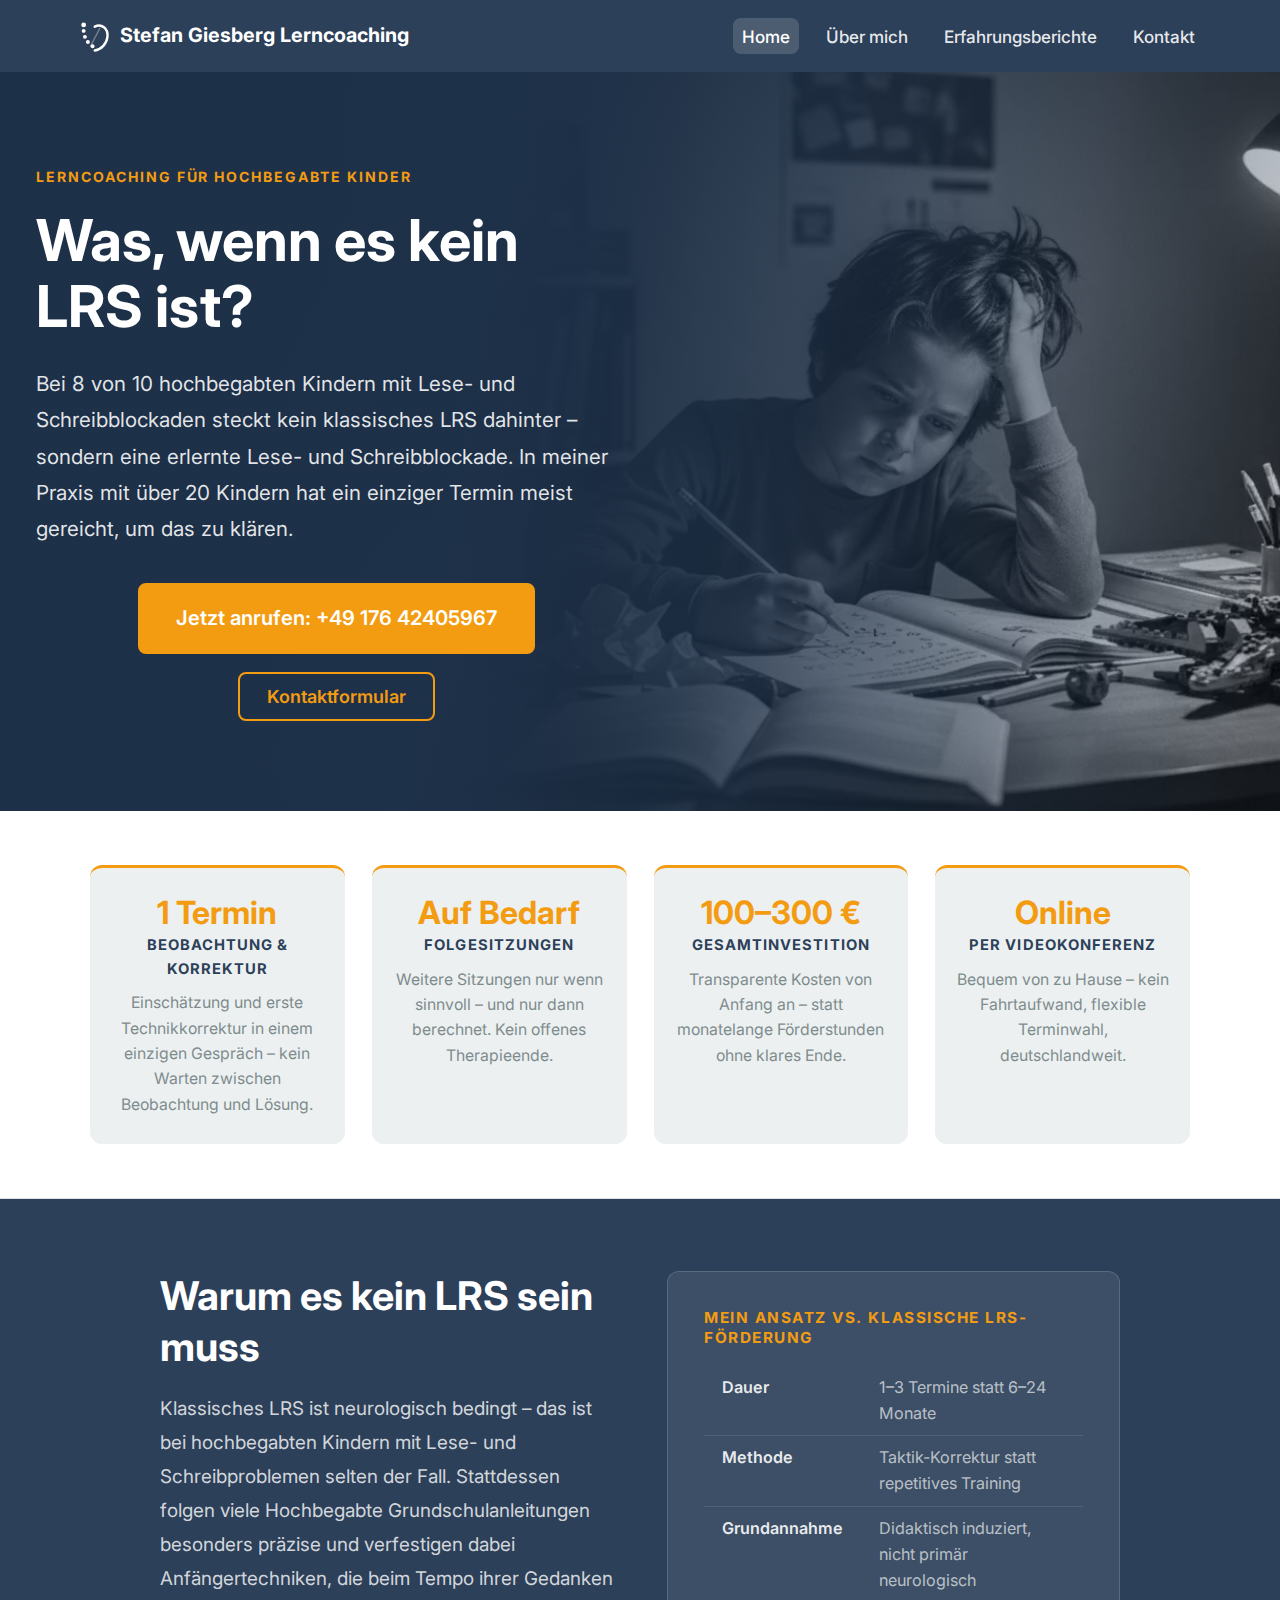
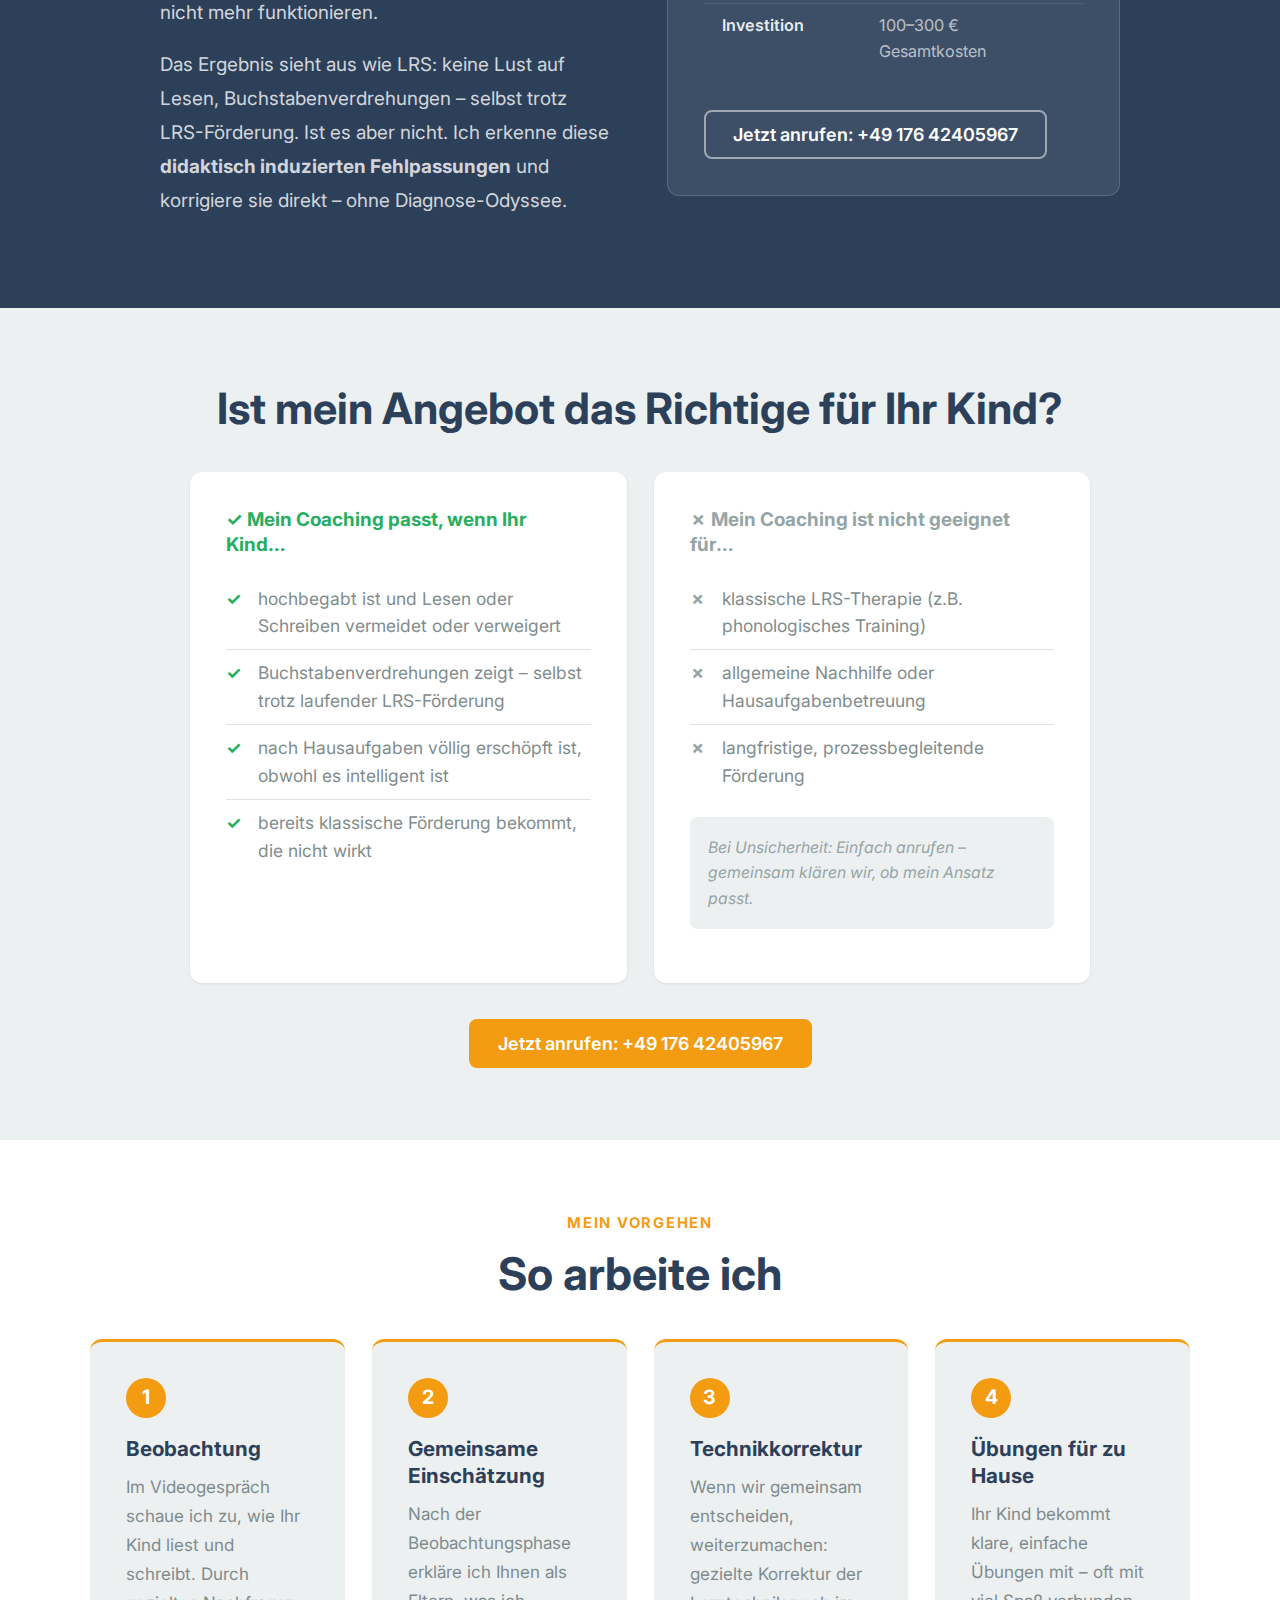
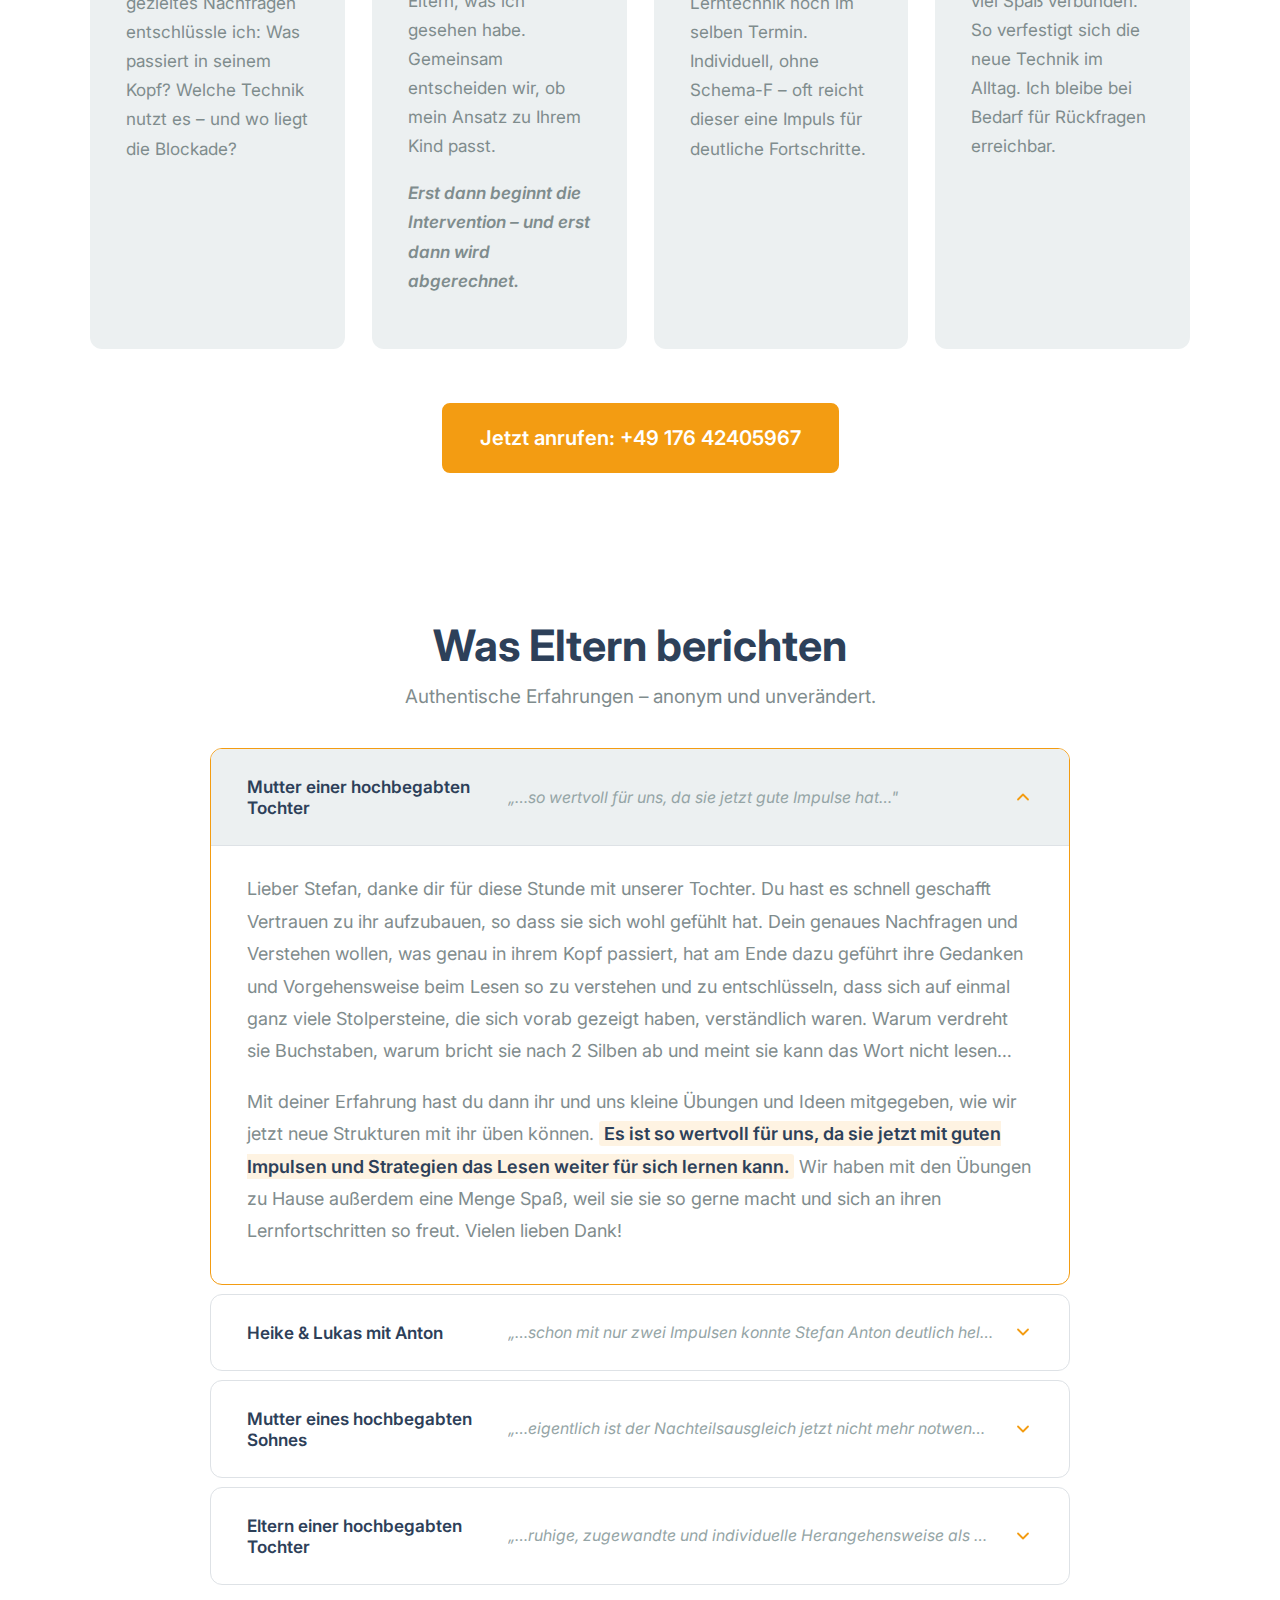
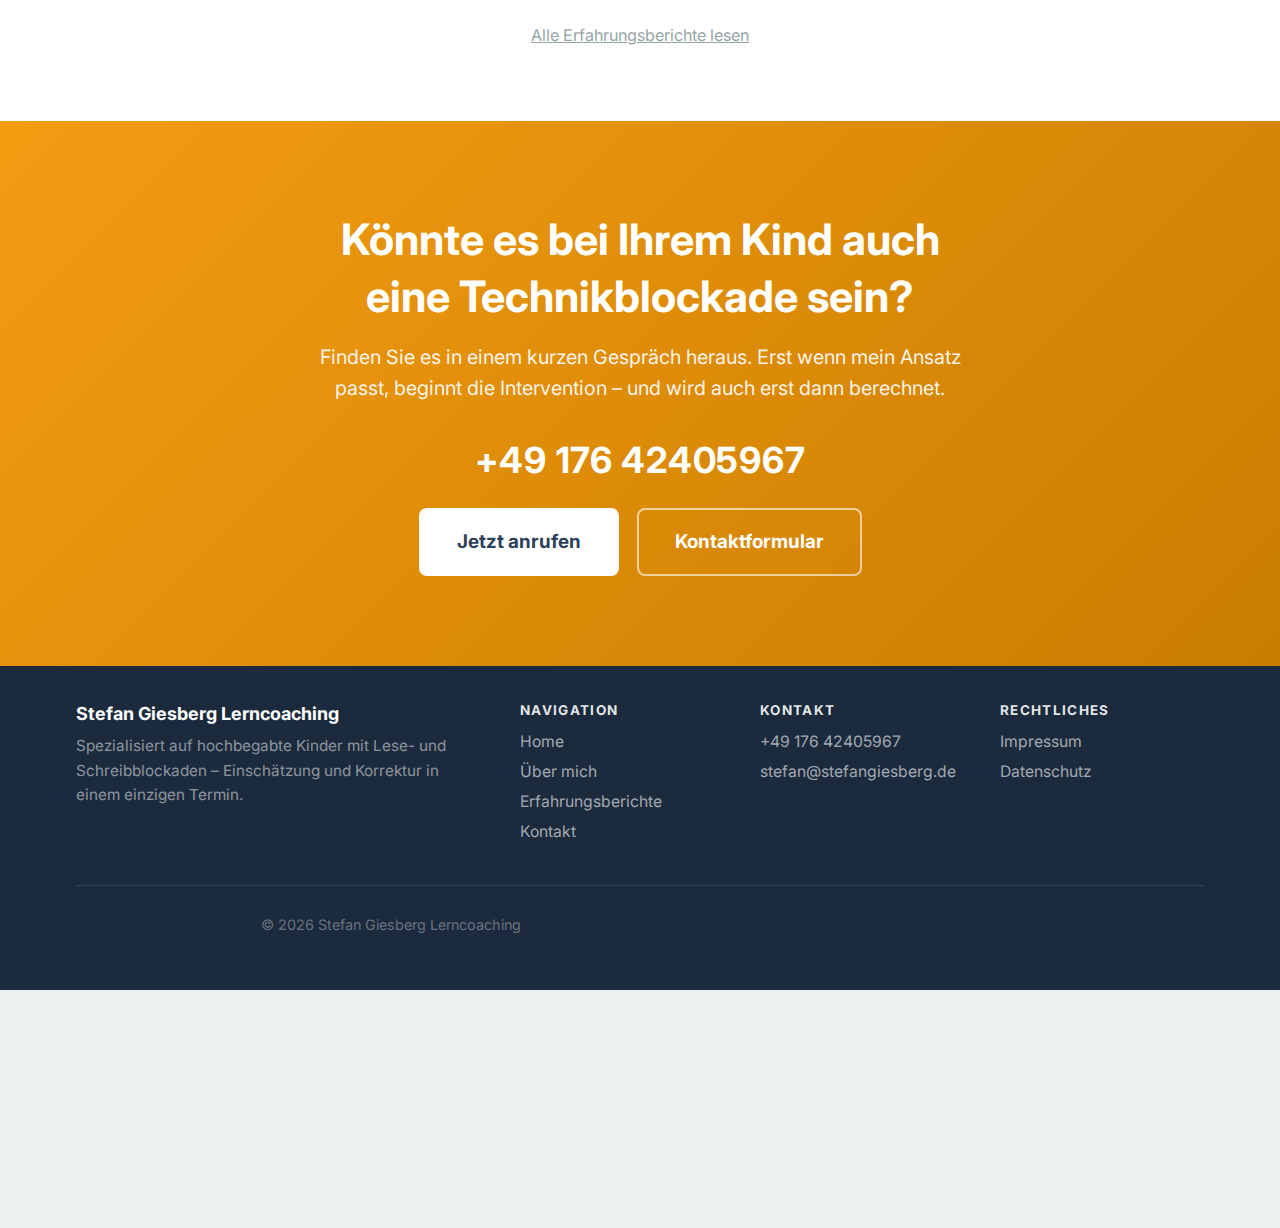
<file: index.html>
<!DOCTYPE html>
<html lang="de">
<head>
  <meta charset="UTF-8">
  <meta http-equiv="refresh" content="0; url=website/index.html">
  <title>Stefan Giesberg Lerncoaching</title>
</head>
<body>
  <p>Weiterleitung... <a href="website/index.html">Hier klicken falls keine automatische Weiterleitung.</a></p>
</body>
</html>
</file>
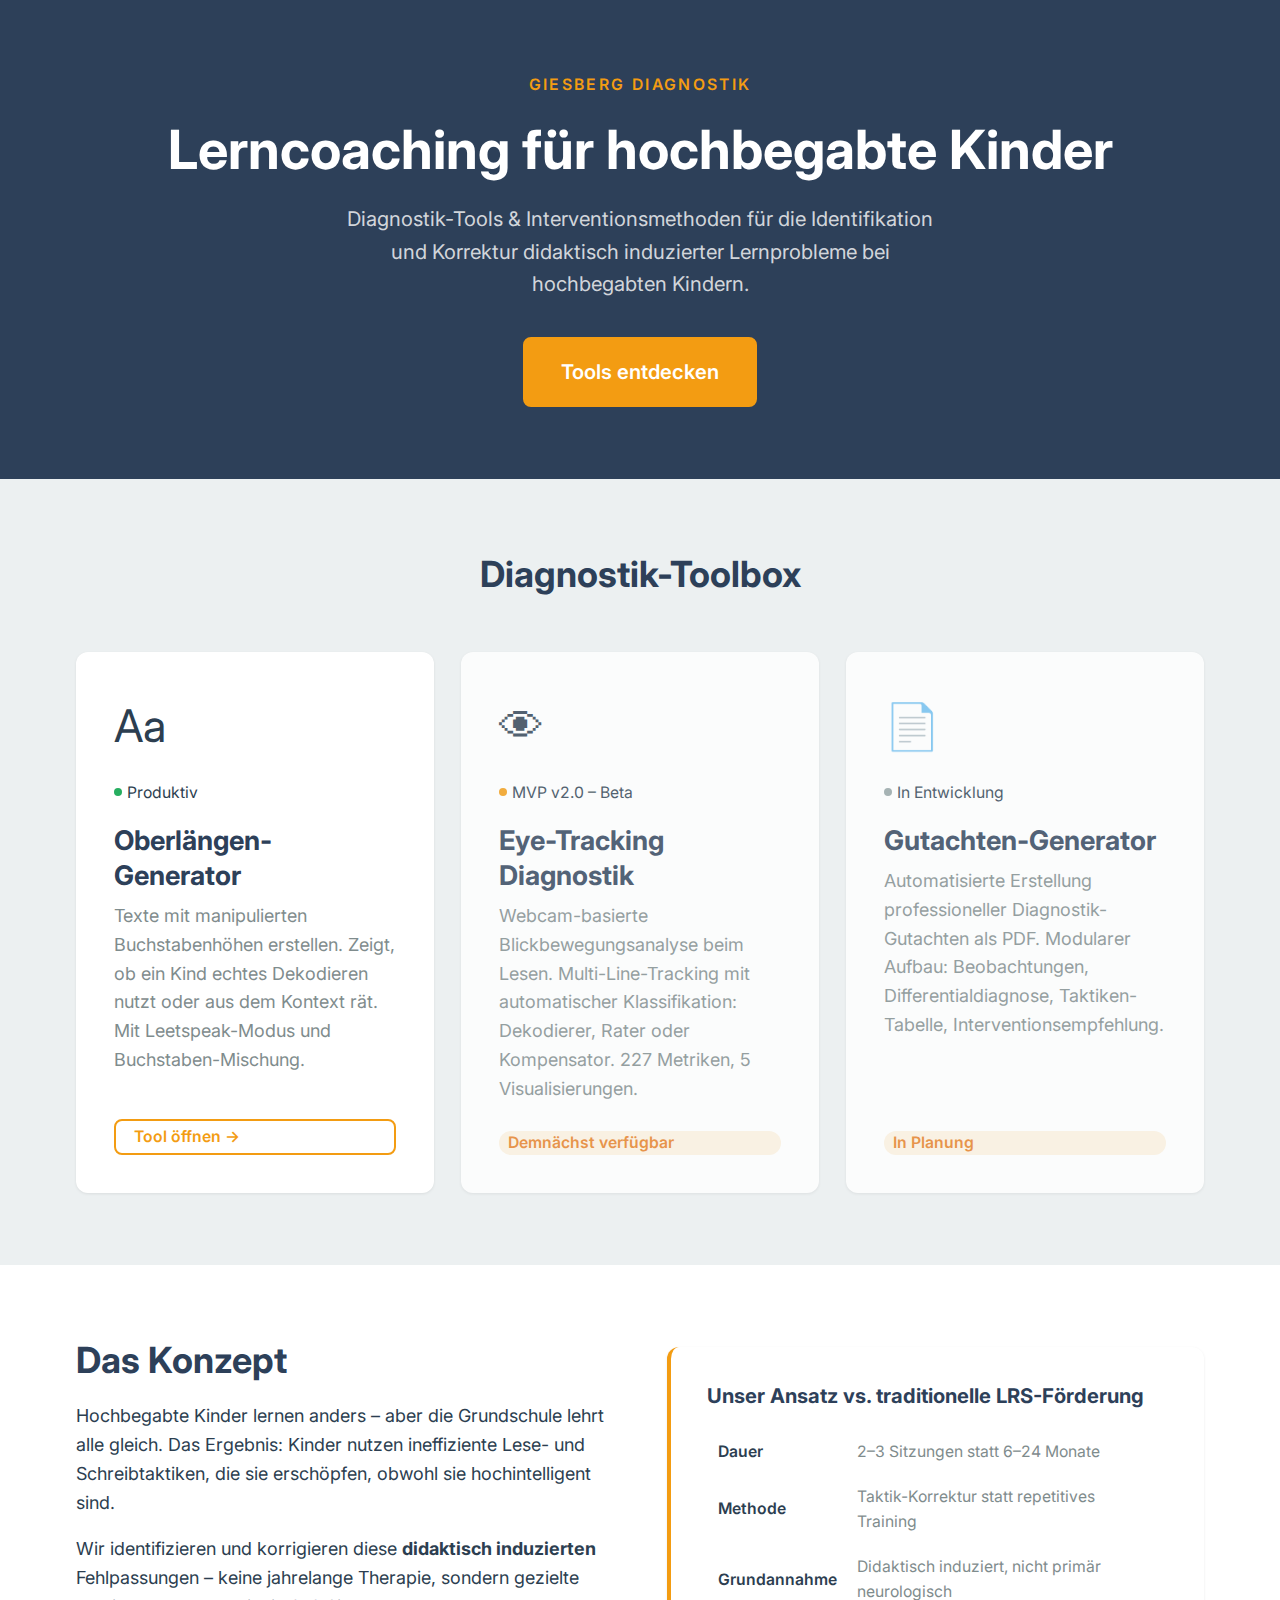
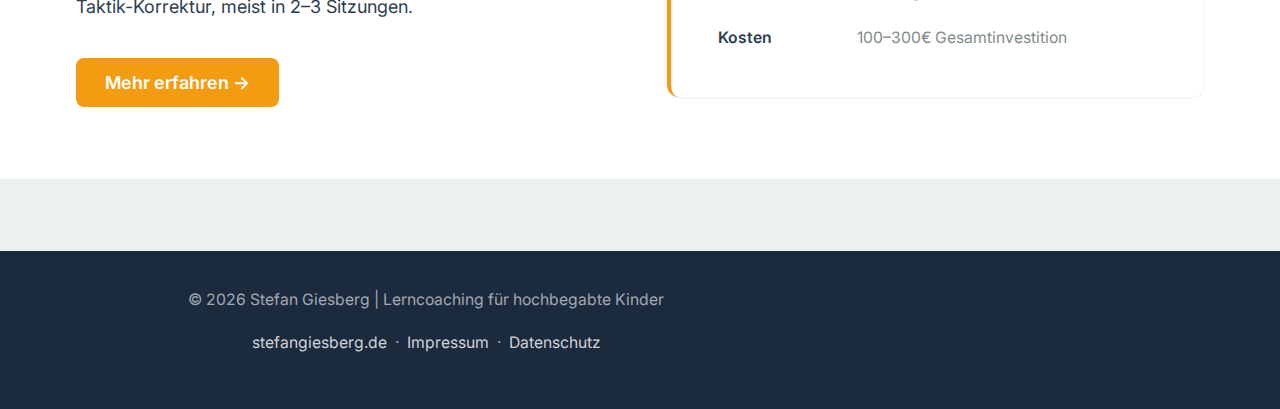
<file: portal/index.html>
<!DOCTYPE html>
<html lang="de">
<head>
  <meta charset="UTF-8">
  <meta name="viewport" content="width=device-width, initial-scale=1.0">
  <title>Stefan Giesberg | Diagnostik-Tools</title>
  <link rel="stylesheet" href="../shared/css/giesberg-design.css">
  <link rel="preconnect" href="https://fonts.googleapis.com">
  <link href="https://fonts.googleapis.com/css2?family=Inter:wght@400;500;600;700&display=swap" rel="stylesheet">
  <style>
    /* Portal-spezifische Styles */
    .hero {
      background: var(--color-primary);
      color: var(--color-white);
      padding: var(--space-3xl) 0;
      text-align: center;
    }

    .hero h1 {
      color: var(--color-white);
      font-size: clamp(2rem, 5vw, 3rem);
      margin-bottom: var(--space-md);
    }

    .hero__subtitle {
      font-size: var(--font-size-lg);
      color: rgba(255, 255, 255, 0.8);
      max-width: 600px;
      margin: 0 auto var(--space-xl);
    }

    .hero__brand {
      font-size: var(--font-size-sm);
      color: var(--color-accent);
      font-weight: 600;
      text-transform: uppercase;
      letter-spacing: 0.15em;
      margin-bottom: var(--space-md);
    }

    .tools-section {
      padding: var(--space-3xl) 0;
    }

    .tools-section h2 {
      text-align: center;
      margin-bottom: var(--space-2xl);
    }

    .tool-card {
      background: var(--color-white);
      border-radius: var(--border-radius-lg);
      box-shadow: var(--shadow-sm);
      padding: var(--space-xl);
      transition: all var(--transition-base);
      display: flex;
      flex-direction: column;
      height: 100%;
      border: 2px solid transparent;
    }

    .tool-card:hover {
      box-shadow: var(--shadow-lg);
      transform: translateY(-4px);
      border-color: var(--color-accent);
    }

    .tool-card__icon {
      font-size: 2.5rem;
      margin-bottom: var(--space-md);
    }

    .tool-card__title {
      font-size: var(--font-size-xl);
      color: var(--color-primary);
      margin-bottom: var(--space-sm);
    }

    .tool-card__description {
      color: var(--color-text-light);
      flex-grow: 1;
      margin-bottom: var(--space-lg);
    }

    .tool-card__status {
      display: inline-flex;
      align-items: center;
      gap: var(--space-xs);
      font-size: var(--font-size-sm);
      margin-bottom: var(--space-md);
    }

    .status-dot {
      width: 8px;
      height: 8px;
      border-radius: 50%;
      display: inline-block;
    }

    .status-dot--live { background: var(--color-success); }
    .status-dot--beta { background: var(--color-accent); }
    .status-dot--planned { background: var(--color-text-subtle); }

    .about-section {
      background: var(--color-white);
      padding: var(--space-3xl) 0;
    }

    .about-grid {
      display: grid;
      grid-template-columns: 1fr 1fr;
      gap: var(--space-2xl);
      align-items: center;
    }

    @media (max-width: 768px) {
      .about-grid {
        grid-template-columns: 1fr;
      }
    }

    .stat-grid {
      display: grid;
      grid-template-columns: repeat(3, 1fr);
      gap: var(--space-lg);
      text-align: center;
      margin-top: var(--space-2xl);
    }

    .stat__number {
      font-size: var(--font-size-2xl);
      font-weight: 700;
      color: var(--color-accent);
    }

    .stat__label {
      font-size: var(--font-size-sm);
      color: var(--color-text-light);
    }
  </style>
</head>
<body>

  <!-- Hero -->
  <section class="hero">
    <div class="g-container">
      <div class="hero__brand">Giesberg Diagnostik</div>
      <h1>Lerncoaching f&uuml;r hochbegabte Kinder</h1>
      <p class="hero__subtitle">
        Diagnostik-Tools &amp; Interventionsmethoden f&uuml;r die Identifikation und Korrektur
        didaktisch induzierter Lernprobleme bei hochbegabten Kindern.
      </p>
      <a href="#tools" class="g-btn g-btn--primary g-btn--lg">Tools entdecken</a>
    </div>
  </section>

  <!-- Tools -->
  <section class="tools-section" id="tools">
    <div class="g-container">
      <h2>Diagnostik-Toolbox</h2>
      <div class="g-grid g-grid--3">

        <!-- Oberl&auml;ngen-Generator -->
        <a href="../tools/oberlaengen-generator/index.html" style="text-decoration: none; color: inherit;">
          <div class="tool-card">
            <div class="tool-card__icon">Aa</div>
            <div class="tool-card__status">
              <span class="status-dot status-dot--live"></span>
              Produktiv
            </div>
            <h3 class="tool-card__title">Oberl&auml;ngen-Generator</h3>
            <p class="tool-card__description">
              Texte mit manipulierten Buchstabenh&ouml;hen erstellen. Zeigt, ob ein Kind echtes
              Dekodieren nutzt oder aus dem Kontext r&auml;t. Mit Leetspeak-Modus und
              Buchstaben-Mischung.
            </p>
            <span class="g-btn g-btn--outline g-btn--sm">Tool &ouml;ffnen &rarr;</span>
          </div>
        </a>

        <!-- Eye-Tracking -->
        <div class="tool-card" style="opacity: 0.8;">
          <div class="tool-card__icon">&#128065;</div>
          <div class="tool-card__status">
            <span class="status-dot status-dot--beta"></span>
            MVP v2.0 &ndash; Beta
          </div>
          <h3 class="tool-card__title">Eye-Tracking Diagnostik</h3>
          <p class="tool-card__description">
            Webcam-basierte Blickbewegungsanalyse beim Lesen. Multi-Line-Tracking mit
            automatischer Klassifikation: Dekodierer, Rater oder Kompensator.
            227 Metriken, 5 Visualisierungen.
          </p>
          <span class="g-badge g-badge--accent">Demnächst verf&uuml;gbar</span>
        </div>

        <!-- Gutachten-Generator -->
        <div class="tool-card" style="opacity: 0.8;">
          <div class="tool-card__icon">&#128196;</div>
          <div class="tool-card__status">
            <span class="status-dot status-dot--planned"></span>
            In Entwicklung
          </div>
          <h3 class="tool-card__title">Gutachten-Generator</h3>
          <p class="tool-card__description">
            Automatisierte Erstellung professioneller Diagnostik-Gutachten als PDF.
            Modularer Aufbau: Beobachtungen, Differentialdiagnose, Taktiken-Tabelle,
            Interventionsempfehlung.
          </p>
          <span class="g-badge g-badge--accent">In Planung</span>
        </div>

      </div>
    </div>
  </section>

  <!-- Konzept-Kurzfassung -->
  <section class="about-section">
    <div class="g-container">
      <div class="about-grid">
        <div>
          <h2>Das Konzept</h2>
          <p>
            Hochbegabte Kinder lernen anders &ndash; aber die Grundschule lehrt alle gleich.
            Das Ergebnis: Kinder nutzen ineffiziente Lese- und Schreibtaktiken, die sie
            ersch&ouml;pfen, obwohl sie hochintelligent sind.
          </p>
          <p>
            Wir identifizieren und korrigieren diese <strong>didaktisch induzierten</strong>
            Fehlpassungen &ndash; keine jahrelange Therapie, sondern gezielte Taktik-Korrektur,
            meist in 2&ndash;3 Sitzungen.
          </p>
          <a href="https://stefangiesberg.de" class="g-btn g-btn--primary g-mt-md" target="_blank">
            Mehr erfahren &rarr;
          </a>
        </div>
        <div>
          <div class="g-card g-card--accent">
            <h4>Unser Ansatz vs. traditionelle LRS-F&ouml;rderung</h4>
            <table style="width: 100%; margin-top: var(--space-md); font-size: var(--font-size-sm);">
              <tr style="border-bottom: 1px solid var(--color-border);">
                <td style="padding: var(--space-sm); font-weight: 600;">Dauer</td>
                <td style="padding: var(--space-sm); color: var(--color-text-light);">2&ndash;3 Sitzungen statt 6&ndash;24 Monate</td>
              </tr>
              <tr style="border-bottom: 1px solid var(--color-border);">
                <td style="padding: var(--space-sm); font-weight: 600;">Methode</td>
                <td style="padding: var(--space-sm); color: var(--color-text-light);">Taktik-Korrektur statt repetitives Training</td>
              </tr>
              <tr style="border-bottom: 1px solid var(--color-border);">
                <td style="padding: var(--space-sm); font-weight: 600;">Grundannahme</td>
                <td style="padding: var(--space-sm); color: var(--color-text-light);">Didaktisch induziert, nicht prim&auml;r neurologisch</td>
              </tr>
              <tr>
                <td style="padding: var(--space-sm); font-weight: 600;">Kosten</td>
                <td style="padding: var(--space-sm); color: var(--color-text-light);">100&ndash;300&euro; Gesamtinvestition</td>
              </tr>
            </table>
          </div>
        </div>
      </div>
    </div>
  </section>

  <!-- Footer -->
  <footer class="g-footer">
    <div class="g-container">
      <p>&copy; 2026 Stefan Giesberg | Lerncoaching f&uuml;r hochbegabte Kinder</p>
      <p class="g-mt-sm">
        <a href="https://stefangiesberg.de" target="_blank">stefangiesberg.de</a>
        &nbsp;&middot;&nbsp;
        <a href="https://stefangiesberg.de/impressum" target="_blank">Impressum</a>
        &nbsp;&middot;&nbsp;
        <a href="https://stefangiesberg.de/datenschutz" target="_blank">Datenschutz</a>
      </p>
    </div>
  </footer>

</body>
</html>
</file>
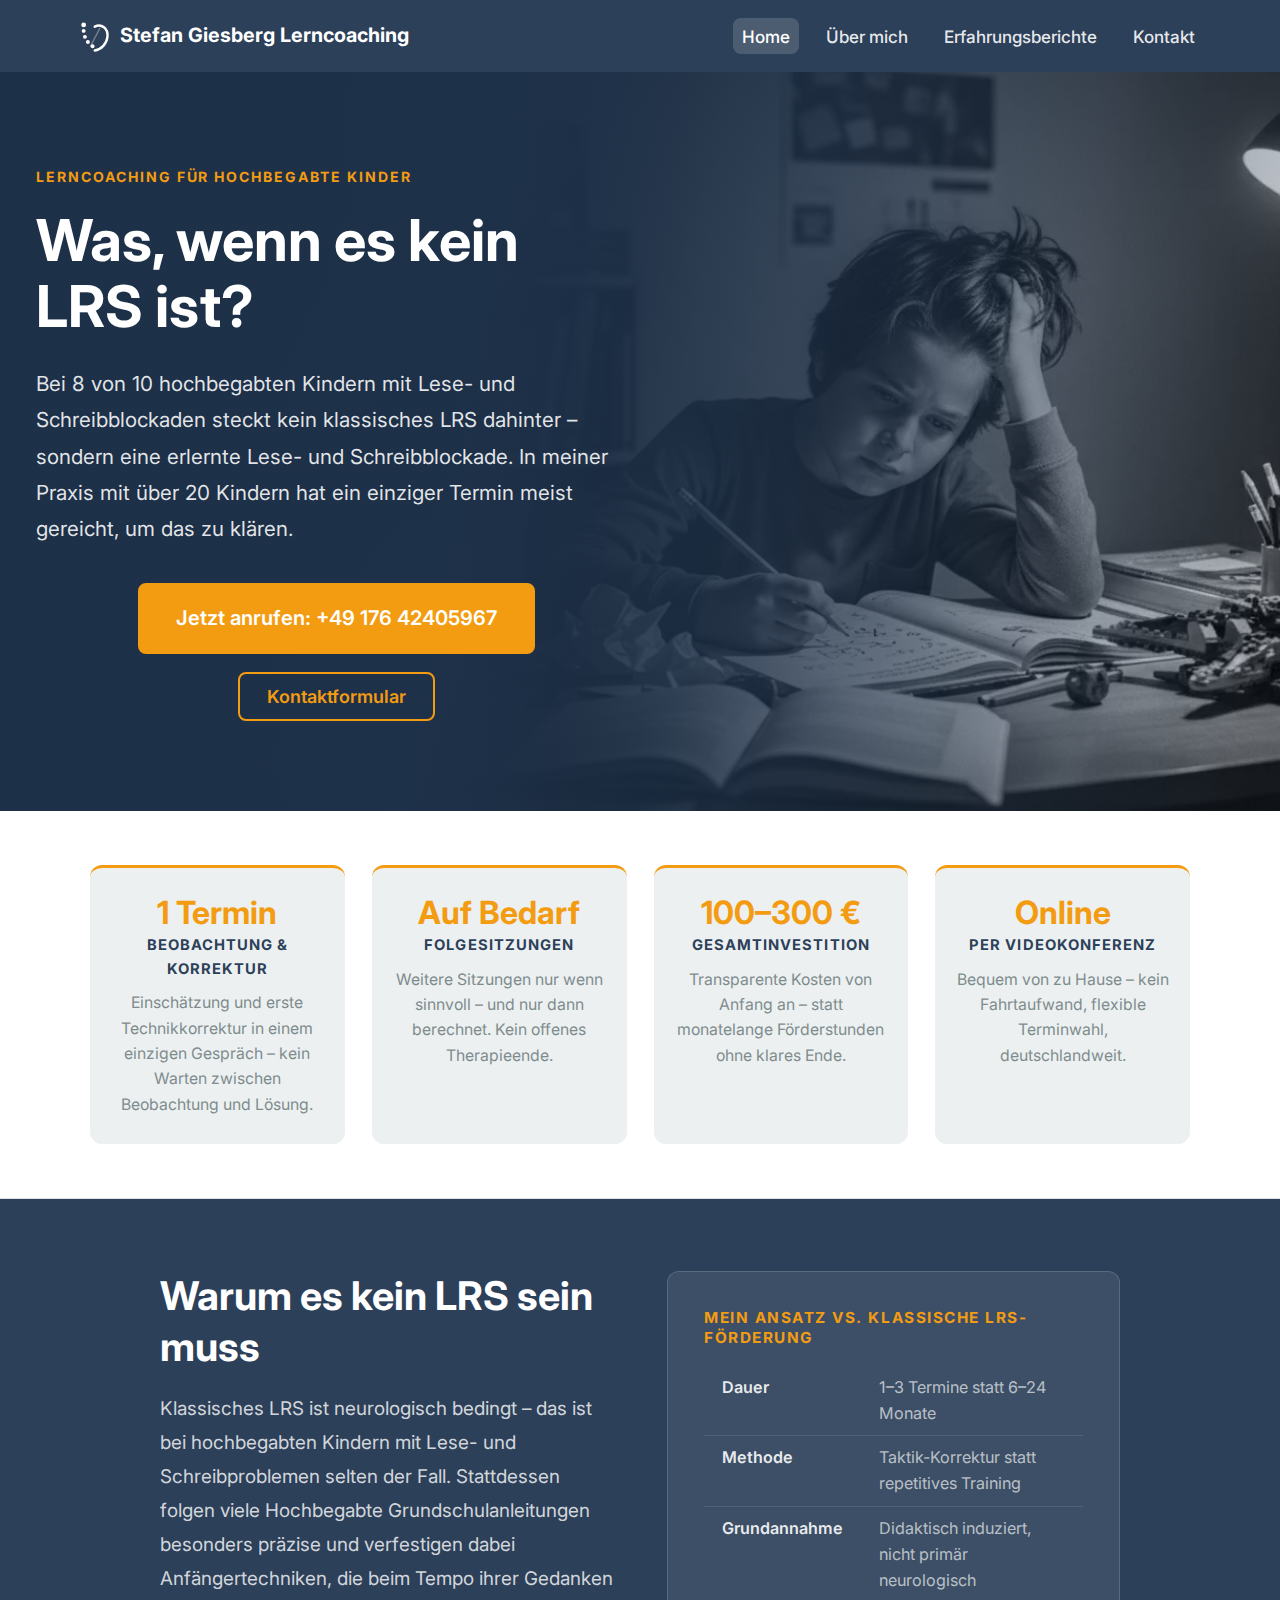
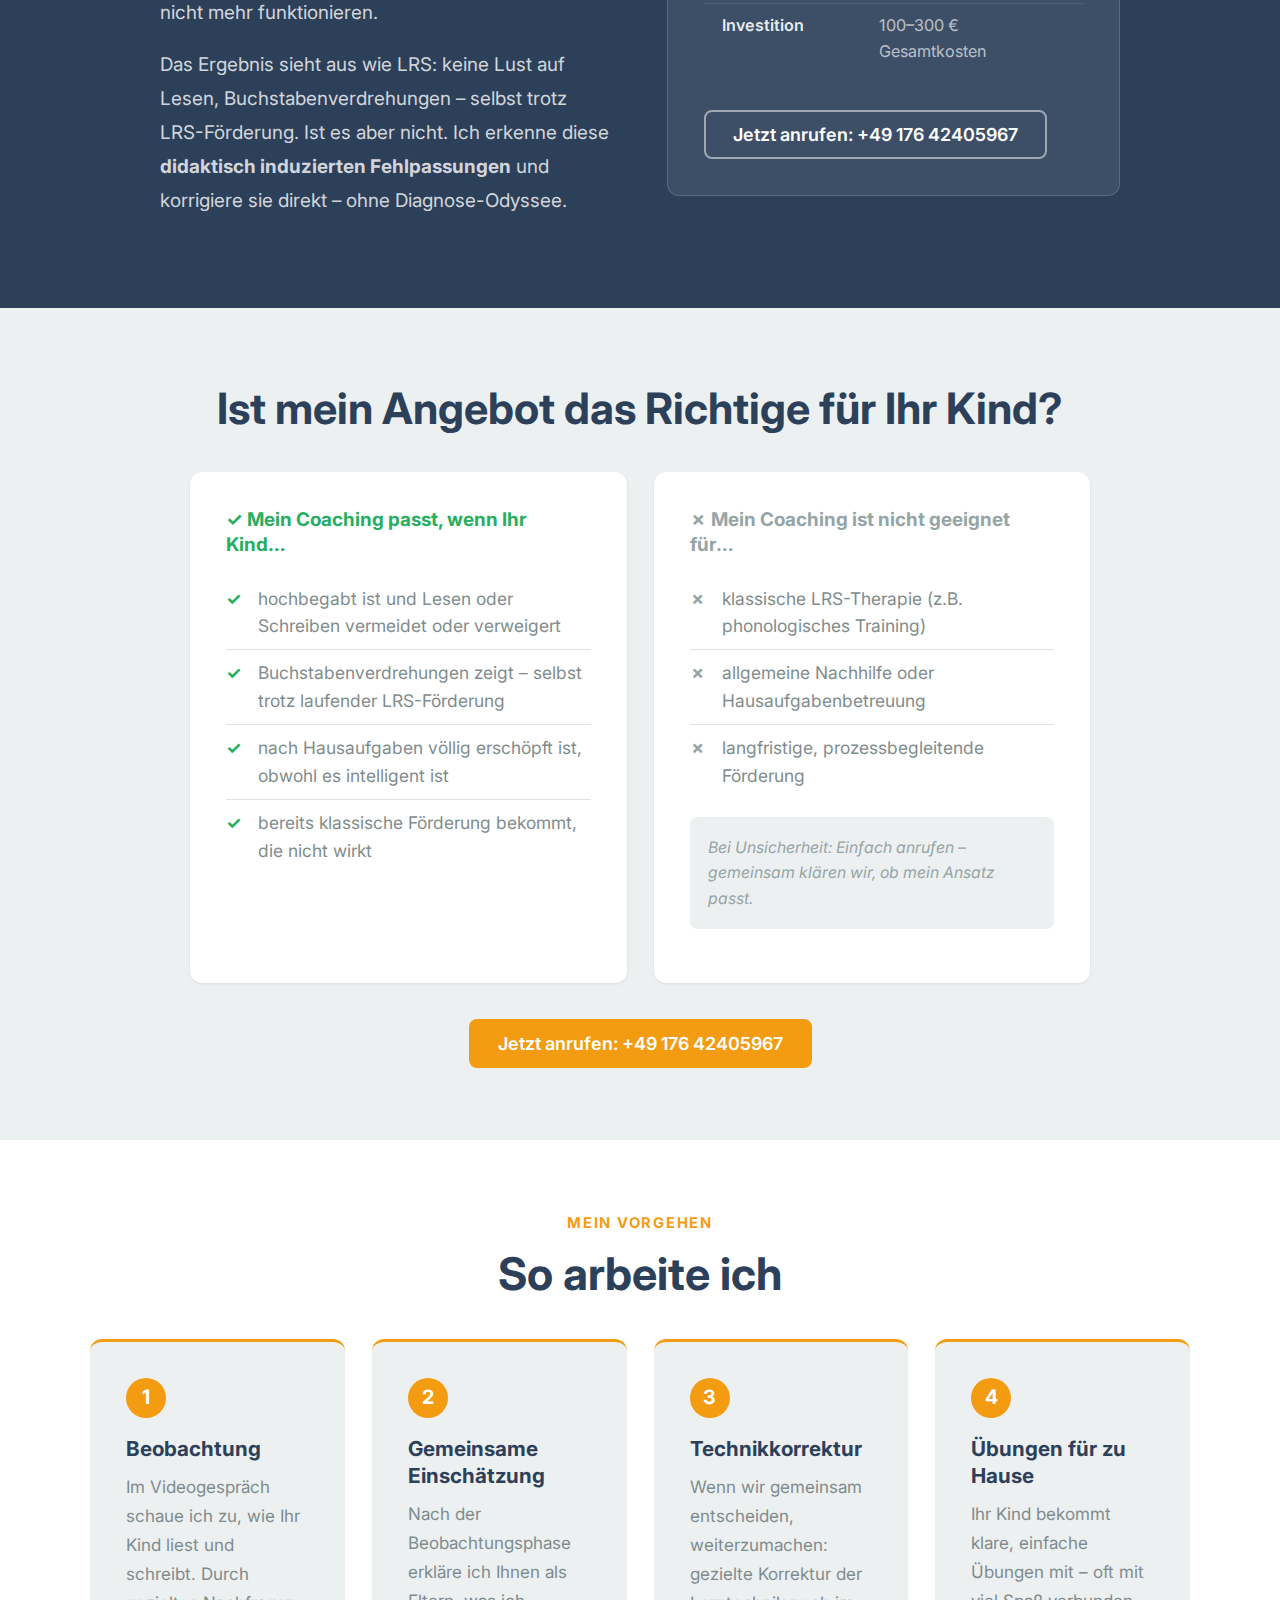
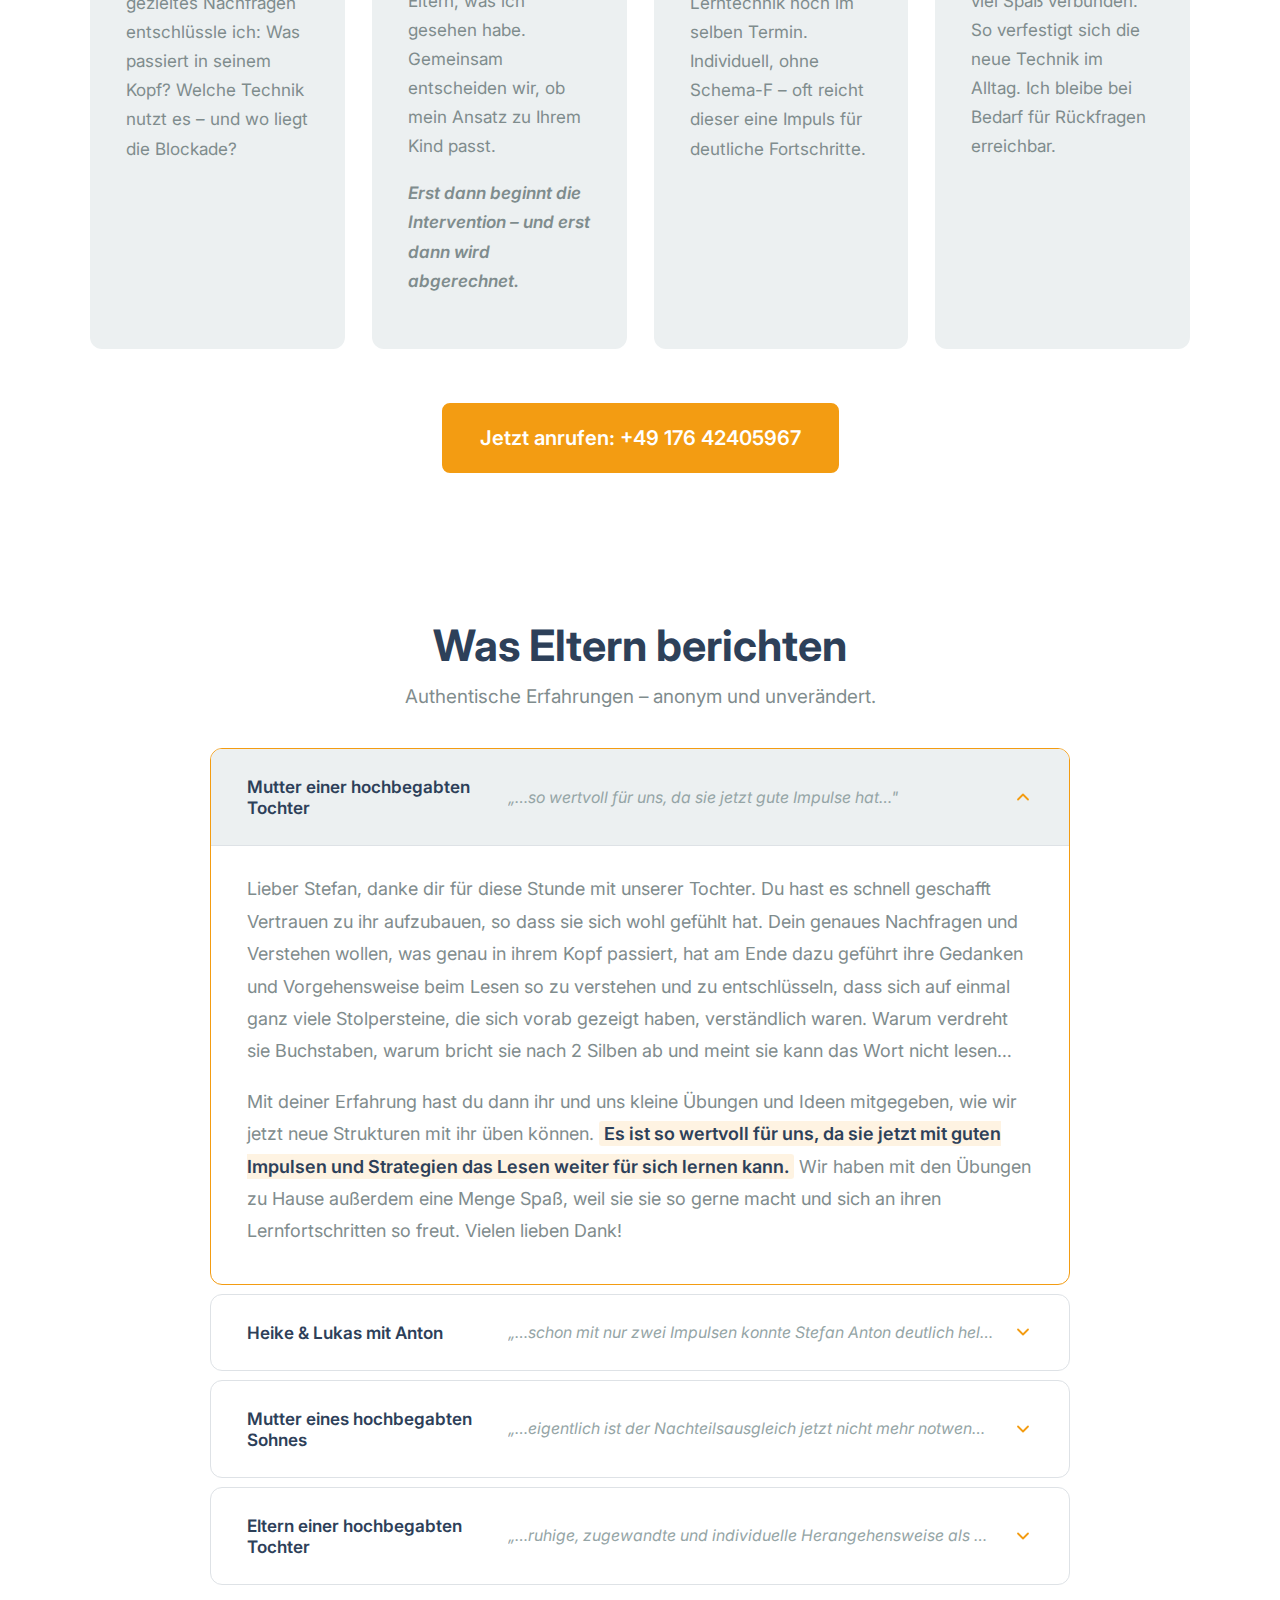
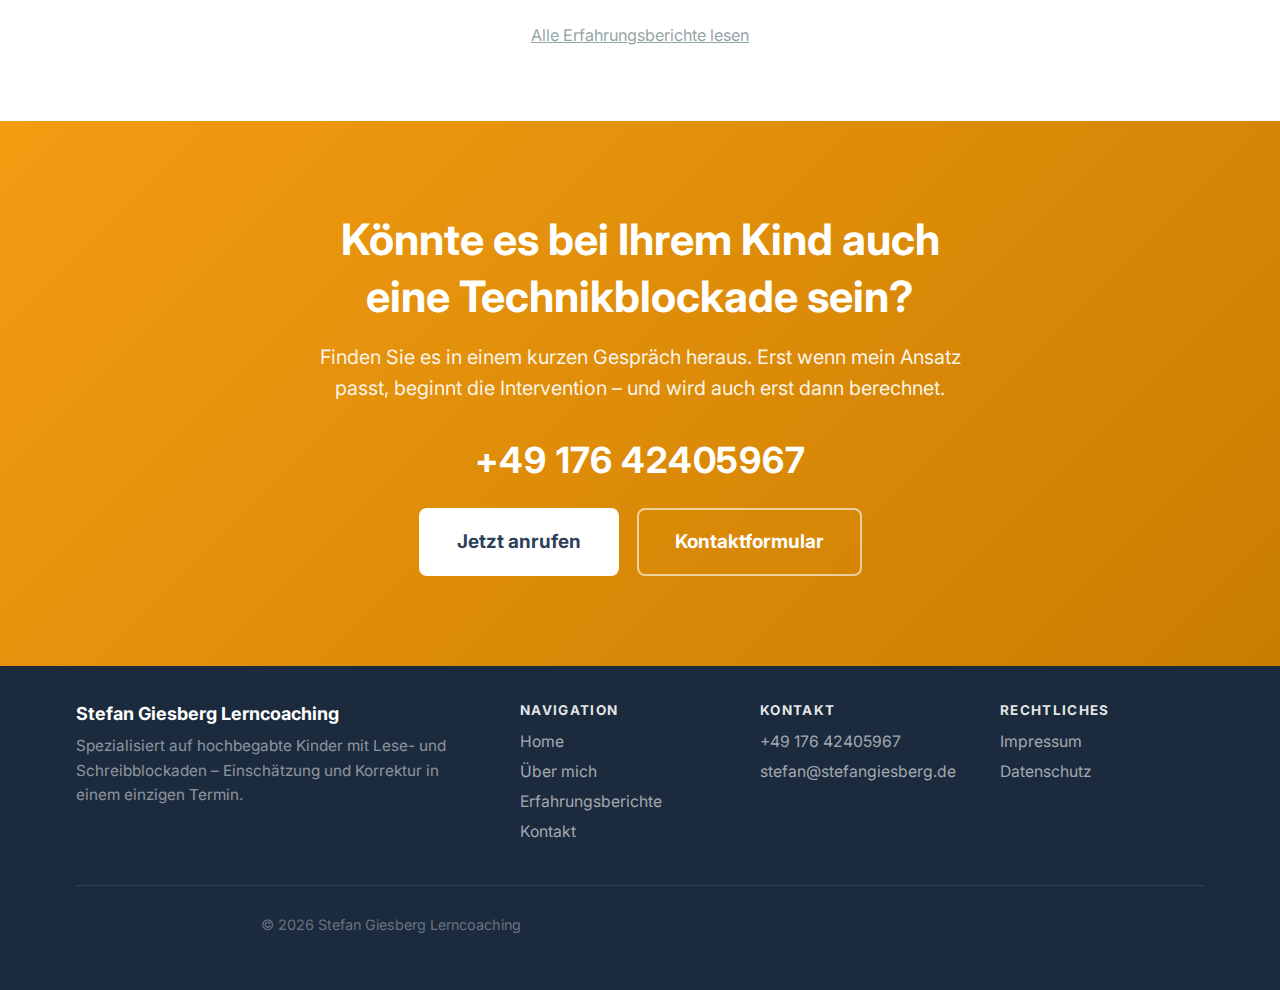
<file: website/index.html>
<!DOCTYPE html>
<html lang="de">
<head>
  <meta charset="UTF-8">
  <meta name="viewport" content="width=device-width, initial-scale=1.0">
  <meta name="description" content="Lerncoaching für hochbegabte Kinder mit Lese- und Schreibblockaden. Einschätzung und erste Korrektur in einem einzigen Termin – ohne jahrelange Therapie.">
  <title>Stefan Giesberg Lerncoaching – Hochbegabtenförderung &amp; Lernblockaden</title>
  <link rel="stylesheet" href="../shared/css/giesberg-design.css">
  <link rel="stylesheet" href="assets/css/website.css">
  <link rel="preconnect" href="https://fonts.googleapis.com">
  <link href="https://fonts.googleapis.com/css2?family=Inter:wght@400;500;600;700&display=swap" rel="stylesheet">
  <style>
    /* === HERO === */
    .hero {
      position: relative;
      min-height: 520px;
      display: flex;
      align-items: center;
      background:
        linear-gradient(100deg, rgba(30,50,75,0.97) 38%, rgba(30,50,75,0.72) 62%, rgba(30,50,75,0.15) 100%),
        url('assets/img/hero-junge.webp') center 30% / cover no-repeat;
      color: var(--color-white);
      padding: calc(var(--space-xl) * 2.5) var(--space-xl);
    }

    .hero-inner {
      max-width: 600px;
      margin: 0;
    }

    .hero-eyebrow {
      display: inline-block;
      font-size: 0.78rem;
      font-weight: 700;
      letter-spacing: 0.14em;
      text-transform: uppercase;
      color: var(--color-accent);
      margin-bottom: var(--space-md);
    }

    .hero h1 {
      font-size: clamp(2rem, 4.5vw, 3.2rem);
      margin-bottom: var(--space-lg);
      font-weight: 700;
      line-height: 1.15;
      color: var(--color-white) !important;
    }

    .hero p {
      font-size: clamp(1rem, 1.8vw, 1.15rem);
      line-height: 1.75;
      margin-bottom: var(--space-xl);
      color: rgba(255, 255, 255, 0.88);
      max-width: none;
    }

    @media (max-width: 600px) {
      .hero {
        min-height: auto;
        background-position: 70% center;
        padding: calc(var(--space-xl) * 1.5) var(--space-lg);
      }
      .hero-inner { max-width: 100%; }
    }

    /* === USP-STREIFEN === */
    .usp-section {
      background: var(--color-white);
      padding: calc(var(--space-xl) * 1.5) var(--space-xl);
      border-bottom: 1px solid var(--color-border);
    }

    .usp-inner {
      max-width: 1100px;
      margin: 0 auto;
      display: grid;
      grid-template-columns: repeat(4, 1fr);
      gap: var(--space-lg);
    }

    .usp-card {
      text-align: center;
      padding: var(--space-lg) var(--space-md);
      border-radius: var(--border-radius-lg);
      background: var(--color-light);
      border-top: 3px solid var(--color-accent);
    }

    .usp-number {
      font-size: clamp(1.7rem, 2.5vw, 2.2rem);
      font-weight: 700;
      color: var(--color-accent);
      line-height: 1.1;
      margin-bottom: 4px;
      white-space: nowrap;
    }

    .usp-label {
      font-size: 0.82rem;
      font-weight: 700;
      color: var(--color-primary);
      text-transform: uppercase;
      letter-spacing: 0.07em;
      margin-bottom: var(--space-sm);
    }

    .usp-card p {
      font-size: 0.88rem;
      line-height: 1.6;
      color: var(--color-text-light);
      margin: 0;
      max-width: none;
    }

    @media (max-width: 900px) {
      .usp-inner { grid-template-columns: repeat(2, 1fr); }
    }
    @media (max-width: 500px) {
      .usp-inner { grid-template-columns: 1fr; }
    }

    /* === KONZEPT-SECTION === */
    .konzept-section {
      padding: calc(var(--space-xl) * 2) var(--space-xl);
      background: var(--color-primary);
      color: var(--color-white);
    }

    .konzept-inner {
      max-width: 960px;
      margin: 0 auto;
      display: grid;
      grid-template-columns: 1fr 1fr;
      gap: calc(var(--space-xl) * 1.5);
      align-items: start;
    }

    .konzept-inner h2 {
      color: var(--color-white) !important;
      font-size: clamp(1.6rem, 3.5vw, 2.2rem);
      margin-bottom: var(--space-md);
    }

    .konzept-inner p {
      color: rgba(255, 255, 255, 0.8);
      font-size: 1.05rem;
      line-height: 1.8;
      max-width: none;
    }

    .konzept-card {
      background: rgba(255, 255, 255, 0.08);
      border: 1px solid rgba(255, 255, 255, 0.15);
      border-radius: var(--border-radius-lg);
      padding: var(--space-xl);
    }

    .konzept-card h4 {
      color: var(--color-accent) !important;
      font-size: 0.85rem;
      text-transform: uppercase;
      letter-spacing: 0.1em;
      margin-bottom: var(--space-md);
    }

    .konzept-table {
      width: 100%;
      border-collapse: collapse;
    }

    .konzept-table tr {
      border-bottom: 1px solid rgba(255, 255, 255, 0.1);
    }

    .konzept-table tr:last-child { border-bottom: none; }

    .konzept-table td {
      padding: var(--space-sm) var(--space-md);
      font-size: 0.9rem;
      vertical-align: top;
      line-height: 1.6;
    }

    .konzept-table td:first-child {
      font-weight: 600;
      color: rgba(255, 255, 255, 0.9);
      width: 38%;
      white-space: nowrap;
    }

    .konzept-table td:last-child { color: rgba(255, 255, 255, 0.65); }

    @media (max-width: 768px) {
      .konzept-inner { grid-template-columns: 1fr; }
    }

    /* === STEPS SECTION === */
    .steps-section {
      padding: calc(var(--space-xl) * 2) var(--space-xl);
      background: var(--color-white);
    }

    .steps-header {
      text-align: center;
      max-width: 700px;
      margin: 0 auto var(--space-xl);
    }

    .steps-header .overline {
      font-size: 0.82rem;
      font-weight: 700;
      color: var(--color-accent);
      text-transform: uppercase;
      letter-spacing: 0.12em;
      margin-bottom: var(--space-sm);
      display: block;
    }

    .steps-header h2 {
      font-size: clamp(1.8rem, 4vw, 2.5rem);
      color: var(--color-primary);
      margin-bottom: 0;
    }

    .steps-grid {
      display: grid;
      grid-template-columns: repeat(auto-fit, minmax(240px, 1fr));
      gap: var(--space-lg);
      max-width: 1100px;
      margin: 0 auto;
    }

    .step-card {
      background: var(--color-light);
      border-radius: var(--border-radius-lg);
      padding: var(--space-xl);
      border-top: 3px solid var(--color-accent);
      transition: box-shadow var(--transition-base);
    }

    .step-card:hover {
      box-shadow: var(--shadow-md);
    }

    .step-number {
      display: inline-flex;
      align-items: center;
      justify-content: center;
      width: 40px;
      height: 40px;
      background: var(--color-accent);
      color: var(--color-white);
      border-radius: 50%;
      font-size: 1.1rem;
      font-weight: 700;
      margin-bottom: var(--space-md);
    }

    .step-card h3 {
      font-size: 1.15rem;
      color: var(--color-primary);
      margin-bottom: var(--space-sm);
    }

    .step-card p {
      font-size: 0.95rem;
      line-height: 1.7;
      color: var(--color-text-light);
      max-width: none;
    }

    .step-note {
      margin-top: var(--space-sm);
      font-size: 0.82rem;
      font-style: italic;
      color: var(--color-accent);
      font-weight: 600;
    }

    /* === FUER WEN SECTION === */
    .fuerwen-section {
      padding: calc(var(--space-xl) * 2) var(--space-xl);
      background: var(--color-light);
    }

    .fuerwen-inner {
      max-width: 900px;
      margin: 0 auto;
    }

    .fuerwen-inner > h2 {
      text-align: center;
      margin-bottom: var(--space-xl);
      color: var(--color-primary);
      font-size: clamp(1.8rem, 4vw, 2.4rem);
    }

    .fuerwen-grid {
      display: grid;
      grid-template-columns: 1fr 1fr;
      gap: var(--space-lg);
    }

    @media (max-width: 700px) {
      .fuerwen-grid { grid-template-columns: 1fr; }
    }

    .fuerwen-box {
      background: var(--color-white);
      border-radius: var(--border-radius-lg);
      padding: var(--space-xl);
      box-shadow: var(--shadow-sm);
    }

    .fuerwen-box h3 {
      font-size: 1.05rem;
      margin-bottom: var(--space-md);
    }

    .fuerwen-box.yes h3 { color: var(--color-success); }
    .fuerwen-box.no h3 { color: var(--color-text-subtle); }

    .fuerwen-list {
      list-style: none;
      padding: 0;
      margin: 0;
    }

    .fuerwen-list li {
      padding: var(--space-sm) 0 var(--space-sm) 1.8rem;
      position: relative;
      font-size: 0.97rem;
      line-height: 1.6;
      color: var(--color-text-light);
      border-bottom: 1px solid var(--color-border);
    }

    .fuerwen-list li:last-child { border-bottom: none; }

    .fuerwen-list li::before {
      position: absolute;
      left: 0;
      font-weight: 700;
    }

    .fuerwen-box.yes .fuerwen-list li::before {
      content: "✓";
      color: var(--color-success);
    }

    .fuerwen-box.no .fuerwen-list li::before {
      content: "✗";
      color: var(--color-text-subtle);
    }

    .fuerwen-note {
      font-size: 0.88rem;
      color: var(--color-text-subtle);
      font-style: italic;
      margin-top: var(--space-md);
      padding: var(--space-md);
      background: var(--color-light);
      border-radius: var(--border-radius);
    }

    /* === TESTIMONIALS ACCORDION === */
    .testimonials-section {
      padding: calc(var(--space-xl) * 2) var(--space-xl);
      background: var(--color-white);
    }

    .testimonials-section-inner {
      max-width: 860px;
      margin: 0 auto;
    }

    .testimonials-section-inner > h2 {
      text-align: center;
      font-size: clamp(1.8rem, 4vw, 2.4rem);
      color: var(--color-primary);
      margin-bottom: var(--space-sm);
    }

    .testimonials-section-inner > p.section-lead {
      text-align: center;
      font-size: 1.05rem;
      color: var(--color-text-light);
      margin-bottom: var(--space-xl);
      max-width: none;
    }

    .accordion {
      display: flex;
      flex-direction: column;
      gap: var(--space-sm);
    }

    .accordion-item {
      border: 1px solid var(--color-border);
      border-radius: var(--border-radius-lg);
      overflow: hidden;
    }

    .accordion-item.is-open {
      border-color: var(--color-accent);
    }

    .accordion-trigger {
      width: 100%;
      display: flex;
      align-items: center;
      justify-content: space-between;
      gap: var(--space-md);
      padding: var(--space-lg) var(--space-xl);
      background: none;
      border: none;
      cursor: pointer;
      text-align: left;
      font-family: inherit;
      transition: background var(--transition-base);
    }

    .accordion-trigger:hover {
      background: var(--color-light);
    }

    .accordion-item.is-open .accordion-trigger {
      background: var(--color-light);
    }

    .accordion-author {
      font-size: 0.95rem;
      font-weight: 600;
      color: var(--color-primary);
      flex: 1;
    }

    .accordion-preview {
      font-size: 0.88rem;
      color: var(--color-text-subtle);
      font-style: italic;
      flex: 2;
      white-space: nowrap;
      overflow: hidden;
      text-overflow: ellipsis;
    }

    @media (max-width: 600px) {
      .accordion-preview { display: none; }
    }

    .accordion-icon {
      width: 20px;
      height: 20px;
      flex-shrink: 0;
      color: var(--color-accent);
      transition: transform 0.25s ease;
    }

    .accordion-item.is-open .accordion-icon {
      transform: rotate(180deg);
    }

    .accordion-body {
      display: none;
      padding: var(--space-lg) var(--space-xl) var(--space-xl);
      border-top: 1px solid var(--color-border);
    }

    .accordion-item.is-open .accordion-body {
      display: block;
    }

    .accordion-text {
      font-size: 1rem;
      line-height: 1.8;
      color: var(--color-text-light);
    }

    .accordion-text p {
      margin-bottom: var(--space-md);
      max-width: none;
    }

    .accordion-text p:last-child { margin-bottom: 0; }

    .accordion-highlight {
      background: rgba(243, 156, 18, 0.12);
      padding: 2px 5px;
      border-radius: 3px;
      font-weight: 600;
      color: var(--color-primary);
    }

    /* === CTA SECTION === */
    .cta-section {
      background: linear-gradient(135deg, var(--color-accent) 0%, #c97d00 100%);
      color: var(--color-white);
      padding: calc(var(--space-xl) * 2.5) var(--space-xl);
      text-align: center;
    }

    .cta-content {
      max-width: 680px;
      margin: 0 auto;
    }

    .cta-section h2 {
      font-size: clamp(1.8rem, 4vw, 2.4rem);
      margin-bottom: var(--space-md);
      color: var(--color-white) !important;
    }

    .cta-section p {
      font-size: 1.1rem;
      margin-bottom: var(--space-lg);
      color: rgba(255, 255, 255, 0.92);
      max-width: none;
    }

    .cta-section .g-btn {
      background: var(--color-white);
      color: var(--color-primary);
      font-size: 1.05rem;
      font-weight: 700;
    }

    .cta-section .g-btn:hover {
      background: var(--color-primary);
      color: var(--color-white);
      transform: translateY(-2px);
      text-decoration: none;
    }
  </style>
</head>
<body>

  <!-- Header -->
  <header class="g-page-header">
    <div class="g-container">
      <a href="index.html" class="g-page-header__brand-wrapper">
        <svg class="g-page-header__logo" viewBox="0 0 40 40" fill="none" xmlns="http://www.w3.org/2000/svg" aria-hidden="true">
          <!-- Caterpillar head -->
          <circle cx="9" cy="7" r="2.8" fill="currentColor"/>
          <!-- Caterpillar body segments -->
          <circle cx="9" cy="14" r="2.3" fill="currentColor"/>
          <circle cx="10.5" cy="21" r="2.3" fill="currentColor"/>
          <circle cx="14" cy="27" r="2.3" fill="currentColor"/>
          <circle cx="19.5" cy="32" r="2.3" fill="currentColor"/>
          <!-- Butterfly wing (open stroke, right side) -->
          <path d="M22 9 C30 5 38 11 37 21 C36 29 30 36 22 37" stroke="currentColor" stroke-width="2.8" stroke-linecap="round"/>
          <!-- Diagonal transformation accent -->
          <path d="M28 11 L17 32" stroke="currentColor" stroke-width="1.6" stroke-linecap="round" opacity="0.35"/>
        </svg>
        <span class="g-page-header__brand">Stefan Giesberg Lerncoaching</span>
      </a>
      <button class="nav-hamburger" aria-label="Menü öffnen" aria-expanded="false">
        <span></span>
        <span></span>
        <span></span>
      </button>
      <nav class="g-page-header__nav" id="main-nav">
        <a href="index.html" class="active">Home</a>
        <a href="about.html">Über mich</a>
        <a href="testimonials.html">Erfahrungsberichte</a>
        <a href="contact.html">Kontakt</a>
      </nav>
    </div>
  </header>

  <!-- Hero -->
  <section class="hero">
    <div class="hero-inner">
      <span class="hero-eyebrow">Lerncoaching für hochbegabte Kinder</span>
      <h1>Was, wenn es kein LRS ist?</h1>
      <p>Bei 8 von 10 hochbegabten Kindern mit Lese- und Schreibblockaden steckt kein klassisches LRS dahinter – sondern eine erlernte Lese- und Schreibblockade. In meiner Praxis mit über 20 Kindern hat ein einziger Termin meist gereicht, um das zu klären.</p>
      <div class="cta-btn-group">
        <a href="tel:+4917642405967" class="g-btn g-btn--primary g-btn--lg">Jetzt anrufen: +49 176 42405967</a>
        <a href="contact.html" class="g-btn g-btn--outline">Kontaktformular</a>
      </div>
    </div>
  </section>

  <!-- USP-Streifen -->
  <section class="usp-section">
    <div class="usp-inner">
      <div class="usp-card">
        <div class="usp-number">1 Termin</div>
        <div class="usp-label">Beobachtung &amp; Korrektur</div>
        <p>Einschätzung und erste Technikkorrektur in einem einzigen Gespräch – kein Warten zwischen Beobachtung und Lösung.</p>
      </div>
      <div class="usp-card">
        <div class="usp-number">Auf Bedarf</div>
        <div class="usp-label">Folgesitzungen</div>
        <p>Weitere Sitzungen nur wenn sinnvoll – und nur dann berechnet. Kein offenes Therapieende.</p>
      </div>
      <div class="usp-card">
        <div class="usp-number">100–300&nbsp;€</div>
        <div class="usp-label">Gesamtinvestition</div>
        <p>Transparente Kosten von Anfang an – statt monatelange Förderstunden ohne klares Ende.</p>
      </div>
      <div class="usp-card">
        <div class="usp-number">Online</div>
        <div class="usp-label">Per Videokonferenz</div>
        <p>Bequem von zu Hause – kein Fahrtaufwand, flexible Terminwahl, deutschlandweit.</p>
      </div>
    </div>
  </section>

  <!-- Das Konzept -->
  <section class="konzept-section">
    <div class="konzept-inner">
      <div>
        <h2>Warum es kein LRS sein muss</h2>
        <p>Klassisches LRS ist neurologisch bedingt – das ist bei hochbegabten Kindern mit Lese- und Schreibproblemen selten der Fall. Stattdessen folgen viele Hochbegabte Grundschulanleitungen besonders präzise und verfestigen dabei Anfängertechniken, die beim Tempo ihrer Gedanken nicht mehr funktionieren.</p>
        <p style="margin-top: var(--space-md);">Das Ergebnis sieht aus wie LRS: keine Lust auf Lesen, Buchstabenverdrehungen – selbst trotz LRS-Förderung. Ist es aber nicht. Ich erkenne diese <strong>didaktisch induzierten Fehlpassungen</strong> und korrigiere sie direkt – ohne Diagnose-Odyssee.</p>
      </div>
      <div class="konzept-card">
        <h4>Mein Ansatz vs. klassische LRS-Förderung</h4>
        <table class="konzept-table">
          <tr>
            <td>Dauer</td>
            <td>1–3 Termine statt 6–24 Monate</td>
          </tr>
          <tr>
            <td>Methode</td>
            <td>Taktik-Korrektur statt repetitives Training</td>
          </tr>
          <tr>
            <td>Grundannahme</td>
            <td>Didaktisch induziert, nicht primär neurologisch</td>
          </tr>
          <tr>
            <td>Investition</td>
            <td>100–300&nbsp;€ Gesamtkosten</td>
          </tr>
        </table>
        <div style="margin-top: var(--space-xl);">
          <a href="tel:+4917642405967" class="g-btn g-btn--outline" style="border-color: rgba(255,255,255,0.5); color: var(--color-white);">Jetzt anrufen: +49 176 42405967</a>
        </div>
      </div>
    </div>
  </section>

  <!-- Für wen? -->
  <section class="fuerwen-section">
    <div class="fuerwen-inner">
      <h2>Ist mein Angebot das Richtige für Ihr Kind?</h2>
      <div class="fuerwen-grid">
        <div class="fuerwen-box yes">
          <h3>✓ Mein Coaching passt, wenn Ihr Kind…</h3>
          <ul class="fuerwen-list">
            <li>hochbegabt ist und Lesen oder Schreiben vermeidet oder verweigert</li>
            <li>Buchstabenverdrehungen zeigt – selbst trotz laufender LRS-Förderung</li>
            <li>nach Hausaufgaben völlig erschöpft ist, obwohl es intelligent ist</li>
            <li>bereits klassische Förderung bekommt, die nicht wirkt</li>
          </ul>
        </div>
        <div class="fuerwen-box no">
          <h3>✗ Mein Coaching ist nicht geeignet für…</h3>
          <ul class="fuerwen-list">
            <li>klassische LRS-Therapie (z.B. phonologisches Training)</li>
            <li>allgemeine Nachhilfe oder Hausaufgabenbetreuung</li>
            <li>langfristige, prozessbegleitende Förderung</li>
          </ul>
          <p class="fuerwen-note">Bei Unsicherheit: Einfach anrufen – gemeinsam klären wir, ob mein Ansatz passt.</p>
        </div>
      </div>
      <div style="text-align: center; margin-top: var(--space-xl);">
        <a href="tel:+4917642405967" class="g-btn g-btn--primary">Jetzt anrufen: +49 176 42405967</a>
      </div>
    </div>
  </section>

  <!-- So arbeite ich -->
  <section class="steps-section">
    <div class="section-inner">
      <div class="steps-header">
        <span class="overline">Mein Vorgehen</span>
        <h2>So arbeite ich</h2>
      </div>
      <div class="steps-grid">
        <div class="step-card">
          <div class="step-number">1</div>
          <h3>Beobachtung</h3>
          <p>Im Videogespräch schaue ich zu, wie Ihr Kind liest und schreibt. Durch gezieltes Nachfragen entschlüssle ich: Was passiert in seinem Kopf? Welche Technik nutzt es – und wo liegt die Blockade?</p>
        </div>
        <div class="step-card">
          <div class="step-number">2</div>
          <h3>Gemeinsame Einschätzung</h3>
          <p>Nach der Beobachtungsphase erkläre ich Ihnen als Eltern, was ich gesehen habe. Gemeinsam entscheiden wir, ob mein Ansatz zu Ihrem Kind passt.</p>
          <p class="step-note">Erst dann beginnt die Intervention – und erst dann wird abgerechnet.</p>
        </div>
        <div class="step-card">
          <div class="step-number">3</div>
          <h3>Technikkorrektur</h3>
          <p>Wenn wir gemeinsam entscheiden, weiterzumachen: gezielte Korrektur der Lerntechnik noch im selben Termin. Individuell, ohne Schema-F – oft reicht dieser eine Impuls für deutliche Fortschritte.</p>
        </div>
        <div class="step-card">
          <div class="step-number">4</div>
          <h3>Übungen für zu Hause</h3>
          <p>Ihr Kind bekommt klare, einfache Übungen mit – oft mit viel Spaß verbunden. So verfestigt sich die neue Technik im Alltag. Ich bleibe bei Bedarf für Rückfragen erreichbar.</p>
        </div>
      </div>
      <div style="text-align: center; margin-top: calc(var(--space-xl) * 1.5);">
        <a href="tel:+4917642405967" class="g-btn g-btn--primary g-btn--lg">Jetzt anrufen: +49 176 42405967</a>
      </div>
    </div>
  </section>

  <!-- Erfahrungsberichte -->
  <section class="testimonials-section">
    <div class="testimonials-section-inner">
      <h2>Was Eltern berichten</h2>
      <p class="section-lead">Authentische Erfahrungen – anonym und unverändert.</p>

      <div class="accordion">

        <div class="accordion-item is-open">
          <button class="accordion-trigger" aria-expanded="true">
            <span class="accordion-author">Mutter einer hochbegabten Tochter</span>
            <span class="accordion-preview">„…so wertvoll für uns, da sie jetzt gute Impulse hat…"</span>
            <svg class="accordion-icon" viewBox="0 0 20 20" fill="none" aria-hidden="true">
              <path d="M5 7.5L10 12.5L15 7.5" stroke="currentColor" stroke-width="1.8" stroke-linecap="round" stroke-linejoin="round"/>
            </svg>
          </button>
          <div class="accordion-body">
            <div class="accordion-text">
              <p>Lieber Stefan, danke dir für diese Stunde mit unserer Tochter. Du hast es schnell geschafft Vertrauen zu ihr aufzubauen, so dass sie sich wohl gefühlt hat. Dein genaues Nachfragen und Verstehen wollen, was genau in ihrem Kopf passiert, hat am Ende dazu geführt ihre Gedanken und Vorgehensweise beim Lesen so zu verstehen und zu entschlüsseln, dass sich auf einmal ganz viele Stolpersteine, die sich vorab gezeigt haben, verständlich waren. Warum verdreht sie Buchstaben, warum bricht sie nach 2 Silben ab und meint sie kann das Wort nicht lesen…</p>
              <p>Mit deiner Erfahrung hast du dann ihr und uns kleine Übungen und Ideen mitgegeben, wie wir jetzt neue Strukturen mit ihr üben können. <span class="accordion-highlight">Es ist so wertvoll für uns, da sie jetzt mit guten Impulsen und Strategien das Lesen weiter für sich lernen kann.</span> Wir haben mit den Übungen zu Hause außerdem eine Menge Spaß, weil sie sie so gerne macht und sich an ihren Lernfortschritten so freut. Vielen lieben Dank!</p>
            </div>
          </div>
        </div>

        <div class="accordion-item">
          <button class="accordion-trigger" aria-expanded="false">
            <span class="accordion-author">Heike &amp; Lukas mit Anton</span>
            <span class="accordion-preview">„…schon mit nur zwei Impulsen konnte Stefan Anton deutlich helfen…"</span>
            <svg class="accordion-icon" viewBox="0 0 20 20" fill="none" aria-hidden="true">
              <path d="M5 7.5L10 12.5L15 7.5" stroke="currentColor" stroke-width="1.8" stroke-linecap="round" stroke-linejoin="round"/>
            </svg>
          </button>
          <div class="accordion-body">
            <div class="accordion-text">
              <p>Als Eltern eines hochbegabten Kindes mit besonderen Lernbedürfnissen haben wir lange erlebt, wie schwierig das bestehende Schulsystem für Kinder wie unseren Sohn Anton sein kann. Trotz hoher Begabung stößt man immer wieder an Grenzen und ein Wechsel zwischen Über- &amp; Unterforderung des Kindes macht es nicht leicht. Wir waren lange hilflos und auf der intensiven Suche nach einer Unterstützung, die wirklich passt.</p>
              <p><span class="accordion-highlight">Mit Stefan haben wir diese Unterstützung endlich gefunden und können nun sagen: Er war unsere Rettung.</span> Stefan weiß aus eigener Erfahrung, was Hochbegabung bedeutet, und versteht die besonderen Herausforderungen, die hochbegabte Schüler*innen im Schulalltag erleben.</p>
              <p><span class="accordion-highlight">Schon mit nur zwei Impulsen konnte Stefan Anton dabei helfen, seine offensichtliche Lese-Rechtschreib-Schwäche deutlich zu verbessern.</span> Diese schnellen Fortschritte haben uns tief beeindruckt und vor allem Anton selbst enorm gestärkt. Anton hat in nur 3 Monaten und 2 Terminen bessere Leistungen und mehr Selbstvertrauen entwickelt.</p>
              <p>Der Kontakt mit Stefan ist dabei immer sympathisch, humorvoll und herzlich – man merkt wie sehr ihm die Kinder am Herzen liegen. Wir können Stefan jeder Familie, die nach passgenauer Unterstützung sucht, empfehlen.</p>
            </div>
          </div>
        </div>

        <div class="accordion-item">
          <button class="accordion-trigger" aria-expanded="false">
            <span class="accordion-author">Mutter eines hochbegabten Sohnes</span>
            <span class="accordion-preview">„…eigentlich ist der Nachteilsausgleich jetzt nicht mehr notwendig…"</span>
            <svg class="accordion-icon" viewBox="0 0 20 20" fill="none" aria-hidden="true">
              <path d="M5 7.5L10 12.5L15 7.5" stroke="currentColor" stroke-width="1.8" stroke-linecap="round" stroke-linejoin="round"/>
            </svg>
          </button>
          <div class="accordion-body">
            <div class="accordion-text">
              <p>Wir haben nach dem Termin mit Stefan über 10 Tage täglich ein Schleichdiktat gemacht. <span class="accordion-highlight">Zu meinem Erstaunen hat sich das zuvor schwer leserliche Schriftbild innerhalb weniger Tage deutlich verbessert. Auch die Anzahl der Rechtschreibfehler hat sich deutlich reduziert.</span></p>
              <p>Wir hatten gerade erst einen Nachteilsausgleich erwirkt und im nächsten Deutschtest gab es plötzlich nur noch zwei Fehler im Abschreibtext (vorher war eigentlich kein Wort richtig geschrieben). <span class="accordion-highlight">Eigentlich ist der Nachteilsausgleich jetzt nicht mehr notwendig. Ich kann es kaum glauben, dass unser Problem so schnell gelöst ist.</span> Tatsächlich ist das Thema LRS für uns kaum noch relevant. Das ist echt verrückt.</p>
            </div>
          </div>
        </div>

        <div class="accordion-item">
          <button class="accordion-trigger" aria-expanded="false">
            <span class="accordion-author">Eltern einer hochbegabten Tochter</span>
            <span class="accordion-preview">„…ruhige, zugewandte und individuelle Herangehensweise als große Stärke…"</span>
            <svg class="accordion-icon" viewBox="0 0 20 20" fill="none" aria-hidden="true">
              <path d="M5 7.5L10 12.5L15 7.5" stroke="currentColor" stroke-width="1.8" stroke-linecap="round" stroke-linejoin="round"/>
            </svg>
          </button>
          <div class="accordion-body">
            <div class="accordion-text">
              <p>Stefan hat sich bei seinem Besuch außergewöhnlich viel Zeit genommen und ist sehr feinfühlig auf unsere Tochter eingegangen. <span class="accordion-highlight">Gerade im Umgang mit hochbegabten Kindern haben wir seine ruhige, zugewandte und individuelle Herangehensweise als große Stärke erlebt.</span></p>
              <p>Besonders im Bereich Lesen konnten wir dank seiner Methoden deutliche Fortschritte beobachten. Techniken wie Blitzlesen oder das Lesen in Sinnabschnitten waren für unsere Tochter gut zugänglich und haben ihre Lesequalität spürbar verbessert.</p>
              <p>Insgesamt haben wir Stefan als sehr engagiert, fachlich fundiert und kindzentriert erlebt. Besonders wertvoll war für uns die Kombination aus klaren, strukturierten Methoden und einer Haltung, die das Kind in seiner Persönlichkeit respektiert.</p>
            </div>
          </div>
        </div>

      </div>

      <div style="text-align: center; margin-top: var(--space-xl);">
        <a href="testimonials.html" style="font-size: 0.9rem; color: var(--color-text-subtle); text-decoration: underline;">Alle Erfahrungsberichte lesen</a>
      </div>
    </div>
  </section>

  <!-- CTA -->
  <section class="cta-section">
    <div class="cta-content">
      <h2>Könnte es bei Ihrem Kind auch eine Technikblockade sein?</h2>
      <p>Finden Sie es in einem kurzen Gespräch heraus. Erst wenn mein Ansatz passt, beginnt die Intervention – und wird auch erst dann berechnet.</p>
      <div class="cta-phone-number">+49 176 42405967</div>
      <div class="cta-btn-group">
        <a href="tel:+4917642405967" class="g-btn g-btn--lg">Jetzt anrufen</a>
        <a href="contact.html" class="g-btn g-btn--lg" style="background: transparent; border: 2px solid rgba(255,255,255,0.6); color: var(--color-white);">Kontaktformular</a>
      </div>
    </div>
  </section>

  <!-- Footer -->
  <footer class="g-footer">
    <div class="g-container">
      <div class="g-footer__content">
        <div class="g-footer__section">
          <h3>Stefan Giesberg Lerncoaching</h3>
          <p>Spezialisiert auf hochbegabte Kinder mit Lese- und Schreibblockaden – Einschätzung und Korrektur in einem einzigen Termin.</p>
        </div>
        <div class="g-footer__section">
          <h4>Navigation</h4>
          <a href="index.html">Home</a>
          <a href="about.html">Über mich</a>
          <a href="testimonials.html">Erfahrungsberichte</a>
          <a href="contact.html">Kontakt</a>
        </div>
        <div class="g-footer__section">
          <h4>Kontakt</h4>
          <a href="tel:+4917642405967">+49 176 42405967</a>
          <a href="mailto:stefan@stefangiesberg.de">stefan@stefangiesberg.de</a>
        </div>
        <div class="g-footer__section">
          <h4>Rechtliches</h4>
          <a href="impressum.html">Impressum</a>
          <a href="datenschutz.html">Datenschutz</a>
        </div>
      </div>
      <div class="g-footer__bottom">
        <p>&copy; 2026 Stefan Giesberg Lerncoaching</p>
      </div>
    </div>
  </footer>

  <script>
    // Hamburger nav
    (function () {
      var btn = document.querySelector('.nav-hamburger');
      var nav = document.querySelector('.g-page-header__nav');
      if (!btn || !nav) return;
      btn.addEventListener('click', function () {
        var open = nav.classList.toggle('nav-open');
        btn.classList.toggle('nav-open', open);
        btn.setAttribute('aria-expanded', open ? 'true' : 'false');
        btn.setAttribute('aria-label', open ? 'Menü schließen' : 'Menü öffnen');
      });
      document.addEventListener('click', function (e) {
        if (!e.target.closest('.g-page-header')) {
          nav.classList.remove('nav-open');
          btn.classList.remove('nav-open');
          btn.setAttribute('aria-expanded', 'false');
          btn.setAttribute('aria-label', 'Menü öffnen');
        }
      });
    })();

    // Accordion
    (function () {
      document.querySelectorAll('.accordion-trigger').forEach(function (trigger) {
        trigger.addEventListener('click', function () {
          var item = this.closest('.accordion-item');
          var isOpen = item.classList.contains('is-open');
          // Close all
          document.querySelectorAll('.accordion-item').forEach(function (el) {
            el.classList.remove('is-open');
            el.querySelector('.accordion-trigger').setAttribute('aria-expanded', 'false');
          });
          // Open clicked if it was closed
          if (!isOpen) {
            item.classList.add('is-open');
            this.setAttribute('aria-expanded', 'true');
          }
        });
      });
    })();
  </script>
</body>
</html>
</file>
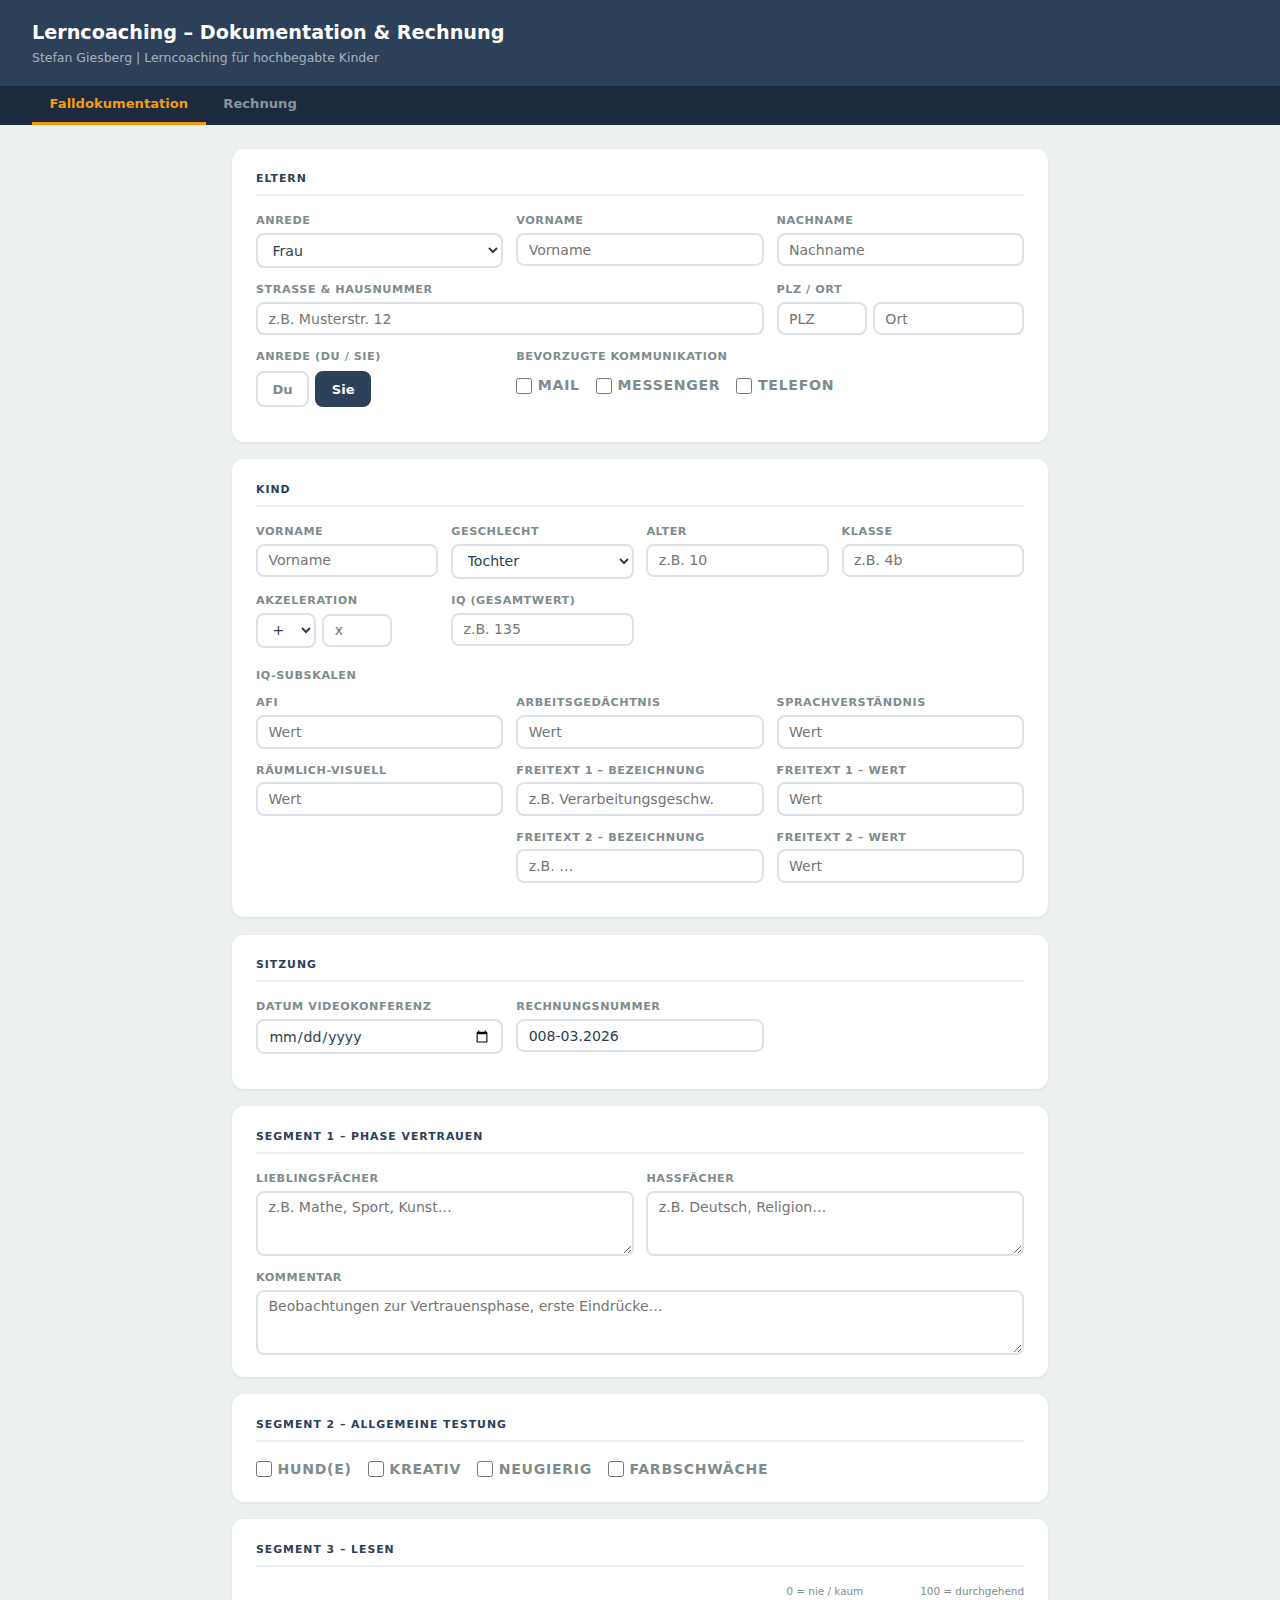
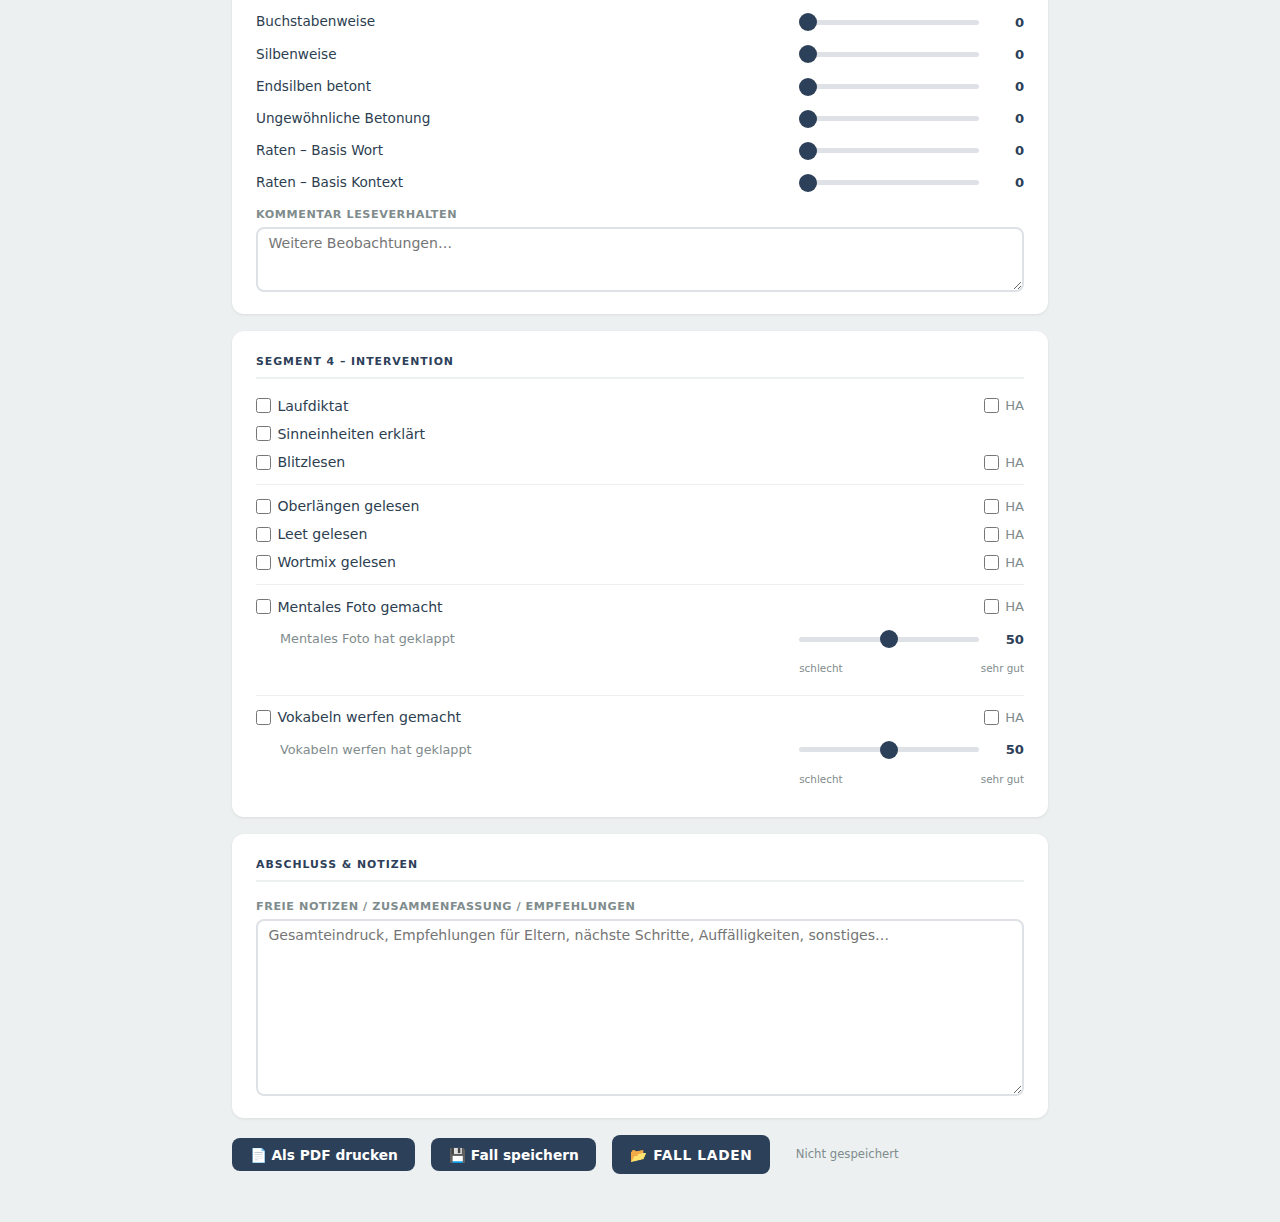
<file: tools/dokumentation-rechnung/index.html>
<!DOCTYPE html>
<html lang="de">
<head>
  <meta charset="UTF-8">
  <meta name="viewport" content="width=device-width, initial-scale=1.0">
  <title>Lerncoaching – Dokumentation & Rechnung</title>
  <style>
    :root {
      --color-primary:       #2D4059;
      --color-primary-light: #3D5A80;
      --color-primary-dark:  #1B2A3D;
      --color-accent:        #F39C12;
      --color-accent-hover:  #E67E22;
      --color-accent-light:  #FDF2E0;
      --color-light:         #ECF0F1;
      --color-white:         #FFFFFF;
      --color-text:          #2C3E50;
      --color-text-light:    #7F8C8D;
      --color-border:        #DEE2E6;
      --color-success:       #27AE60;
      --font: 'Inter', -apple-system, BlinkMacSystemFont, 'Segoe UI', system-ui, sans-serif;
      --r:   8px;
      --rlg: 12px;
      --sh:  0 1px 3px rgba(0,0,0,0.08);
    }

    *, *::before, *::after { margin: 0; padding: 0; box-sizing: border-box; }
    html { font-size: 16px; }
    body { font-family: var(--font); color: var(--color-text); background: var(--color-light); line-height: 1.6; }

    /* ── Header ──────────────────────────────────────── */
    .app-header {
      background: var(--color-primary);
      color: white;
      padding: 1.1rem 2rem;
      display: flex; align-items: center; justify-content: space-between;
    }
    .app-header h1 { color: white; font-size: 1.2rem; margin: 0; }
    .app-header p  { color: rgba(255,255,255,0.6); font-size: 0.78rem; }

    /* ── Tabs ────────────────────────────────────────── */
    .tab-nav { background: var(--color-primary-dark); display: flex; padding: 0 2rem; }
    .tab-btn {
      background: none; border: none; border-bottom: 3px solid transparent;
      color: rgba(255,255,255,0.5); cursor: pointer;
      font-family: var(--font); font-size: 0.82rem; font-weight: 600;
      padding: 0.65rem 1.1rem; transition: color 150ms, border-color 150ms;
    }
    .tab-btn:hover  { color: white; }
    .tab-btn.active { color: var(--color-accent); border-bottom-color: var(--color-accent); }

    .tab-pane { display: none; padding: 1.5rem 2rem 3rem; max-width: 880px; margin: 0 auto; }
    .tab-pane.active { display: block; }

    /* ── Karten ──────────────────────────────────────── */
    .card {
      background: var(--color-white); border-radius: var(--rlg);
      box-shadow: var(--sh); padding: 1.35rem 1.5rem; margin-bottom: 1.1rem;
    }
    .card-title {
      font-size: 0.68rem; font-weight: 700; letter-spacing: 0.09em;
      text-transform: uppercase; color: var(--color-primary);
      margin-bottom: 1rem; padding-bottom: 0.4rem;
      border-bottom: 2px solid var(--color-light);
    }
    .card-info {
      background: var(--color-accent-light); border-left: 4px solid var(--color-accent);
      border-radius: var(--r); padding: 0.65rem 1rem;
      font-size: 0.82rem; color: var(--color-text); margin-bottom: 1rem;
    }

    /* ── Formulare ───────────────────────────────────── */
    .form-row {
      display: grid; gap: 0.8rem; margin-bottom: 0.8rem;
      grid-template-columns: repeat(auto-fit, minmax(160px, 1fr));
    }
    .form-row.c2 { grid-template-columns: 1fr 1fr; }
    .form-row.c3 { grid-template-columns: 1fr 1fr 1fr; }
    .form-row.c4 { grid-template-columns: 1fr 1fr 1fr 1fr; }
    .form-group  { display: flex; flex-direction: column; gap: 0.18rem; }
    .form-group.span2 { grid-column: span 2; }
    .form-group.span3 { grid-column: span 3; }
    .form-group.full  { grid-column: 1 / -1; }

    label {
      font-size: 0.7rem; font-weight: 700; text-transform: uppercase;
      letter-spacing: 0.05em; color: var(--color-text-light);
    }
    input[type=text], input[type=date], input[type=number], select, textarea {
      padding: 0.42rem 0.65rem; border: 2px solid var(--color-border);
      border-radius: var(--r); font-family: var(--font);
      font-size: 0.88rem; color: var(--color-text); background: white;
      transition: border-color 150ms; width: 100%;
    }
    input:focus, select:focus, textarea:focus {
      outline: none; border-color: var(--color-primary);
      box-shadow: 0 0 0 3px rgba(45,64,89,0.1);
    }
    textarea { resize: vertical; }

    /* ── Toggle-Buttons (Anrede Du/Sie) ──────────────── */
    .toggle-group { display: flex; gap: 0.4rem; margin-top: 0.15rem; }
    .toggle-group input[type=radio] { display: none; }
    .toggle-group label {
      padding: 0.35rem 0.9rem; border: 2px solid var(--color-border);
      border-radius: var(--r); cursor: pointer; font-size: 0.82rem;
      font-weight: 600; color: var(--color-text-light);
      text-transform: none; letter-spacing: 0; transition: all 150ms;
    }
    .toggle-group input[type=radio]:checked + label {
      background: var(--color-primary); color: white;
      border-color: var(--color-primary);
    }

    /* ── Checkboxen ──────────────────────────────────── */
    .check-group { display: flex; flex-wrap: wrap; gap: 0.5rem 1rem; margin-top: 0.2rem; }
    .check-item  { display: flex; align-items: center; gap: 0.35rem; cursor: pointer; font-size: 0.88rem; }
    .check-item input[type=checkbox] {
      width: 16px; height: 16px; cursor: pointer; accent-color: var(--color-primary);
    }

    /* ── Intervention-Grid ───────────────────────────── */
    .int-grid {
      display: grid;
      grid-template-columns: 1fr auto;
      gap: 0.35rem 1.5rem;
      align-items: center;
    }
    .int-row  { display: contents; }
    .int-label { font-size: 0.88rem; display: flex; align-items: center; gap: 0.4rem; }
    .int-ha    { display: flex; align-items: center; gap: 0.4rem; font-size: 0.82rem; color: var(--color-text-light); white-space: nowrap; }
    .int-ha input[type=checkbox] { width: 15px; height: 15px; accent-color: var(--color-accent-hover); }
    .int-full  { grid-column: 1 / -1; }
    .int-divider { grid-column: 1 / -1; height: 1px; background: var(--color-light); margin: 0.3rem 0; }

    /* ── Schieberegler ───────────────────────────────── */
    .slider-row {
      display: grid; grid-template-columns: 1fr auto auto;
      align-items: center; gap: 0.6rem; margin-bottom: 0.65rem;
    }
    .slider-label { font-size: 0.85rem; }
    .slider-track { position: relative; }
    input[type=range] {
      -webkit-appearance: none; width: 180px; height: 5px;
      border-radius: 3px; background: var(--color-border);
      outline: none; border: none; padding: 0; box-shadow: none;
    }
    input[type=range]::-webkit-slider-thumb {
      -webkit-appearance: none; width: 18px; height: 18px;
      border-radius: 50%; background: var(--color-primary);
      cursor: pointer; transition: background 150ms;
    }
    input[type=range]::-webkit-slider-thumb:hover { background: var(--color-primary-light); }
    .slider-val {
      min-width: 2.2rem; text-align: right;
      font-size: 0.82rem; font-weight: 700; color: var(--color-primary);
    }
    .slider-ends { display: flex; justify-content: space-between; font-size: 0.65rem; color: var(--color-text-light); }

    /* ── Buttons ─────────────────────────────────────── */
    .btn {
      display: inline-flex; align-items: center; gap: 0.4rem;
      padding: 0.52rem 1.1rem; border: none; border-radius: var(--r);
      font-family: var(--font); font-size: 0.86rem; font-weight: 600;
      cursor: pointer; transition: all 150ms;
    }
    .btn-primary   { background: var(--color-accent);  color: white; }
    .btn-primary:hover  { background: var(--color-accent-hover); }
    .btn-secondary { background: var(--color-primary); color: white; }
    .btn-secondary:hover { background: var(--color-primary-light); }

    .actions { display: flex; align-items: center; gap: 1rem; flex-wrap: wrap; margin-top: 0.75rem; }
    .save-badge {
      font-size: 0.73rem; padding: 0.18rem 0.6rem;
      border-radius: 999px; background: var(--color-light);
      color: var(--color-text-light); transition: all 300ms;
    }
    .save-badge.ok { background: #D4EDDA; color: #155724; }

    /* ── Rechnungsvorschau ───────────────────────────── */
    .invoice-preview {
      background: white; border: 1px solid var(--color-border);
      border-radius: var(--rlg); padding: 2.75rem 3.25rem;
      font-family: Calibri, 'Segoe UI', Arial, sans-serif;
      font-size: 13px; line-height: 1.5; color: #333; max-width: 680px;
    }
    .inv-title   { color: var(--color-primary); font-size: 17px; font-weight: 700; margin-bottom: 1.25rem; }
    .inv-address { margin-bottom: 2.5rem; line-height: 1.7; }
    .inv-meta    { text-align: right; margin-bottom: 2.5rem; line-height: 1.9; }
    .inv-body    { margin-bottom: 1.1rem; }
    .inv-table   { width: 100%; border-collapse: collapse; margin-bottom: 1.1rem; }
    .inv-table th, .inv-table td { border: 1px solid #bbb; padding: 0.42rem 0.6rem; vertical-align: top; }
    .inv-table th { font-weight: 700; }
    .inv-table td:nth-child(2)  { text-align: right; white-space: nowrap; }
    .inv-table td:nth-child(3),
    .inv-table th:nth-child(3)  { text-align: right; white-space: nowrap; }
    .inv-sum td { font-weight: 700; text-align: right !important; }
    .inv-text  { margin-bottom: 0.5rem; }
    .inv-sign  { margin-top: 1.5rem; margin-bottom: 3rem; }
    .inv-footer {
      display: flex; justify-content: space-between;
      border-top: 1px solid #bbb; padding-top: 0.65rem;
      font-size: 11px; font-weight: 700; color: var(--color-primary);
    }
    .inv-footer-right { text-align: right; }

  </style>
</head>
<body>

<!-- HEADER -->
<header class="app-header">
  <div>
    <h1>Lerncoaching – Dokumentation & Rechnung</h1>
    <p>Stefan Giesberg | Lerncoaching für hochbegabte Kinder</p>
  </div>
</header>

<!-- TABS -->
<nav class="tab-nav">
  <button class="tab-btn active" data-tab="dokumentation">Falldokumentation</button>
  <button class="tab-btn"        data-tab="rechnung">Rechnung</button>
</nav>

<!-- ═══════════════ TAB 1: FALLDOKUMENTATION ═══════════════ -->
<div id="pane-dokumentation" class="tab-pane active">

  <!-- ── Eltern ── -->
  <div class="card">
    <div class="card-title">Eltern</div>
    <div class="form-row c3">
      <div class="form-group">
        <label>Anrede</label>
        <select id="anrede">
          <option value="Frau">Frau</option>
          <option value="Herr">Herr</option>
        </select>
      </div>
      <div class="form-group">
        <label>Vorname</label>
        <input type="text" id="eltern-vorname" placeholder="Vorname">
      </div>
      <div class="form-group">
        <label>Nachname</label>
        <input type="text" id="eltern-nachname" placeholder="Nachname">
      </div>
    </div>
    <div class="form-row c3">
      <div class="form-group span2">
        <label>Straße & Hausnummer</label>
        <input type="text" id="strasse" placeholder="z.B. Musterstr. 12">
      </div>
      <div class="form-group">
        <label>PLZ / Ort</label>
        <div style="display:flex;gap:0.4rem">
          <input type="text" id="plz" placeholder="PLZ" style="width:90px;flex-shrink:0">
          <input type="text" id="ort" placeholder="Ort">
        </div>
      </div>
    </div>
    <div class="form-row c3">
      <div class="form-group">
        <label>Anrede (Du / Sie)</label>
        <div class="toggle-group">
          <input type="radio" name="anrede-form" id="anrede-du"  value="du">
          <label for="anrede-du">Du</label>
          <input type="radio" name="anrede-form" id="anrede-sie" value="sie" checked>
          <label for="anrede-sie">Sie</label>
        </div>
      </div>
      <div class="form-group span2">
        <label>Bevorzugte Kommunikation</label>
        <div class="check-group" style="margin-top:0.35rem">
          <label class="check-item"><input type="checkbox" id="komm-mail"> Mail</label>
          <label class="check-item"><input type="checkbox" id="komm-messenger"> Messenger</label>
          <label class="check-item"><input type="checkbox" id="komm-telefon"> Telefon</label>
        </div>
      </div>
    </div>
  </div>

  <!-- ── Kind ── -->
  <div class="card">
    <div class="card-title">Kind</div>
    <div class="form-row c4">
      <div class="form-group">
        <label>Vorname</label>
        <input type="text" id="kind-vorname" placeholder="Vorname">
      </div>
      <div class="form-group">
        <label>Geschlecht</label>
        <select id="kind-geschlecht">
          <option value="Tochter">Tochter</option>
          <option value="Sohn">Sohn</option>
        </select>
      </div>
      <div class="form-group">
        <label>Alter</label>
        <input type="number" id="kind-alter" placeholder="z.B. 10" min="4" max="20">
      </div>
      <div class="form-group">
        <label>Klasse</label>
        <input type="text" id="kind-klasse" placeholder="z.B. 4b">
      </div>
    </div>
    <div class="form-row c4">
      <div class="form-group">
        <label>Akzeleration</label>
        <div style="display:flex;gap:0.4rem;align-items:center">
          <select id="akzel-sign" style="width:60px;flex-shrink:0">
            <option value="+">+</option>
            <option value="-">−</option>
          </select>
          <input type="number" id="akzel-wert" placeholder="x" min="0" max="5" style="width:70px">
        </div>
      </div>
      <div class="form-group">
        <label>IQ (Gesamtwert)</label>
        <input type="number" id="iq-gesamt" placeholder="z.B. 135" min="70" max="200">
      </div>
    </div>
    <div style="margin-top:0.25rem; margin-bottom:0.5rem">
      <label style="font-size:0.7rem;font-weight:700;text-transform:uppercase;letter-spacing:0.05em;color:var(--color-text-light)">IQ-Subskalen</label>
    </div>
    <div class="form-row c3">
      <div class="form-group">
        <label>AFI</label>
        <input type="number" id="iq-afi" placeholder="Wert" min="40" max="160">
      </div>
      <div class="form-group">
        <label>Arbeitsgedächtnis</label>
        <input type="number" id="iq-agd" placeholder="Wert" min="40" max="160">
      </div>
      <div class="form-group">
        <label>Sprachverständnis</label>
        <input type="number" id="iq-spv" placeholder="Wert" min="40" max="160">
      </div>
    </div>
    <div class="form-row c3">
      <div class="form-group">
        <label>Räumlich-visuell</label>
        <input type="number" id="iq-rv" placeholder="Wert" min="40" max="160">
      </div>
      <div class="form-group">
        <label>Freitext 1 – Bezeichnung</label>
        <input type="text" id="iq-ft1-name" placeholder="z.B. Verarbeitungsgeschw.">
      </div>
      <div class="form-group">
        <label>Freitext 1 – Wert</label>
        <input type="number" id="iq-ft1-wert" placeholder="Wert" min="40" max="160">
      </div>
    </div>
    <div class="form-row c3">
      <div class="form-group" style="grid-column:2">
        <label>Freitext 2 – Bezeichnung</label>
        <input type="text" id="iq-ft2-name" placeholder="z.B. …">
      </div>
      <div class="form-group">
        <label>Freitext 2 – Wert</label>
        <input type="number" id="iq-ft2-wert" placeholder="Wert" min="40" max="160">
      </div>
    </div>
  </div>

  <!-- ── Session-Metadaten ── -->
  <div class="card">
    <div class="card-title">Sitzung</div>
    <div class="form-row c3">
      <div class="form-group">
        <label>Datum Videokonferenz</label>
        <input type="date" id="datum">
      </div>
      <div class="form-group">
        <label>Rechnungsnummer</label>
        <input type="text" id="rechnungsnummer" placeholder="008-03.2026">
      </div>
    </div>
  </div>

  <!-- ── Segment 1: Phase Vertrauen ── -->
  <div class="card">
    <div class="card-title">Segment 1 – Phase Vertrauen</div>
    <div class="form-row c2">
      <div class="form-group">
        <label>Lieblingsfächer</label>
        <textarea id="seg1-lieblings" rows="3" placeholder="z.B. Mathe, Sport, Kunst…"></textarea>
      </div>
      <div class="form-group">
        <label>Hassfächer</label>
        <textarea id="seg1-hass" rows="3" placeholder="z.B. Deutsch, Religion…"></textarea>
      </div>
    </div>
    <div class="form-group">
      <label>Kommentar</label>
      <textarea id="seg1-kommentar" rows="3" placeholder="Beobachtungen zur Vertrauensphase, erste Eindrücke…"></textarea>
    </div>
  </div>

  <!-- ── Segment 2: Allgemeine Testung ── -->
  <div class="card">
    <div class="card-title">Segment 2 – Allgemeine Testung</div>
    <div class="check-group">
      <label class="check-item"><input type="checkbox" id="seg2-hunde"> Hund(e)</label>
      <label class="check-item"><input type="checkbox" id="seg2-kreativ"> kreativ</label>
      <label class="check-item"><input type="checkbox" id="seg2-neugierig"> neugierig</label>
      <label class="check-item"><input type="checkbox" id="seg2-farbschwaeche"> Farbschwäche</label>
    </div>
  </div>

  <!-- ── Segment 3: Lesen ── -->
  <div class="card">
    <div class="card-title">Segment 3 – Lesen</div>
    <div style="margin-bottom:0.75rem">
      <div class="slider-ends" style="width:calc(180px + 3rem + 0.6rem); margin-left:auto; text-align:right; justify-content:flex-end; gap:0.5rem; margin-bottom:0.2rem;">
        <span style="margin-right:auto">0 = nie / kaum</span><span>100 = durchgehend</span>
      </div>
    </div>

    <div class="slider-row">
      <span class="slider-label">Buchstabenweise</span>
      <input type="range" id="lese-buchstaben" min="0" max="100" value="0"
             oninput="updSlider(this)">
      <span class="slider-val" id="v-lese-buchstaben">0</span>
    </div>
    <div class="slider-row">
      <span class="slider-label">Silbenweise</span>
      <input type="range" id="lese-silben" min="0" max="100" value="0"
             oninput="updSlider(this)">
      <span class="slider-val" id="v-lese-silben">0</span>
    </div>
    <div class="slider-row">
      <span class="slider-label">Endsilben betont</span>
      <input type="range" id="lese-endsilben" min="0" max="100" value="0"
             oninput="updSlider(this)">
      <span class="slider-val" id="v-lese-endsilben">0</span>
    </div>
    <div class="slider-row">
      <span class="slider-label">Ungewöhnliche Betonung</span>
      <input type="range" id="lese-betonung" min="0" max="100" value="0"
             oninput="updSlider(this)">
      <span class="slider-val" id="v-lese-betonung">0</span>
    </div>
    <div class="slider-row">
      <span class="slider-label">Raten – Basis Wort</span>
      <input type="range" id="lese-raten-wort" min="0" max="100" value="0"
             oninput="updSlider(this)">
      <span class="slider-val" id="v-lese-raten-wort">0</span>
    </div>
    <div class="slider-row">
      <span class="slider-label">Raten – Basis Kontext</span>
      <input type="range" id="lese-raten-kontext" min="0" max="100" value="0"
             oninput="updSlider(this)">
      <span class="slider-val" id="v-lese-raten-kontext">0</span>
    </div>

    <div class="form-group" style="margin-top:0.75rem">
      <label>Kommentar Leseverhalten</label>
      <textarea id="lese-freitext" rows="3" placeholder="Weitere Beobachtungen…"></textarea>
    </div>
  </div>

  <!-- ── Segment 4: Intervention ── -->
  <div class="card">
    <div class="card-title">Segment 4 – Intervention</div>

    <div class="int-grid">

      <div class="int-label">
        <input type="checkbox" id="int-laufdiktat" style="width:15px;height:15px;accent-color:var(--color-primary)">
        Laufdiktat
      </div>
      <div class="int-ha">
        <input type="checkbox" id="int-laufdiktat-ha"> HA
      </div>

      <div class="int-label">
        <input type="checkbox" id="int-sinneinheiten" style="width:15px;height:15px;accent-color:var(--color-primary)">
        Sinneinheiten erklärt
      </div>
      <div class="int-ha"><!-- kein HA --></div>

      <div class="int-label">
        <input type="checkbox" id="int-blitzlesen" style="width:15px;height:15px;accent-color:var(--color-primary)">
        Blitzlesen
      </div>
      <div class="int-ha">
        <input type="checkbox" id="int-blitzlesen-ha"> HA
      </div>

      <div class="int-divider"></div>

      <div class="int-label">
        <input type="checkbox" id="int-oberlaengen" style="width:15px;height:15px;accent-color:var(--color-primary)">
        Oberlängen gelesen
      </div>
      <div class="int-ha">
        <input type="checkbox" id="int-oberlaengen-ha"> HA
      </div>

      <div class="int-label">
        <input type="checkbox" id="int-leet" style="width:15px;height:15px;accent-color:var(--color-primary)">
        Leet gelesen
      </div>
      <div class="int-ha">
        <input type="checkbox" id="int-leet-ha"> HA
      </div>

      <div class="int-label">
        <input type="checkbox" id="int-wortmix" style="width:15px;height:15px;accent-color:var(--color-primary)">
        Wortmix gelesen
      </div>
      <div class="int-ha">
        <input type="checkbox" id="int-wortmix-ha"> HA
      </div>

      <div class="int-divider"></div>

      <div class="int-label">
        <input type="checkbox" id="int-foto" style="width:15px;height:15px;accent-color:var(--color-primary)">
        Mentales Foto gemacht
      </div>
      <div class="int-ha">
        <input type="checkbox" id="int-foto-ha"> HA
      </div>

      <div class="int-full" style="margin:0.3rem 0 0.5rem; padding-left:1.5rem">
        <div class="slider-row">
          <span class="slider-label" style="font-size:0.8rem; color:var(--color-text-light)">Mentales Foto hat geklappt</span>
          <input type="range" id="int-foto-klappt" min="0" max="100" value="50"
                 oninput="updSlider(this)">
          <span class="slider-val" id="v-int-foto-klappt">50</span>
        </div>
        <div class="slider-ends" style="padding-left:calc(100% - 180px - 2.2rem - 0.6rem); font-size:0.65rem; color:var(--color-text-light)">
          <span>schlecht</span><span>sehr gut</span>
        </div>
      </div>

      <div class="int-divider"></div>

      <div class="int-label">
        <input type="checkbox" id="int-vokabeln" style="width:15px;height:15px;accent-color:var(--color-primary)">
        Vokabeln werfen gemacht
      </div>
      <div class="int-ha">
        <input type="checkbox" id="int-vokabeln-ha"> HA
      </div>

      <div class="int-full" style="margin:0.3rem 0 0.5rem; padding-left:1.5rem">
        <div class="slider-row">
          <span class="slider-label" style="font-size:0.8rem; color:var(--color-text-light)">Vokabeln werfen hat geklappt</span>
          <input type="range" id="int-vokabeln-klappt" min="0" max="100" value="50"
                 oninput="updSlider(this)">
          <span class="slider-val" id="v-int-vokabeln-klappt">50</span>
        </div>
        <div class="slider-ends" style="padding-left:calc(100% - 180px - 2.2rem - 0.6rem); font-size:0.65rem; color:var(--color-text-light)">
          <span>schlecht</span><span>sehr gut</span>
        </div>
      </div>

    </div>
  </div>

  <!-- ── Abschluss / Notizen ── -->
  <div class="card">
    <div class="card-title">Abschluss & Notizen</div>
    <div class="form-group">
      <label>Freie Notizen / Zusammenfassung / Empfehlungen</label>
      <textarea id="freitext-final" rows="10"
        placeholder="Gesamteindruck, Empfehlungen für Eltern, nächste Schritte, Auffälligkeiten, sonstiges…"></textarea>
    </div>
  </div>

  <div class="actions no-print">
    <button class="btn btn-secondary" onclick="printDoc()">📄 Als PDF drucken</button>
    <button class="btn btn-secondary" onclick="exportJSON()" title="Fall als .json-Datei speichern">💾 Fall speichern</button>
    <label class="btn btn-secondary" style="cursor:pointer" title="Gespeicherten Fall laden">
      📂 Fall laden
      <input type="file" id="json-loader" accept=".json" style="display:none" onchange="importJSON(this)">
    </label>
    <span class="save-badge" id="save-badge">Nicht gespeichert</span>
  </div>

</div><!-- /pane-dokumentation -->


<!-- ═══════════════ TAB 2: RECHNUNG ═══════════════ -->
<div id="pane-rechnung" class="tab-pane">

  <div class="card-info no-print">
    Adresse, Kind und Datum werden aus dem Tab <strong>Falldokumentation</strong> übernommen.
  </div>

  <div class="card no-print">
    <div class="card-title">Leistungspositionen</div>
    <div class="form-group" style="margin-bottom:0.75rem">
      <label>Zeile 1 – Begutachtung (100 €)</label>
      <input type="text" id="leistung1" placeholder="Begutachtung der individuellen Lese- und Schreibtaktik">
    </div>
    <div class="form-group">
      <label>Zeile 2 – Intervention (200 €)</label>
      <input type="text" id="leistung2" placeholder="Intervention zur gezielten Optimierung">
    </div>
  </div>

  <div class="invoice-preview" id="invoice-preview">
    <em style="color:#aaa;font-size:0.85rem">Vorschau wird geladen…</em>
  </div>

  <div class="actions no-print" style="margin-top:1.1rem">
    <button class="btn btn-secondary" onclick="printInvoice()">📄 Als PDF drucken</button>
    <button class="btn btn-primary"   onclick="downloadWord()">⬇ Als LibreOffice/Word (.doc)</button>
  </div>

</div><!-- /pane-rechnung -->


<script>
/* ── Slider-Anzeige ─────────────────────────────────── */
function updSlider(el) {
  const disp = document.getElementById('v-' + el.id);
  if (disp) disp.textContent = el.value;
  saveData();
}

/* ── Persistenz ─────────────────────────────────────── */
function saveData() {
  const d = {};
  document.querySelectorAll('input[type=text],input[type=date],input[type=number],select,textarea')
    .forEach(el => { if (el.id) d[el.id] = el.value; });
  document.querySelectorAll('input[type=range]')
    .forEach(el => { if (el.id) d[el.id] = el.value; });
  document.querySelectorAll('input[type=checkbox]')
    .forEach(el => { if (el.id) d[el.id] = el.checked; });
  document.querySelectorAll('input[type=radio]')
    .forEach(el => { if (el.id) d[el.id] = el.checked; });

  localStorage.setItem('lerncoaching_v2', JSON.stringify(d));
  const b = document.getElementById('save-badge');
  const t = new Date().toLocaleTimeString('de-DE', { hour:'2-digit', minute:'2-digit' });
  b.textContent = 'Gespeichert ' + t;
  b.className   = 'save-badge ok';

  if (document.getElementById('pane-rechnung').classList.contains('active')) renderInvoice();
}

function loadData() {
  const raw = localStorage.getItem('lerncoaching_v2');
  if (!raw) {
    // Defaults
    document.getElementById('rechnungsnummer').value = '008-03.2026';
    document.getElementById('leistung1').value = 'Begutachtung der individuellen Lese- und Schreibtaktik';
    document.getElementById('leistung2').value = 'Intervention zur gezielten Optimierung';
    return;
  }
  const d = JSON.parse(raw);
  document.querySelectorAll('input[type=text],input[type=date],input[type=number],select,textarea')
    .forEach(el => { if (el.id && d[el.id] !== undefined) el.value = d[el.id]; });
  document.querySelectorAll('input[type=range]')
    .forEach(el => {
      if (el.id && d[el.id] !== undefined) {
        el.value = d[el.id];
        const disp = document.getElementById('v-' + el.id);
        if (disp) disp.textContent = d[el.id];
      }
    });
  document.querySelectorAll('input[type=checkbox]')
    .forEach(el => { if (el.id && d[el.id] !== undefined) el.checked = d[el.id]; });
  document.querySelectorAll('input[type=radio]')
    .forEach(el => { if (el.id && d[el.id] !== undefined) el.checked = d[el.id]; });
}

// Auto-save
document.querySelectorAll('input:not([type=range]),select,textarea')
  .forEach(el => { el.addEventListener('change', saveData); el.addEventListener('input', saveData); });

/* ── Tab-Navigation ─────────────────────────────────── */
document.querySelectorAll('.tab-btn').forEach(btn => {
  btn.addEventListener('click', () => {
    const tab = btn.dataset.tab;
    document.querySelectorAll('.tab-btn').forEach(b => b.classList.remove('active'));
    document.querySelectorAll('.tab-pane').forEach(p => p.classList.remove('active'));
    btn.classList.add('active');
    document.getElementById('pane-' + tab).classList.add('active');
    if (tab === 'rechnung') renderInvoice();
  });
});

/* ── Hilfsfunktionen ────────────────────────────────── */
function v(id)      { return (document.getElementById(id) || {}).value || ''; }
function chk(id)    { const el = document.getElementById(id); return el ? el.checked : false; }
function radio(name){ const el = document.querySelector(`input[name="${name}"]:checked`); return el ? el.value : ''; }

function dateLong(s) {
  if (!s) return '–';
  const [y,m,d] = s.split('-');
  const M = ['Januar','Februar','März','April','Mai','Juni',
              'Juli','August','September','Oktober','November','Dezember'];
  return `${parseInt(d)}. ${M[parseInt(m)-1]} ${y}`;
}
function dateShort(s) {
  if (!s) return '–';
  const [y,m,d] = s.split('-'); return `${d}.${m}.${y}`;
}

/* ── Rechnung: Vorschau ─────────────────────────────── */
function invoiceData() {
  const anrede   = v('anrede');
  const nname    = v('eltern-nachname');
  const kindName = v('kind-vorname');
  const kindGes  = v('kind-geschlecht');
  const datum    = v('datum');
  const kindRef  = kindGes === 'Sohn' ? `Ihres Sohnes ${kindName}` : `Ihrer Tochter ${kindName}`;
  const greeting = anrede === 'Herr' ? `Lieber Herr ${nname}` : `Liebe Frau ${nname}`;
  return {
    anrede, vname: v('eltern-vorname'), nname,
    strasse: v('strasse'), plz: v('plz'), ort: v('ort'),
    datum,
    rnr:    v('rechnungsnummer') || '008-03.2026',
    l1:     v('leistung1') || 'Begutachtung der individuellen Lese- und Schreibtaktik',
    l2:     v('leistung2') || 'Intervention zur gezielten Optimierung',
    kindRef, greeting,
    dLong: dateLong(datum), dShort: dateShort(datum),
    kindName
  };
}

function invoiceBody(d, forWord) {
  const tClass = forWord ? '' : 'inv-table';
  return `
<p class="${forWord ? '' : 'inv-body'}">
  ${d.greeting},
</p>
<p class="${forWord ? 'ibody' : 'inv-body'}">
  vielen Dank für Ihr Vertrauen in meine Lerncoaching Sitzung mit ${d.kindRef}.<br>
  Vereinbarungsgemäß stelle ich Ihnen folgenden Betrag für die erbrachten Leistungen in Rechnung:
</p>
<table class="${tClass}">
  <thead><tr><th>Beschreibung</th><th>Datum</th><th>Betrag</th></tr></thead>
  <tbody>
    <tr><td>${d.l1}</td><td>${d.dLong}</td><td>100,- €</td></tr>
    <tr><td>${d.l2}</td><td>${d.dLong}</td><td>200,- €</td></tr>
    <tr class="${forWord ? 'isum' : 'inv-sum'}"><td colspan="2">&nbsp;</td><td>Summe: 300,- €</td></tr>
  </tbody>
</table>
<p class="${forWord ? 'itext' : 'inv-text'}">Es wird keine Mehrwertsteuer berechnet.</p>
<p class="${forWord ? 'itext' : 'inv-text'}">Bitte überweisen Sie den Rechnungsbetrag von 300,- € innerhalb von 28 Tagen auf das unten angegebene Konto. Vielen Dank!</p>
<div class="${forWord ? 'isign' : 'inv-sign'}">Mit freundlichen Grüßen<br><br>Stefan Giesberg</div>
<div class="${forWord ? 'ifoot' : 'inv-footer'}">
  <div>Stefan Giesberg<br>Brauerstr. 46<br>47058 Duisburg<br>(+49)176 42405967</div>
  <div class="${forWord ? 'ifr' : 'inv-footer-right'}"><strong>Bankverbindung:</strong><br>Stefan Giesberg<br>Bank: Targobank<br>BIC: CMCIDEDD<br>IBAN: DE32 3002 0900 2905740423</div>
</div>`;
}

function renderInvoice() {
  const d = invoiceData();
  document.getElementById('invoice-preview').innerHTML = `
    <div class="inv-title">Rechnung</div>
    <div class="inv-address">${d.anrede} ${d.vname} ${d.nname}<br>${d.strasse}<br>${d.plz} ${d.ort}</div>
    <div class="inv-meta">Rechnungsnummer: ${d.rnr}<br><br>Datum ${d.dShort}</div>
    ${invoiceBody(d, false)}`;
}

/* ── PDF-Druck Rechnung ─────────────────────────────── */
function printInvoice() {
  const d = invoiceData();
  const html = `<!DOCTYPE html><html lang="de"><head><meta charset="UTF-8">
<title>Rechnung ${d.rnr}</title><style>${CI_PRINT_CSS}</style></head><body>
<div class="ci-header">
  <h1 style="font-size:18pt">Rechnung</h1>
  <div class="ci-meta">Rechnungsnummer: ${d.rnr}<br><br>Datum ${d.dShort}</div>
</div>
<div class="inv-address">
  ${d.anrede} ${d.vname} ${d.nname}<br>
  ${d.strasse}<br>
  ${d.plz} ${d.ort}
</div>
<p style="margin-bottom:0.5rem">${d.greeting},</p>
<p style="margin-bottom:1rem">
  vielen Dank für Ihr Vertrauen in meine Lerncoaching Sitzung mit ${d.kindRef}.<br>
  Vereinbarungsgemäß stelle ich Ihnen folgenden Betrag für die erbrachten Leistungen in Rechnung:
</p>
<table class="inv-table">
  <thead><tr><th>Beschreibung</th><th>Datum</th><th>Betrag</th></tr></thead>
  <tbody>
    <tr><td>${d.l1}</td><td>${d.dLong}</td><td>100,- €</td></tr>
    <tr><td>${d.l2}</td><td>${d.dLong}</td><td>200,- €</td></tr>
    <tr class="inv-sum"><td colspan="2">&nbsp;</td><td>Summe: 300,- €</td></tr>
  </tbody>
</table>
<p style="margin-bottom:0.5rem">Es wird keine Mehrwertsteuer berechnet.</p>
<p>Bitte überweisen Sie den Rechnungsbetrag von 300,- € innerhalb von 28 Tagen auf das unten angegebene Konto. Vielen Dank!</p>
<div class="inv-sign">Mit freundlichen Grüßen<br><br>Stefan Giesberg</div>
<div class="inv-footer-bar">
  <div>Stefan Giesberg<br>Brauerstr. 46<br>47058 Duisburg<br>(+49)176 42405967</div>
  <div class="inv-footer-right"><strong>Bankverbindung:</strong><br>Stefan Giesberg<br>Bank: Targobank<br>BIC: CMCIDEDD<br>IBAN: DE32 3002 0900 2905740423</div>
</div>
</body></html>`;
  openPrintWindow(html);
}

/* ── Word/LibreOffice-Download Rechnung ─────────────── */
function downloadWord() {
  const d = invoiceData();

  const css = `
    body { margin:0; padding:0; font-family:Arial,sans-serif; font-size:12pt; color:#333333; }
    p    { margin:0; padding:0; }`;

  const html = `<!DOCTYPE html><html lang="de">
<head><meta charset="UTF-8"><style>${css}</style></head>
<body>

<p style="margin-bottom:14pt">&nbsp;</p>
<p style="color:#2D4059; font-size:15pt; font-weight:bold; margin-bottom:20pt">Rechnung</p>

<p style="line-height:1.7">${d.anrede} ${d.vname} ${d.nname}</p>
<p style="line-height:1.7">${d.strasse}</p>
<p style="line-height:1.7; margin-bottom:32pt">${d.plz} ${d.ort}</p>

<p align="right" style="text-align:right; margin-bottom:3pt">Rechnungsnummer: ${d.rnr}</p>
<p align="right" style="text-align:right; margin-bottom:26pt">Datum ${d.dShort}</p>

<p style="margin-bottom:6pt">${d.greeting},</p>
<p style="margin-bottom:16pt">vielen Dank f&#252;r Ihr Vertrauen in meine Lerncoaching Sitzung mit ${d.kindRef}.<br>
Vereinbarungsgem&#228;&#223; stelle ich Ihnen folgenden Betrag f&#252;r die erbrachten Leistungen in Rechnung:</p>

<p style="margin-bottom:8pt">&nbsp;</p>

<table width="100%" border="1" cellpadding="5" cellspacing="0"
       style="border-collapse:collapse; margin-bottom:8pt">
  <thead>
    <tr>
      <th bgcolor="#ECF0F1" align="left"  style="text-align:left">Beschreibung</th>
      <th bgcolor="#ECF0F1" align="right" style="text-align:right" width="155">Datum</th>
      <th bgcolor="#ECF0F1" align="right" style="text-align:right" width="80">Betrag</th>
    </tr>
  </thead>
  <tbody>
    <tr>
      <td>${d.l1}</td>
      <td align="right" style="text-align:right">${d.dLong}</td>
      <td align="right" style="text-align:right; white-space:nowrap">100,-&nbsp;&#8364;</td>
    </tr>
    <tr>
      <td>${d.l2}</td>
      <td align="right" style="text-align:right">${d.dLong}</td>
      <td align="right" style="text-align:right; white-space:nowrap">200,-&nbsp;&#8364;</td>
    </tr>
    <tr>
      <td colspan="2" align="right" style="text-align:right"><b>Summe:</b></td>
      <td align="right" bgcolor="#FDF2E0" style="text-align:right; white-space:nowrap"><b>300,-&nbsp;&#8364;</b></td>
    </tr>
  </tbody>
</table>

<p style="margin-bottom:5pt">Es wird keine Mehrwertsteuer berechnet.</p>
<p style="margin-bottom:10pt">&nbsp;</p>
<p style="margin-bottom:20pt">Bitte &#252;berweisen Sie den Rechnungsbetrag von 300,-&nbsp;&#8364; innerhalb von 28 Tagen auf das unten angegebene Konto. Vielen Dank!</p>

<p style="margin-bottom:6pt">Mit freundlichen Gr&#252;&#223;en</p>
<p style="margin-bottom:6pt">&nbsp;</p>
<p>Stefan Giesberg</p>

<p>&nbsp;</p>

<!-- Divider: leere td ohne Inhalt → keine Mindesthöhe durch Textinhalt -->
<table width="100%" border="0" cellpadding="0" cellspacing="0">
  <tr style="height:2px">
    <td bgcolor="#2D4059"
        style="height:2px; padding:0; border:none; line-height:0; overflow:hidden"></td>
  </tr>
</table>

<table width="100%" border="0" rules="none" frame="void"
       cellpadding="0" cellspacing="0"
       style="margin-top:4pt; page-break-inside:avoid;
              border-collapse:collapse; border:1px solid #ffffff">
  <tr>
    <td width="50%" valign="top"
        style="font-size:9pt; font-weight:bold; color:#2D4059;
               border:1px solid #ffffff;
               line-height:1.7; padding:3pt 0 0 0">
      Stefan Giesberg<br>
      Brauerstr. 46<br>
      47058 Duisburg<br>
      (+49)176 42405967
    </td>
    <td width="50%" valign="top" align="right"
        style="font-size:9pt; font-weight:bold; color:#2D4059;
               border:1px solid #ffffff;
               text-align:right; line-height:1.7; padding:3pt 0 0 0">
      Bankverbindung:<br>
      Stefan Giesberg<br>
      Bank: Targobank<br>
      BIC: CMCIDEDD<br>
      IBAN: DE32&nbsp;3002&nbsp;0900&nbsp;2905740423
    </td>
  </tr>
</table>

</body></html>`;

  const blob = new Blob(['\uFEFF' + html], { type: 'application/msword' });
  const url  = URL.createObjectURL(blob);
  const a    = document.createElement('a');
  a.href = url;
  const dp = d.datum ? d.datum.replace(/-/g, '.') : 'Datum';
  a.download = `${dp} ${d.nname} ${d.kindName}.doc`;
  document.body.appendChild(a);
  a.click();
  document.body.removeChild(a);
  URL.revokeObjectURL(url);
}

/* ── Gemeinsame Print-Hilfsfunktion ─────────────────── */
function openPrintWindow(html) {
  const win = window.open('', '_blank', 'width=900,height=700');
  win.document.write(html);
  win.document.close();
  win.onload = function() { win.focus(); win.print(); };
}

/* CI-Print-CSS (für beide Druckfenster) */
const CI_PRINT_CSS = `
  @page { margin: 2cm 2.2cm; }
  @import url('https://fonts.googleapis.com/css2?family=Inter:wght@400;600;700&display=swap');
  * { box-sizing: border-box; margin: 0; padding: 0; }
  body { font-family: 'Inter', 'Segoe UI', Arial, sans-serif; font-size: 10pt; color: #2C3E50; line-height: 1.55; }
  h1 { color: #2D4059; font-size: 16pt; font-weight: 700; }
  .ci-header { border-bottom: 3px solid #2D4059; padding-bottom: 0.6rem; margin-bottom: 1.2rem;
               display: flex; justify-content: space-between; align-items: flex-end; }
  .ci-brand  { font-size: 7.5pt; color: #7F8C8D; margin-top: 3pt; }
  .ci-meta   { font-size: 8.5pt; color: #7F8C8D; text-align: right; line-height: 1.7; }
  .ci-box    { background: #ECF0F1; border-radius: 6px; padding: 0.6rem 0.8rem; }
  .ci-grid2  { display: grid; grid-template-columns: 1fr 1fr; gap: 0.8rem; margin-bottom: 0.9rem; }
  .ci-section-label {
    font-size: 6.5pt; font-weight: 700; text-transform: uppercase; letter-spacing: 0.09em;
    color: #7F8C8D; border-bottom: 1.5px solid #DEE2E6;
    padding-bottom: 2pt; margin-bottom: 0.45rem;
  }
  .ci-section { margin-bottom: 0.85rem; page-break-inside: avoid; }
  .ci-tag {
    display: inline-block; background: #2D4059; color: white;
    font-size: 7.5pt; font-weight: 700; padding: 1pt 6pt;
    border-radius: 999px; margin: 1pt 2pt;
  }
  .ci-tag-accent { background: #F39C12; }
  .ci-bar-wrap { background: #DEE2E6; border-radius: 3px; height: 8px; overflow: hidden; }
  .ci-bar      { background: #2D4059; height: 8px; border-radius: 3px; }
  .ci-bar-row  { display: grid; grid-template-columns: 10rem 1fr 2.5rem; align-items: center; gap: 0.4rem; margin-bottom: 4pt; font-size: 9pt; }
  .ci-bar-val  { font-weight: 700; color: #2D4059; text-align: right; font-size: 9pt; }
  .ci-footer   { margin-top: 2rem; border-top: 1px solid #DEE2E6; padding-top: 0.5rem;
                 font-size: 7.5pt; color: #95A5A6; display: flex; justify-content: space-between; }
  /* Rechnung-spezifisch */
  .inv-address { margin-bottom: 2.2rem; line-height: 1.75; }
  .inv-meta    { text-align: right; margin-bottom: 2.2rem; line-height: 1.9; }
  .inv-table   { width: 100%; border-collapse: collapse; margin: 0.8rem 0 1rem; }
  .inv-table th, .inv-table td { border: 1px solid #bbb; padding: 5pt 7pt; vertical-align: top; text-align: left; }
  .inv-table th { font-weight: 700; background: #ECF0F1; }
  .inv-table td:nth-child(2) { text-align: right; }
  .inv-table td:nth-child(3), .inv-table th:nth-child(3) { text-align: right; }
  .inv-sum td { font-weight: 700; text-align: right !important; background: #FDF2E0; }
  .inv-sign  { margin: 1.5rem 0 1rem; }
  .inv-footer-bar {
    position: fixed; bottom: 0; left: 0; right: 0;
    display: flex; justify-content: space-between;
    border-top: 1.5px solid #2D4059;
    padding-top: 0.4rem; font-size: 8pt; font-weight: 700; color: #2D4059;
  }
  .inv-footer-right { text-align: right; }
  /* Platz für fixed footer freihalten */
  body { padding-bottom: 2.5cm; }
`;

/* ── PDF-Druck Dokumentation ────────────────────────── */
function printDoc() {
  const leseSliders = [
    ['Buchstabenweise',      'lese-buchstaben'],
    ['Silbenweise',          'lese-silben'],
    ['Endsilben betont',     'lese-endsilben'],
    ['Ungewöhnl. Betonung',  'lese-betonung'],
    ['Raten – Basis Wort',   'lese-raten-wort'],
    ['Raten – Basis Kontext','lese-raten-kontext'],
  ];
  const leseBar = leseSliders.map(([lbl,id]) => {
    const val = parseInt(v(id) || 0);
    return `<div class="ci-bar-row">
      <span>${lbl}</span>
      <div class="ci-bar-wrap"><div class="ci-bar" style="width:${val}%"></div></div>
      <span class="ci-bar-val">${val}</span>
    </div>`;
  }).join('');

  const intItems = [
    ['int-laufdiktat','Laufdiktat','int-laufdiktat-ha'],
    ['int-sinneinheiten','Sinneinheiten erklärt',null],
    ['int-blitzlesen','Blitzlesen','int-blitzlesen-ha'],
    ['int-oberlaengen','Oberlängen gelesen','int-oberlaengen-ha'],
    ['int-leet','Leet gelesen','int-leet-ha'],
    ['int-wortmix','Wortmix gelesen','int-wortmix-ha'],
    ['int-foto','Mentales Foto','int-foto-ha'],
    ['int-vokabeln','Vokabeln werfen','int-vokabeln-ha'],
  ];
  const intRows = intItems.map(([id,lbl,haId]) => {
    const done = chk(id);
    const ha   = haId ? chk(haId) : null;
    if (!done && ha !== true) return '';
    let out = `<span class="ci-tag">${lbl}</span>`;
    if (ha === true) out += `<span class="ci-tag ci-tag-accent">+ HA</span>`;
    return out + ' ';
  }).filter(Boolean).join('');

  const fotoKlappt   = parseInt(v('int-foto-klappt') || 50);
  const vokaKlappt   = parseInt(v('int-vokabeln-klappt') || 50);

  const komm = [
    chk('komm-mail')      ? 'Mail'      : null,
    chk('komm-messenger') ? 'Messenger' : null,
    chk('komm-telefon')   ? 'Telefon'   : null,
  ].filter(Boolean).join(', ') || '–';

  const seg2Tags = [
    chk('seg2-hunde')       ? 'Hund(e)'      : null,
    chk('seg2-kreativ')     ? 'kreativ'       : null,
    chk('seg2-neugierig')   ? 'neugierig'     : null,
    chk('seg2-farbschwaeche') ? 'Farbschwäche': null,
  ].filter(Boolean).join(', ') || '–';

  const iq1Name = v('iq-ft1-name'); const iq1Wert = v('iq-ft1-wert');
  const iq2Name = v('iq-ft2-name'); const iq2Wert = v('iq-ft2-wert');

  const html = `<!DOCTYPE html><html lang="de"><head><meta charset="UTF-8">
<title>Falldokumentation</title><style>${CI_PRINT_CSS}</style></head><body>
<div class="ci-header">
  <div>
    <h1>Lerncoaching – Falldokumentation</h1>
    <div class="ci-brand">Stefan Giesberg · Lerncoaching für hochbegabte Kinder</div>
  </div>
  <div class="ci-meta">Datum: ${dateLong(v('datum'))}<br>Rechnung: ${v('rechnungsnummer')}</div>
</div>

<div class="ci-grid2">
  <div class="ci-box">
    <div class="ci-section-label">Eltern</div>
    <strong>${v('anrede')} ${v('eltern-vorname')} ${v('eltern-nachname')}</strong><br>
    ${v('strasse')}, ${v('plz')} ${v('ort')}<br>
    <span style="font-size:8.5pt;color:#7F8C8D">
      Anrede: ${radio('anrede-form') === 'du' ? 'Du' : 'Sie'} &nbsp;·&nbsp; Kommunikation: ${komm}
    </span>
  </div>
  <div class="ci-box">
    <div class="ci-section-label">Kind</div>
    <strong>${v('kind-vorname')}</strong> · ${v('kind-geschlecht')} · ${v('kind-alter')} Jahre · Klasse ${v('kind-klasse')}<br>
    Akzeleration: ${v('akzel-sign')}${v('akzel-wert')} &nbsp;·&nbsp; IQ: <strong>${v('iq-gesamt')}</strong><br>
    <span style="font-size:8.5pt;color:#7F8C8D">
      AFI ${v('iq-afi')} · AGD ${v('iq-agd')} · SPV ${v('iq-spv')} · RV ${v('iq-rv')}
      ${iq1Name ? ` · ${iq1Name} ${iq1Wert}` : ''}${iq2Name ? ` · ${iq2Name} ${iq2Wert}` : ''}
    </span>
  </div>
</div>

<div class="ci-section">
  <div class="ci-section-label">Segment 1 – Phase Vertrauen</div>
  <div class="ci-grid2" style="margin-bottom:0.4rem">
    <div><strong>Lieblingsfächer:</strong> ${v('seg1-lieblings') || '–'}</div>
    <div><strong>Hassfächer:</strong> ${v('seg1-hass') || '–'}</div>
  </div>
  <div style="white-space:pre-wrap">${v('seg1-kommentar') || ''}</div>
</div>

<div class="ci-section">
  <div class="ci-section-label">Segment 2 – Allgemeine Testung</div>
  ${seg2Tags}
</div>

<div class="ci-section">
  <div class="ci-section-label">Segment 3 – Lesen</div>
  ${leseBar}
  <div style="white-space:pre-wrap;margin-top:0.4rem;font-size:9pt">${v('lese-freitext') || ''}</div>
</div>

<div class="ci-section">
  <div class="ci-section-label">Segment 4 – Intervention</div>
  <div style="margin-bottom:0.35rem">${intRows || '<span style="color:#aaa;font-size:9pt">keine Intervention dokumentiert</span>'}</div>
  ${chk('int-foto')    ? `<div style="font-size:9pt;color:#666;margin-bottom:2pt">Mentales Foto – Erfolg: <strong>${fotoKlappt}/100</strong></div>` : ''}
  ${chk('int-vokabeln')? `<div style="font-size:9pt;color:#666">Vokabeln werfen – Erfolg: <strong>${vokaKlappt}/100</strong></div>` : ''}
</div>

<div class="ci-section">
  <div class="ci-section-label">Abschluss &amp; Notizen</div>
  <div style="white-space:pre-wrap">${v('freitext-final') || ''}</div>
</div>

<div class="ci-footer">
  <span>Stefan Giesberg · Brauerstr. 46 · 47058 Duisburg</span>
  <span>Erstellt: ${new Date().toLocaleDateString('de-DE')}</span>
</div>
</body></html>`;
  openPrintWindow(html);
}

/* ── JSON Speichern / Laden ─────────────────────────── */
function exportJSON() {
  const d = {};
  document.querySelectorAll('input[type=text],input[type=date],input[type=number],select,textarea')
    .forEach(el => { if (el.id) d[el.id] = el.value; });
  document.querySelectorAll('input[type=range]')
    .forEach(el => { if (el.id) d[el.id] = el.value; });
  document.querySelectorAll('input[type=checkbox]')
    .forEach(el => { if (el.id) d[el.id] = el.checked; });
  document.querySelectorAll('input[type=radio]')
    .forEach(el => { if (el.id) d[el.id] = el.checked; });

  const nname = (document.getElementById('eltern-nachname') || {}).value || 'Fall';
  const datum = (document.getElementById('datum') || {}).value || 'Datum';
  const dp    = datum ? datum.replace(/-/g, '.') : 'Datum';

  const blob = new Blob([JSON.stringify(d, null, 2)], { type: 'application/json' });
  const url  = URL.createObjectURL(blob);
  const a    = document.createElement('a');
  a.href = url;
  a.download = `${dp} ${nname}.json`;
  document.body.appendChild(a);
  a.click();
  document.body.removeChild(a);
  URL.revokeObjectURL(url);
}

function importJSON(input) {
  const file = input.files[0];
  if (!file) return;
  const reader = new FileReader();
  reader.onload = function(e) {
    try {
      const d = JSON.parse(e.target.result);
      document.querySelectorAll('input[type=text],input[type=date],input[type=number],select,textarea')
        .forEach(el => { if (el.id && d[el.id] !== undefined) el.value = d[el.id]; });
      document.querySelectorAll('input[type=range]')
        .forEach(el => {
          if (el.id && d[el.id] !== undefined) {
            el.value = d[el.id];
            const disp = document.getElementById('v-' + el.id);
            if (disp) disp.textContent = d[el.id];
          }
        });
      document.querySelectorAll('input[type=checkbox]')
        .forEach(el => { if (el.id && d[el.id] !== undefined) el.checked = d[el.id]; });
      document.querySelectorAll('input[type=radio]')
        .forEach(el => { if (el.id && d[el.id] !== undefined) el.checked = d[el.id]; });
      saveData();
      const b = document.getElementById('save-badge');
      b.textContent = '✓ Fall geladen: ' + file.name;
      b.className = 'save-badge ok';
    } catch(err) {
      alert('Fehler beim Laden: ' + err.message);
    }
    input.value = '';
  };
  reader.readAsText(file);
}

/* ── Init ───────────────────────────────────────────── */
loadData();
</script>
</body>
</html>
</file>
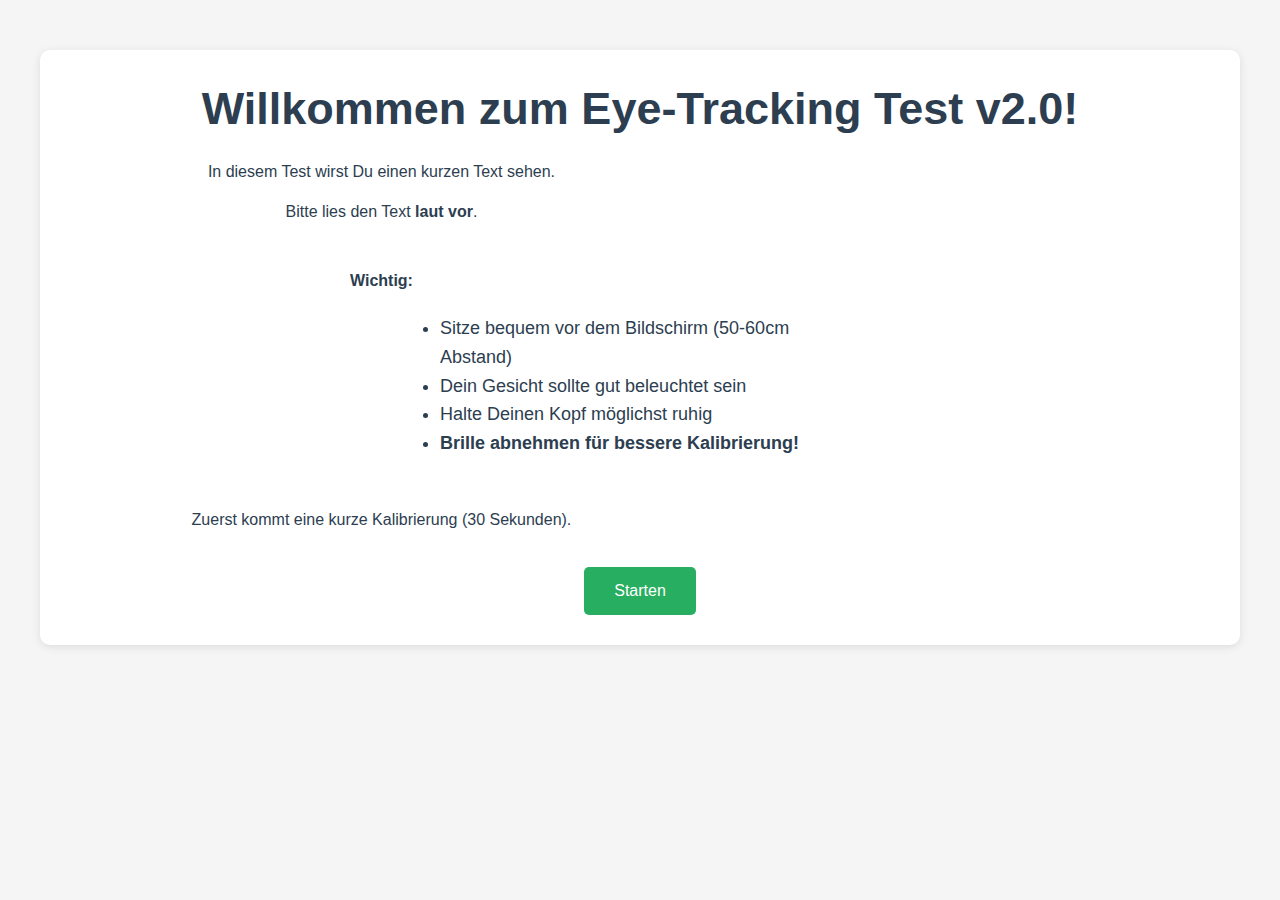
<file: tools/eye-tracking-diagnostik/index.html>
<!DOCTYPE html>
<html lang="de">
<head>
    <meta charset="UTF-8">
    <meta name="viewport" content="width=device-width, initial-scale=1.0">
    <title>Eye-Tracking Lese-Diagnostik - v2.0 Multi-Line</title>
    
    <!-- WebGazer (ZUERST laden!) -->
    <script src="https://webgazer.cs.brown.edu/webgazer.js"></script>
    
    <!-- Unser AOI-Tracker v2.0 -->
    <script src="js/aoi-tracker-v2.js"></script>
    
    <link rel="stylesheet" href="../../shared/css/giesberg-design.css">
  <link href="https://fonts.googleapis.com/css2?family=Inter:wght@400;500;600;700&display=swap" rel="stylesheet">
  <style>
        /* ===== GLOBALE STYLES ===== */
        * {
            margin: 0;
            padding: 0;
            box-sizing: border-box;
        }
        
        body {
            font-family: Arial, sans-serif;
            background-color: #f5f5f5;
            overflow-x: hidden;
        }
        
        /* ===== TEXT-STIMULUS (RESPONSIV) ===== */
        .text-stimulus {
            font-size: 48px;
            line-height: 1.6;
            color: black;
            max-width: 90%;
            padding: 20px;
            background: white;
            border-radius: 10px;
            box-shadow: 0 2px 10px rgba(0,0,0,0.1);
            margin: 0 auto;
        }
        
        .text-stimulus p {
            margin: 0 0 20px 0;
        }
        
        /* Zeile 1: Chunks (Wörter) */
        .text-stimulus .word {
            display: inline-block;
            margin-right: 0.3em;
            padding: 4px 6px;
        }
        
        /* Zeile 2: Silben (kein Abstand zwischen Silben) */
        .text-stimulus .syllable {
            display: inline-block;
            padding: 4px 2px;
        }
        
        .text-stimulus .word:hover,
        .text-stimulus .syllable:hover {
            background: rgba(0, 123, 255, 0.1);
            cursor: default;
        }
        
        /* ===== RESPONSIVE SCHRIFTGRÖSSE ===== */
        /* Kleinere Bildschirme (Laptops 13-15") */
        @media (max-height: 900px) {
            .text-stimulus {
                font-size: 40px;
                line-height: 1.5;
            }
        }
        
        /* Sehr kleine Bildschirme (Tablets) */
        @media (max-height: 768px) {
            .text-stimulus {
                font-size: 32px;
                line-height: 1.4;
                padding: 15px;
            }
        }
        
        /* Sehr große Bildschirme (externe Monitore) */
        @media (min-height: 1200px) {
            .text-stimulus {
                font-size: 60px;
                line-height: 1.8;
            }
        }
        
        /* ===== KALIBRIERUNGS-PUNKT ===== */
        #calibration-dot {
            position: absolute;
            width: 20px;
            height: 20px;
            background: red;
            border-radius: 50%;
            cursor: pointer;
            display: none;
            z-index: 9999;
        }
        
        /* ===== CONTAINER ===== */
        .screen {
            display: none;
            max-width: 1200px;
            margin: 50px auto 20px auto;
            padding: 30px;
            background: white;
            border-radius: 10px;
            box-shadow: 0 2px 10px rgba(0,0,0,0.1);
        }
        
        .screen.active {
            display: block;
        }
        
        /* Text-Screen: Kompakter */
        #text-screen {
            padding: 20px;
            margin: 30px auto 80px auto;
        }
        
        /* ===== INSTRUKTIONEN ===== */
        .instruction-screen {
            text-align: center;
        }
        
        .instruction-screen h1 {
            margin-bottom: 20px;
            color: #2c3e50;
        }
        
        .instruction-screen h2 {
            margin-bottom: 20px;
            color: #2c3e50;
        }
        
        .instruction-screen p {
            margin-bottom: 15px;
            line-height: 1.6;
            font-size: 16px;
        }
        
        .instruction-screen ul {
            text-align: left;
            max-width: 400px;
            margin: 20px auto;
        }
        
        /* ===== BUTTONS ===== */
        button {
            padding: 15px 30px;
            font-size: 16px;
            background: #27ae60;
            color: white;
            border: none;
            border-radius: 5px;
            cursor: pointer;
            margin-top: 20px;
        }
        
        button:hover {
            background: #229954;
        }
        
        /* FERTIG-BUTTON: FEST AM UNTEREN RAND */
        .fixed-button {
            position: fixed !important;
            bottom: 20px !important;
            left: 50% !important;
            transform: translateX(-50%) !important;
            z-index: 1000 !important;
            background: #27ae60 !important;
            padding: 15px 40px !important;
            font-size: 18px !important;
            font-weight: bold !important;
            border: none !important;
            border-radius: 8px !important;
            cursor: pointer !important;
            box-shadow: 0 4px 15px rgba(0,0,0,0.3) !important;
            margin: 0 !important;
        }
        
        .fixed-button:hover {
            background: #229954 !important;
            box-shadow: 0 6px 20px rgba(0,0,0,0.4) !important;
        }
        
        /* ===== KALIBRIERUNGS-INFO ===== */
        #calibration-info {
            position: fixed;
            top: 20px;
            right: 20px;
            background: rgba(0,0,0,0.8);
            color: white;
            padding: 15px;
            border-radius: 5px;
            font-size: 14px;
            display: none;
            z-index: 9998;
        }
        
        /* ===== WEBCAM-PREVIEW: RECHTS UNTEN ===== */
        #webgazerVideoContainer {
            position: fixed !important;
            top: auto !important;
            bottom: 20px !important;
            left: auto !important;
            right: 20px !important;
            width: 200px !important;
            height: 150px !important;
            z-index: 999 !important;
        }
        
        /* ===== DEBUG-INFO (optional) ===== */
        #debug-info {
            position: fixed;
            bottom: 200px;
            left: 20px;
            background: rgba(0,0,0,0.7);
            color: white;
            padding: 10px;
            border-radius: 5px;
            font-size: 12px;
            font-family: monospace;
            display: none;
            z-index: 9998;
        }
    </style>
    
    <script>
        // ===== GLOBALE VARIABLEN =====
        let tracker = null;
        let textData = null;
        
        // Kalibrierungs-Variablen
        const calibrationPoints = [
            [10, 10], [10, 50], [10, 90],
            [50, 10], [50, 50], [50, 90],
            [90, 10], [90, 50], [90, 90]
        ];
        let currentPointIndex = 0;
        let clicksForCurrentPoint = 0;
        const clicksPerPoint = 3;
        
        // ===== HILFSFUNKTIONEN =====
        function showScreen(screenId) {
            document.querySelectorAll('.screen').forEach(s => s.classList.remove('active'));
            document.getElementById(screenId).classList.add('active');
        }
        
        // ===== TEXT LADEN =====
        async function loadText() {
            const response = await fetch('stimuli/baseline/text_multiline.json');
            textData = await response.json();
            
            let html = '';
            
            textData.lines.forEach(line => {
                html += '<p>';
                
                if (line.tracking_mode === 'vertical') {
                    // Zeile 1: Chunks (Wörter normal anzeigen, aber mit Chunk-IDs)
                    line.chunks.forEach(chunk => {
                        chunk.words.forEach((word, wordIdx) => {
                            html += `<span class="word" id="line${line.line_id}_chunk${chunk.chunk_id}_word${wordIdx}">${word}</span> `;
                        });
                    });
                    
                } else if (line.tracking_mode === 'syllables') {
                    // Zeile 2: Silben (OHNE Leerzeichen zwischen Silben!)
                    let currentWord = null;
                    line.syllables.forEach((syl, idx) => {
                        // Leerzeichen vor neuem Wort (außer am Anfang)
                        if (syl.word !== currentWord && idx > 0) {
                            html += ' ';
                        }
                        html += `<span class="syllable" id="syl_${syl.syl_id}">${syl.text}</span>`;
                        currentWord = syl.word;
                    });
                    
                } else if (line.tracking_mode === 'standard') {
                    // Zeile 3: Standard-Wörter
                    line.words.forEach(word => {
                        html += `<span class="word" id="line${line.line_id}_word${word.word_id}">${word.text}</span> `;
                    });
                }
                
                html += '</p>';
            });
            
            document.getElementById('text-container').innerHTML = html;
        }
        
        // ===== KALIBRIERUNG =====
        async function startCalibration() {
            showScreen('calibration-screen');
            
            // WebGazer starten
            await webgazer.setRegression('ridge')
                .setGazeListener(function(data, clock) {})
                .begin();
            
            webgazer.showVideoPreview(true)
                .showPredictionPoints(true);
            
            // Erste Punkt anzeigen (nach kurzer Verzögerung für Webcam-Init)
            setTimeout(() => {
                document.getElementById('calibration-info').style.display = 'block';
                showNextCalibrationPoint();
            }, 1000);
        }
        
        function showNextCalibrationPoint() {
            if (currentPointIndex >= calibrationPoints.length) {
                finishCalibration();
                return;
            }
            
            const point = calibrationPoints[currentPointIndex];
            const dot = document.getElementById('calibration-dot');
            
            // Position berechnen (Prozent → Pixel)
            const x = window.innerWidth * point[0] / 100;
            const y = window.innerHeight * point[1] / 100;
            
            dot.style.left = (x - 10) + 'px';
            dot.style.top = (y - 10) + 'px';
            dot.style.display = 'block';
            
            // Info aktualisieren
            document.getElementById('cal-current').textContent = currentPointIndex + 1;
            document.getElementById('cal-total').textContent = calibrationPoints.length;
            document.getElementById('cal-clicks').textContent = '0';
            
            // Click-Handler
            clicksForCurrentPoint = 0;
            dot.onclick = handleCalibrationClick;
        }
        
        function handleCalibrationClick(event) {
            const dot = event.target;
            const x = parseFloat(dot.style.left) + 10;
            const y = parseFloat(dot.style.top) + 10;
            
            // WebGazer informieren
            webgazer.recordScreenPosition(x, y, 'click');
            
            clicksForCurrentPoint++;
            document.getElementById('cal-clicks').textContent = clicksForCurrentPoint;
            
            if (clicksForCurrentPoint >= clicksPerPoint) {
                currentPointIndex++;
                setTimeout(showNextCalibrationPoint, 500);
            }
        }
        
        function finishCalibration() {
            document.getElementById('calibration-dot').style.display = 'none';
            document.getElementById('calibration-info').style.display = 'none';
            webgazer.showPredictionPoints(false);
            
            showScreen('transition-screen');
        }
        
        // ===== LESEN =====
        async function startReading() {
            showScreen('text-screen');
            
            // Text laden (falls noch nicht)
            if (!textData) {
                await loadText();
            }
            
            // Tracker v2.0 initialisieren
            tracker = new AOITracker(textData);
            tracker.startTracking();
            
            // WebGazer Listener aktivieren
            webgazer.setGazeListener(function(data, elapsedTime) {
                if (data == null || !tracker) return;
                tracker.processGazePoint(data.x, data.y, elapsedTime);
            });
            
            // ⭐ WEBCAM-PREVIEW VERSCHIEBEN (rechts unten)
            setTimeout(() => {
                const videoContainer = document.getElementById('webgazerVideoContainer');
                if (videoContainer) {
                    videoContainer.style.position = 'fixed';
                    videoContainer.style.top = 'auto';
                    videoContainer.style.bottom = '20px';
                    videoContainer.style.left = 'auto';
                    videoContainer.style.right = '20px';
                    videoContainer.style.width = '200px';
                    videoContainer.style.height = '150px';
                    videoContainer.style.zIndex = '999';
                }
                
                // Auch das Video-Element selbst anpassen
                const video = document.getElementById('webgazerVideoFeed');
                if (video) {
                    video.style.width = '200px';
                    video.style.height = '150px';
                }
            }, 500);
            
            console.log('[Reading] Tracking v2.0 gestartet');
        }
        
        function finishReading() {
            // Tracking stoppen
            tracker.stopTracking();
            webgazer.pause();
            
            console.log('[Reading] Tracking gestoppt');
            
            // Debug-Info anzeigen
            const debugInfo = tracker.getDebugInfo();
            document.getElementById('debug-summary').innerHTML = `
                <strong>Erfasste Daten:</strong><br>
                Gaze-Points: ${debugInfo.totalGazePoints}<br>
                Fixationen: ${debugInfo.totalFixations}<br>
                AOIs: ${debugInfo.totalAOIs} (Chunks: ${debugInfo.aoiBreakdown.chunks}, 
                Silben: ${debugInfo.aoiBreakdown.syllables}, Wörter: ${debugInfo.aoiBreakdown.words})
            `;
            
            // Daten herunterladen
            downloadData();
            
            // Ende-Screen
            showScreen('end-screen');
            
            setTimeout(() => {
                document.getElementById('download-status').textContent = '3 CSV-Dateien wurden heruntergeladen! ✓';
            }, 1000);
        }
        
        // ===== CSV-DOWNLOAD =====
        function downloadData() {
            const timestamp = Date.now();
            const csvData = tracker.exportToCSV();
            
            // Metadaten-Header für alle CSVs
            const metadata = `# EXPERIMENT METADATA
# Participant ID: TEST_${timestamp}
# Date: ${new Date().toISOString()}
# Text: ${textData.id}

`;
            
            // 3 separate Downloads
            downloadCSVFile(
                `line1_vertical_${timestamp}.csv`, 
                metadata + '# LINE 1: VERTICAL TRACKING (Chunks)\n' + csvData.line1
            );
            downloadCSVFile(
                `line2_syllables_${timestamp}.csv`, 
                metadata + '# LINE 2: SYLLABLE TRACKING\n' + csvData.line2
            );
            downloadCSVFile(
                `line3_words_${timestamp}.csv`, 
                metadata + '# LINE 3: STANDARD WORD TRACKING\n' + csvData.line3
            );
            
            console.log('[Download] 3 CSV-Dateien erstellt');
        }
        
        function downloadCSVFile(filename, csvContent) {
            const blob = new Blob([csvContent], { type: 'text/csv;charset=utf-8;' });
            const url = window.URL.createObjectURL(blob);
            const a = document.createElement('a');
            a.href = url;
            a.download = filename;
            document.body.appendChild(a);
            a.click();
            document.body.removeChild(a);
            window.URL.revokeObjectURL(url);
        }
    </script>
</head>
<body>
    <!-- Kalibrierungs-Punkt -->
    <div id="calibration-dot"></div>
    
    <!-- Kalibrierungs-Info -->
    <div id="calibration-info">
        <div>Punkt <span id="cal-current">1</span> von <span id="cal-total">9</span></div>
        <div>Klick: <span id="cal-clicks">0</span> / 3</div>
    </div>
    
    <!-- Debug-Info (optional, kann ausgeblendet bleiben) -->
    <div id="debug-info">
        <div>Gaze Points: <span id="debug-gaze">0</span></div>
        <div>Current AOI: <span id="debug-aoi">-</span></div>
    </div>
    
    <!-- Screen 1: Willkommen -->
    <div id="welcome-screen" class="screen active">
        <div class="instruction-screen">
            <h1>Willkommen zum Eye-Tracking Test v2.0!</h1>
            <p>In diesem Test wirst Du einen kurzen Text sehen.</p>
            <p>Bitte lies den Text <strong>laut vor</strong>.</p>
            <br>
            <p><strong>Wichtig:</strong></p>
            <ul>
                <li>Sitze bequem vor dem Bildschirm (50-60cm Abstand)</li>
                <li>Dein Gesicht sollte gut beleuchtet sein</li>
                <li>Halte Deinen Kopf möglichst ruhig</li>
                <li><strong>Brille abnehmen für bessere Kalibrierung!</strong></li>
            </ul>
            <br>
            <p>Zuerst kommt eine kurze Kalibrierung (30 Sekunden).</p>
            <button onclick="startCalibration()">Starten</button>
        </div>
    </div>
    
    <!-- Screen 2: Kalibrierung -->
    <div id="calibration-screen" class="screen">
        <div class="instruction-screen">
            <h2>Kalibrierung läuft...</h2>
            <p>Klicke auf jeden roten Punkt 3x.</p>
            <p><strong>Schaue dabei den Punkt an (nicht die Maus!)</strong></p>
        </div>
    </div>
    
    <!-- Screen 3: Übergang -->
    <div id="transition-screen" class="screen">
        <div class="instruction-screen">
            <h2>Kalibrierung abgeschlossen!</h2>
            <p>Jetzt kommt der Text mit 3 verschiedenen Zeilen:</p>
            <ul style="text-align: left;">
                <li><strong>Zeile 1:</strong> Normale Wörter (Oberlängen-Tracking)</li>
                <li><strong>Zeile 2:</strong> Silben-getrennt (Lese-Sequenz)</li>
                <li><strong>Zeile 3:</strong> Normale Wörter (Standard-Tracking)</li>
            </ul>
            <br>
            <p>Bitte lies <strong>laut und langsam vor</strong>.</p>
            <button onclick="startReading()">Text zeigen</button>
        </div>
    </div>
    
    <!-- Screen 4: Text -->
    <div id="text-screen" class="screen">
        <div class="text-stimulus" id="text-container"></div>
        
        <!-- ⭐ FESTER BUTTON AM UNTEREN RAND -->
        <button class="fixed-button" onclick="finishReading()">Fertig gelesen</button>
    </div>
    
    <!-- Screen 5: Ende -->
    <div id="end-screen" class="screen">
        <div class="instruction-screen">
            <h1>Fertig!</h1>
            <p>Vielen Dank fürs Mitmachen!</p>
            <p id="download-status">Die Daten werden heruntergeladen...</p>
            <br>
            <p id="debug-summary" style="font-size: 14px; color: #666;"></p>
        </div>
    </div>
</body>
</html>
</file>
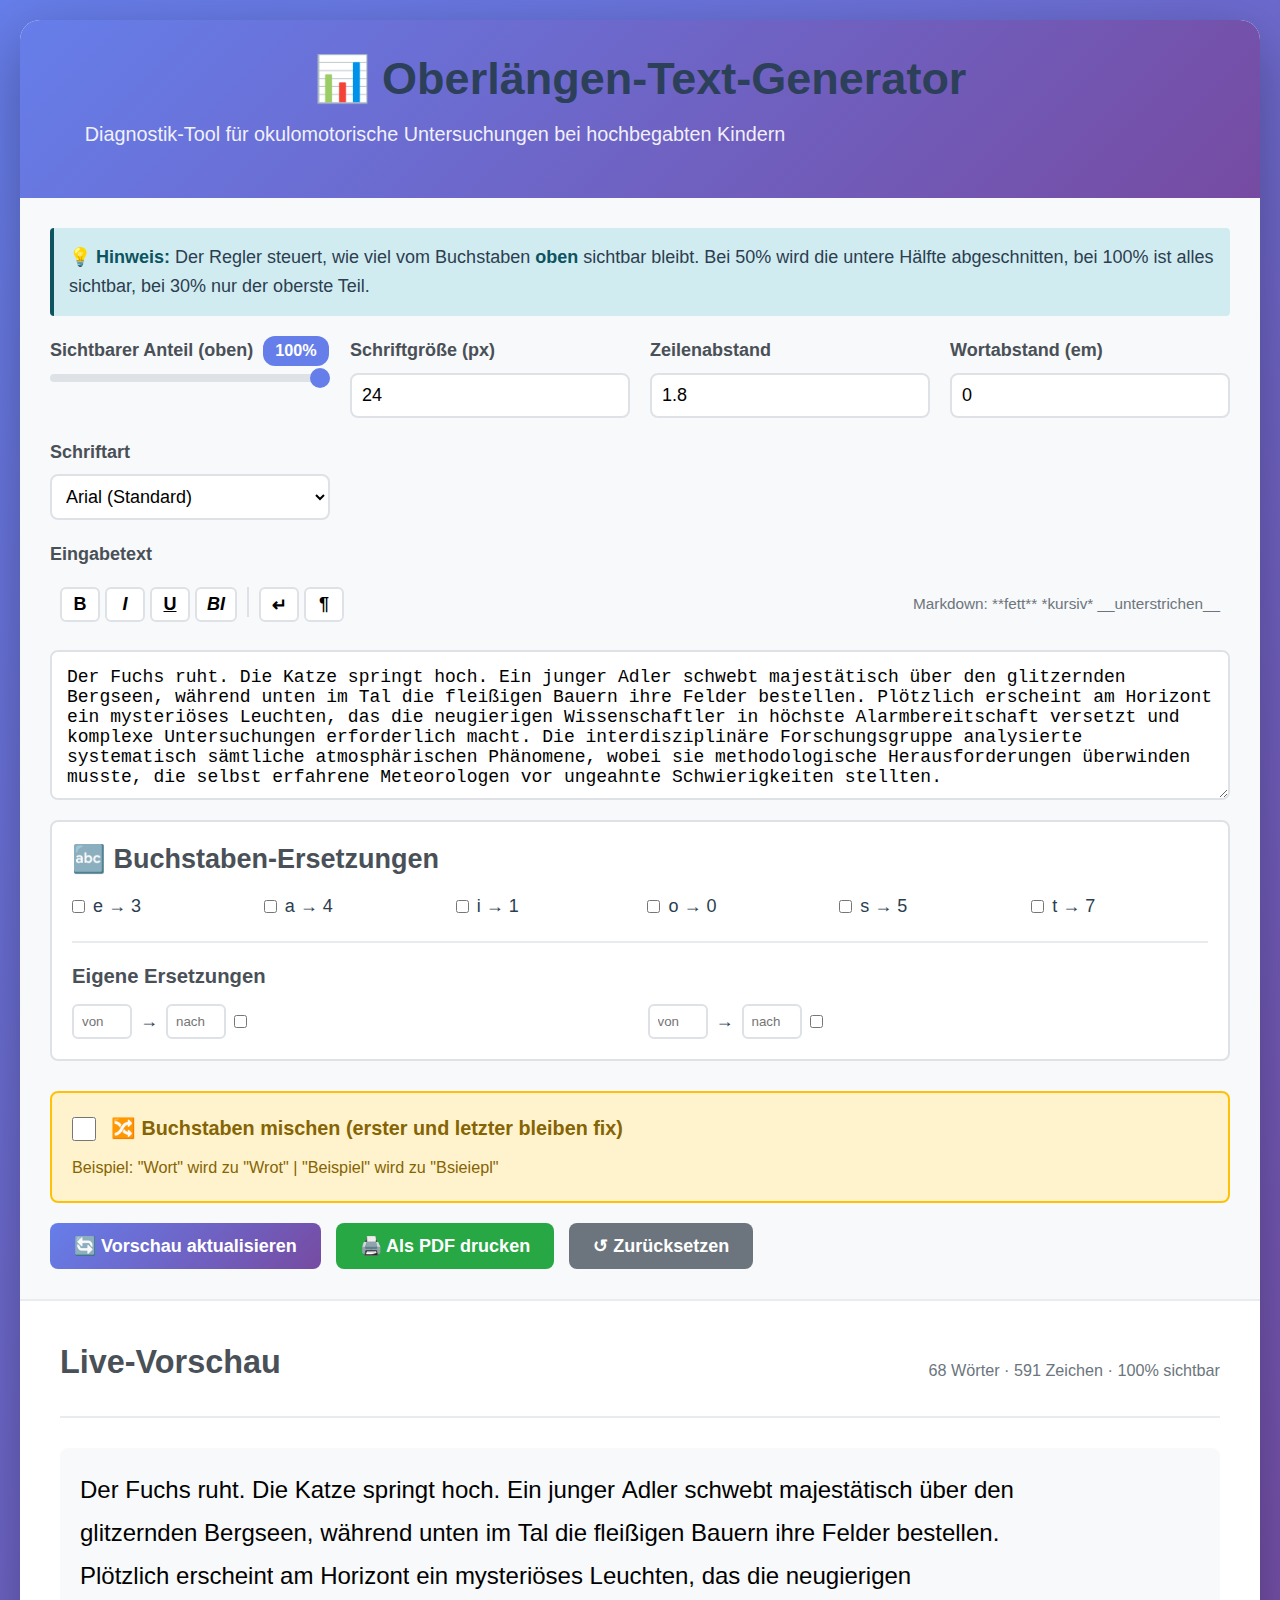
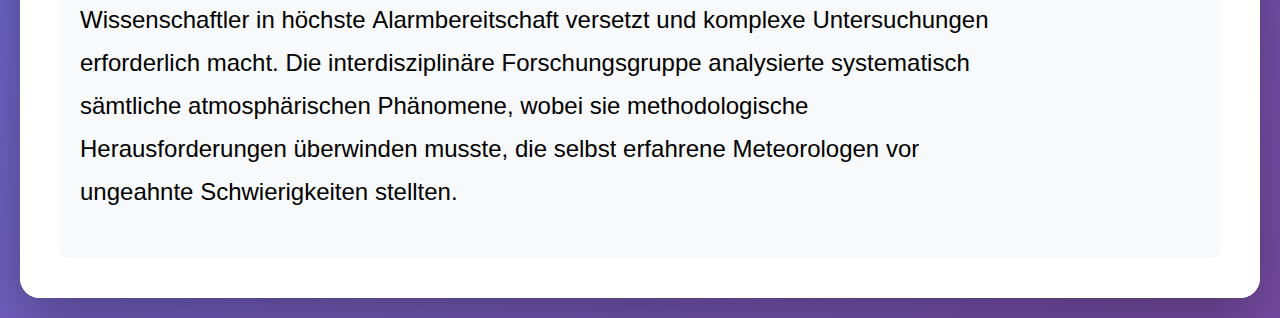
<file: tools/oberlaengen-generator/index.html>
<!DOCTYPE html>
<html lang="de">
<head>
    <meta charset="UTF-8">
    <meta name="viewport" content="width=device-width, initial-scale=1.0">
    <title>Oberlängen-Text-Generator | Diagnostik-Tool</title>
      <link rel="stylesheet" href="../../shared/css/giesberg-design.css">
  <link href="https://fonts.googleapis.com/css2?family=Inter:wght@400;500;600;700<style>display=swap" rel="stylesheet">
  <style>
        * {
            margin: 0;
            padding: 0;
            box-sizing: border-box;
        }

        body {
            font-family: 'Segoe UI', Tahoma, Geneva, Verdana, sans-serif;
            background: linear-gradient(135deg, #667eea 0%, #764ba2 100%);
            min-height: 100vh;
            padding: 20px;
        }

        .container {
            max-width: 1400px;
            margin: 0 auto;
            background: white;
            border-radius: 20px;
            box-shadow: 0 20px 60px rgba(0,0,0,0.3);
            overflow: hidden;
        }

        .header {
            background: linear-gradient(135deg, #667eea 0%, #764ba2 100%);
            color: white;
            padding: 30px;
            text-align: center;
        }

        .header h1 {
            font-size: 2.5em;
            margin-bottom: 10px;
        }

        .header p {
            font-size: 1.1em;
            opacity: 0.9;
        }

        .controls {
            padding: 30px;
            background: #f8f9fa;
            border-bottom: 2px solid #e9ecef;
        }

        .control-grid {
            display: grid;
            grid-template-columns: repeat(auto-fit, minmax(250px, 1fr));
            gap: 20px;
            margin-bottom: 20px;
        }

        .control-group {
            display: flex;
            flex-direction: column;
            gap: 8px;
        }

        .control-group label {
            font-weight: 600;
            color: #495057;
            display: flex;
            align-items: center;
            gap: 10px;
        }

        .value-display {
            background: #667eea;
            color: white;
            padding: 2px 12px;
            border-radius: 12px;
            font-size: 0.9em;
            font-weight: bold;
            min-width: 60px;
            text-align: center;
        }

        input[type="range"] {
            width: 100%;
            height: 8px;
            border-radius: 5px;
            background: #dee2e6;
            outline: none;
            -webkit-appearance: none;
        }

        input[type="range"]::-webkit-slider-thumb {
            -webkit-appearance: none;
            appearance: none;
            width: 20px;
            height: 20px;
            border-radius: 50%;
            background: #667eea;
            cursor: pointer;
            transition: all 0.3s ease;
        }

        input[type="range"]::-webkit-slider-thumb:hover {
            background: #764ba2;
            transform: scale(1.2);
        }

        input[type="number"] {
            padding: 10px;
            border: 2px solid #dee2e6;
            border-radius: 8px;
            font-size: 1em;
            transition: border-color 0.3s;
        }

        input[type="number"]:focus {
            border-color: #667eea;
            outline: none;
        }

        select {
            padding: 10px;
            border: 2px solid #dee2e6;
            border-radius: 8px;
            font-size: 1em;
            background: white;
            cursor: pointer;
            transition: border-color 0.3s;
        }

        select:focus {
            border-color: #667eea;
            outline: none;
        }

        select:hover {
            border-color: #adb5bd;
        }

        textarea {
            width: 100%;
            min-height: 150px;
            padding: 15px;
            border: 2px solid #dee2e6;
            border-radius: 8px;
            font-size: 1em;
            font-family: 'Courier New', monospace;
            resize: vertical;
            transition: border-color 0.3s;
        }

        textarea:focus {
            border-color: #667eea;
            outline: none;
        }

        .button-group {
            display: flex;
            gap: 15px;
            flex-wrap: wrap;
        }

        button {
            padding: 12px 24px;
            border: none;
            border-radius: 8px;
            font-size: 1em;
            font-weight: 600;
            cursor: pointer;
            transition: all 0.3s ease;
            display: flex;
            align-items: center;
            gap: 8px;
        }

        .btn-primary {
            background: linear-gradient(135deg, #667eea 0%, #764ba2 100%);
            color: white;
        }

        .btn-primary:hover {
            transform: translateY(-2px);
            box-shadow: 0 5px 15px rgba(102, 126, 234, 0.4);
        }

        .btn-secondary {
            background: #6c757d;
            color: white;
        }

        .btn-secondary:hover {
            background: #5a6268;
        }

        .btn-success {
            background: #28a745;
            color: white;
        }

        .btn-success:hover {
            background: #218838;
        }

        .preview-section {
            padding: 40px;
            min-height: 400px;
            background: white;
        }

        .preview-header {
            display: flex;
            justify-content: space-between;
            align-items: center;
            margin-bottom: 30px;
            padding-bottom: 15px;
            border-bottom: 2px solid #e9ecef;
        }

        .preview-header h2 {
            color: #495057;
            font-size: 1.8em;
        }

        .preview-text {
            font-family: 'Arial', sans-serif;
            color: #000;
            line-height: 1.8;
            overflow: hidden;
            padding: 20px;
            background: #f8f9fa;
            border-radius: 8px;
            min-height: 300px;
        }

        .clipped-text {
            display: inline-block;
            transition: clip-path 0.3s ease;
        }

        .checkbox-group {
            display: flex;
            align-items: center;
            gap: 10px;
            padding: 15px;
            background: white;
            border-radius: 8px;
            border: 2px solid #dee2e6;
        }

        .checkbox-group input[type="checkbox"] {
            width: 20px;
            height: 20px;
            cursor: pointer;
        }

        .checkbox-group label {
            cursor: pointer;
            font-weight: 500;
        }

        .info-box {
            background: #d1ecf1;
            border-left: 4px solid #0c5460;
            padding: 15px;
            border-radius: 4px;
            margin-bottom: 20px;
        }

        .info-box strong {
            color: #0c5460;
        }

        @media print {
            body {
                background: white;
                padding: 0;
            }
            .container {
                box-shadow: none;
                border-radius: 0;
            }
            .header, .controls {
                display: none;
            }
            .preview-section {
                padding: 20px;
                padding-bottom: 60px;
            }
            .preview-header {
                display: none;
            }
            .preview-text {
                background: white;
            }
            .print-footer {
                display: block !important;
                position: fixed;
                bottom: 20px;
                left: 0;
                right: 0;
                text-align: center;
                font-size: 10pt;
                color: #666;
                border-top: 1px solid #ddd;
                padding-top: 10px;
            }
            @page {
                margin-top: 0;
            }
        }

        .print-footer {
            display: none;
        }

        .format-btn {
            min-width: 40px;
            height: 35px;
            padding: 5px 10px;
            border: 2px solid #dee2e6;
            border-radius: 6px;
            background: white;
            cursor: pointer;
            font-size: 1em;
            transition: all 0.2s ease;
            display: flex;
            align-items: center;
            justify-content: center;
        }

        .format-btn:hover {
            background: #e9ecef;
            border-color: #667eea;
            transform: translateY(-1px);
        }

        .format-btn:active {
            transform: translateY(0);
            background: #dee2e6;
        }

        @media (max-width: 768px) {
            .header h1 {
                font-size: 1.8em;
            }
            .control-grid {
                grid-template-columns: 1fr;
            }
            .button-group {
                flex-direction: column;
            }
            button {
                width: 100%;
            }
        }
    </style>
</head>
<body>
    <div class="container">
        <div class="header">
            <h1>📊 Oberlängen-Text-Generator</h1>
            <p>Diagnostik-Tool für okulomotorische Untersuchungen bei hochbegabten Kindern</p>
        </div>

        <div class="controls">
            <div class="info-box">
                <strong>💡 Hinweis:</strong> Der Regler steuert, wie viel vom Buchstaben <strong>oben</strong> sichtbar bleibt. 
                Bei 50% wird die untere Hälfte abgeschnitten, bei 100% ist alles sichtbar, bei 30% nur der oberste Teil.
            </div>

            <div class="control-grid">
                <div class="control-group">
                    <label>
                        Sichtbarer Anteil (oben)
                        <span class="value-display" id="clipValue">100%</span>
                    </label>
                    <input type="range" id="clipSlider" min="0" max="100" value="100" step="1">
                </div>

                <div class="control-group">
                    <label>Schriftgröße (px)</label>
                    <input type="number" id="fontSize" min="12" max="72" value="24" step="2">
                </div>

                <div class="control-group">
                    <label>Zeilenabstand</label>
                    <input type="number" id="lineHeight" min="1" max="3" value="1.8" step="0.1">
                </div>

                <div class="control-group">
                    <label>Wortabstand (em)</label>
                    <input type="number" id="wordSpacing" min="0" max="2" value="0" step="0.1">
                </div>

                <div class="control-group">
                    <label>Schriftart</label>
                    <select id="fontFamily">
                        <option value="Arial, sans-serif">Arial (Standard)</option>
                        <option value="'Times New Roman', serif">Times New Roman (Serif)</option>
                        <option value="'Courier New', monospace">Courier New (Monospace)</option>
                        <option value="Georgia, serif">Georgia (Serif)</option>
                        <option value="Verdana, sans-serif">Verdana (Sans-Serif)</option>
                        <option value="'Comic Sans MS', cursive">Comic Sans MS (Kindgerecht)</option>
                        <option value="Tahoma, sans-serif">Tahoma</option>
                        <option value="'Trebuchet MS', sans-serif">Trebuchet MS</option>
                        <option value="'Lucida Console', monospace">Lucida Console</option>
                        <option value="Impact, fantasy">Impact (Fett)</option>
                    </select>
                </div>
            </div>

            <div class="control-group" style="margin-top: 20px;">
                <label>Eingabetext</label>
                
                <!-- Formatierungs-Toolbar -->
                <div style="display: flex; gap: 5px; margin-bottom: 10px; padding: 10px; background: #f8f9fa; border-radius: 8px; flex-wrap: wrap;">
                    <button type="button" onclick="formatText('bold')" class="format-btn" title="Fett (Strg+B)">
                        <strong>B</strong>
                    </button>
                    <button type="button" onclick="formatText('italic')" class="format-btn" title="Kursiv (Strg+I)">
                        <em>I</em>
                    </button>
                    <button type="button" onclick="formatText('underline')" class="format-btn" title="Unterstrichen (Strg+U)">
                        <u>U</u>
                    </button>
                    <button type="button" onclick="formatText('bold-italic')" class="format-btn" title="Fett+Kursiv">
                        <strong><em>BI</em></strong>
                    </button>
                    <div style="width: 2px; height: 30px; background: #dee2e6; margin: 0 5px;"></div>
                    <button type="button" onclick="insertLineBreak()" class="format-btn" title="Zeilenumbruch">
                        ↵
                    </button>
                    <button type="button" onclick="insertParagraph()" class="format-btn" title="Neuer Absatz">
                        ¶
                    </button>
                    <div style="flex: 1; display: flex; align-items: center; justify-content: flex-end; gap: 10px; color: #6c757d; font-size: 0.85em;">
                        <span>Markdown: **fett** *kursiv* __unterstrichen__</span>
                    </div>
                </div>
                
                <textarea id="inputText" placeholder="Gib hier deinen Text ein... 

Markdown-Formatierung:
**fett** *kursiv* __unterstrichen__ ***fett+kursiv***
Doppelter Enter = neuer Absatz">Der Fuchs ruht. Die Katze springt hoch. Ein junger Adler schwebt majestätisch über den glitzernden Bergseen, während unten im Tal die fleißigen Bauern ihre Felder bestellen. Plötzlich erscheint am Horizont ein mysteriöses Leuchten, das die neugierigen Wissenschaftler in höchste Alarmbereitschaft versetzt und komplexe Untersuchungen erforderlich macht. Die interdisziplinäre Forschungsgruppe analysierte systematisch sämtliche atmosphärischen Phänomene, wobei sie methodologische Herausforderungen überwinden musste, die selbst erfahrene Meteorologen vor ungeahnte Schwierigkeiten stellten.</textarea>
            </div>

            <div style="margin-top: 20px; padding: 20px; background: white; border-radius: 8px; border: 2px solid #dee2e6;">
                <h3 style="margin-bottom: 15px; color: #495057;">🔤 Buchstaben-Ersetzungen</h3>
                <div style="display: grid; grid-template-columns: repeat(auto-fit, minmax(150px, 1fr)); gap: 15px;">
                    <label style="display: flex; align-items: center; gap: 8px; cursor: pointer;">
                        <input type="checkbox" id="replace_e" class="replace-checkbox">
                        <span>e → 3</span>
                    </label>
                    <label style="display: flex; align-items: center; gap: 8px; cursor: pointer;">
                        <input type="checkbox" id="replace_a" class="replace-checkbox">
                        <span>a → 4</span>
                    </label>
                    <label style="display: flex; align-items: center; gap: 8px; cursor: pointer;">
                        <input type="checkbox" id="replace_i" class="replace-checkbox">
                        <span>i → 1</span>
                    </label>
                    <label style="display: flex; align-items: center; gap: 8px; cursor: pointer;">
                        <input type="checkbox" id="replace_o" class="replace-checkbox">
                        <span>o → 0</span>
                    </label>
                    <label style="display: flex; align-items: center; gap: 8px; cursor: pointer;">
                        <input type="checkbox" id="replace_s" class="replace-checkbox">
                        <span>s → 5</span>
                    </label>
                    <label style="display: flex; align-items: center; gap: 8px; cursor: pointer;">
                        <input type="checkbox" id="replace_t" class="replace-checkbox">
                        <span>t → 7</span>
                    </label>
                </div>
                
                <div style="margin-top: 20px; padding-top: 20px; border-top: 2px solid #e9ecef;">
                    <h4 style="margin-bottom: 15px; color: #495057;">Eigene Ersetzungen</h4>
                    <div style="display: grid; grid-template-columns: repeat(auto-fit, minmax(200px, 1fr)); gap: 15px;">
                        <div style="display: flex; align-items: center; gap: 8px;">
                            <input type="text" id="custom_from_1" maxlength="5" placeholder="von" style="width: 60px; padding: 8px; border: 2px solid #dee2e6; border-radius: 6px;">
                            <span>→</span>
                            <input type="text" id="custom_to_1" maxlength="5" placeholder="nach" style="width: 60px; padding: 8px; border: 2px solid #dee2e6; border-radius: 6px;">
                            <input type="checkbox" id="custom_active_1" class="replace-checkbox">
                        </div>
                        <div style="display: flex; align-items: center; gap: 8px;">
                            <input type="text" id="custom_from_2" maxlength="5" placeholder="von" style="width: 60px; padding: 8px; border: 2px solid #dee2e6; border-radius: 6px;">
                            <span>→</span>
                            <input type="text" id="custom_to_2" maxlength="5" placeholder="nach" style="width: 60px; padding: 8px; border: 2px solid #dee2e6; border-radius: 6px;">
                            <input type="checkbox" id="custom_active_2" class="replace-checkbox">
                        </div>
                    </div>
                </div>
            </div>

            <div style="margin-top: 30px; padding: 20px; background: #fff3cd; border-radius: 8px; border: 2px solid #ffc107;">
                <div style="display: flex; align-items: center; gap: 15px;">
                    <input type="checkbox" id="shuffleToggle" style="width: 24px; height: 24px; cursor: pointer;">
                    <label for="shuffleToggle" style="cursor: pointer; font-weight: 600; color: #856404; font-size: 1.1em; margin: 0;">
                        🔀 Buchstaben mischen (erster und letzter bleiben fix)
                    </label>
                </div>
                <p style="margin-top: 10px; margin-bottom: 0; color: #856404; font-size: 0.9em;">
                    Beispiel: "Wort" wird zu "Wrot" | "Beispiel" wird zu "Bsieiepl"
                </p>
            </div>

            <div class="button-group" style="margin-top: 20px;">
                <button class="btn-primary" onclick="updatePreview()">
                    🔄 Vorschau aktualisieren
                </button>
                <button class="btn-success" onclick="window.print()">
                    🖨️ Als PDF drucken
                </button>
                <button class="btn-secondary" onclick="resetDefaults()">
                    ↺ Zurücksetzen
                </button>
            </div>
        </div>

        <div class="preview-section">
            <div class="preview-header">
                <h2>Live-Vorschau</h2>
                <div style="color: #6c757d; font-size: 0.9em;">
                    <span id="statsDisplay">Bereit</span>
                </div>
            </div>
            <div class="preview-text" id="previewText">
                Hier erscheint die Vorschau deines Textes...
            </div>
            <div class="print-footer">
                © stefangiesberg.de | Stefan Giesberg
            </div>
        </div>
    </div>

    <script>
        // Variablen
        const clipSlider = document.getElementById('clipSlider');
        const clipValue = document.getElementById('clipValue');
        const fontSize = document.getElementById('fontSize');
        const lineHeight = document.getElementById('lineHeight');
        const wordSpacing = document.getElementById('wordSpacing');
        const fontFamily = document.getElementById('fontFamily');
        const inputText = document.getElementById('inputText');
        const previewText = document.getElementById('previewText');
        const statsDisplay = document.getElementById('statsDisplay');
        const scrambleToggle = document.getElementById('scrambleToggle');
        
        // Ersetzungs-Checkboxen
        const replaceCheckboxes = document.querySelectorAll('.replace-checkbox');
        const shuffleToggle = document.getElementById('shuffleToggle');

        // Event Listeners
        clipSlider.addEventListener('input', function() {
            clipValue.textContent = this.value + '%';
            updatePreview();
        });

        fontSize.addEventListener('input', updatePreview);
        lineHeight.addEventListener('input', updatePreview);
        wordSpacing.addEventListener('input', updatePreview);
        fontFamily.addEventListener('change', updatePreview);
        inputText.addEventListener('input', updatePreview);
        shuffleToggle.addEventListener('change', updatePreview);
        
        // Event Listener für alle Ersetzungs-Checkboxen
        replaceCheckboxes.forEach(checkbox => {
            checkbox.addEventListener('change', updatePreview);
        });
        
        // Event Listener für Custom-Felder
        ['custom_from_1', 'custom_to_1', 'custom_from_2', 'custom_to_2'].forEach(id => {
            document.getElementById(id).addEventListener('input', updatePreview);
        });

        // Keyboard Shortcuts für Formatierung
        inputText.addEventListener('keydown', function(e) {
            if (e.ctrlKey || e.metaKey) {
                if (e.key === 'b') {
                    e.preventDefault();
                    formatText('bold');
                } else if (e.key === 'i') {
                    e.preventDefault();
                    formatText('italic');
                } else if (e.key === 'u') {
                    e.preventDefault();
                    formatText('underline');
                }
            }
        });

        // Formatierungs-Funktionen
        function formatText(type) {
            const textarea = inputText;
            const start = textarea.selectionStart;
            const end = textarea.selectionEnd;
            const selectedText = textarea.value.substring(start, end);
            
            if (selectedText.length === 0) {
                alert('Bitte markiere zuerst den Text, den du formatieren möchtest.');
                return;
            }
            
            let formattedText;
            switch(type) {
                case 'bold':
                    formattedText = `**${selectedText}**`;
                    break;
                case 'italic':
                    formattedText = `*${selectedText}*`;
                    break;
                case 'underline':
                    formattedText = `__${selectedText}__`;
                    break;
                case 'bold-italic':
                    formattedText = `***${selectedText}***`;
                    break;
                default:
                    formattedText = selectedText;
            }
            
            textarea.value = textarea.value.substring(0, start) + formattedText + textarea.value.substring(end);
            
            // Cursor-Position nach eingefügtem Text setzen
            const newPos = start + formattedText.length;
            textarea.setSelectionRange(newPos, newPos);
            textarea.focus();
            
            updatePreview();
        }

        function insertLineBreak() {
            const textarea = inputText;
            const pos = textarea.selectionStart;
            textarea.value = textarea.value.substring(0, pos) + '\n' + textarea.value.substring(pos);
            textarea.setSelectionRange(pos + 1, pos + 1);
            textarea.focus();
            updatePreview();
        }

        function insertParagraph() {
            const textarea = inputText;
            const pos = textarea.selectionStart;
            textarea.value = textarea.value.substring(0, pos) + '\n\n' + textarea.value.substring(pos);
            textarea.setSelectionRange(pos + 2, pos + 2);
            textarea.focus();
            updatePreview();
        }

        // Markdown-Parser
        function parseMarkdown(text) {
            // Absätze (doppelter Zeilenumbruch)
            text = text.replace(/\n\n/g, '</p><p style="margin-bottom: 1em;">');
            
            // Einzelne Zeilenumbrüche
            text = text.replace(/\n/g, '<br>');
            
            // Fett + Kursiv (muss vor einzelnem Fett/Kursiv kommen)
            text = text.replace(/\*\*\*(.*?)\*\*\*/g, '<strong><em>$1</em></strong>');
            
            // Fett
            text = text.replace(/\*\*(.*?)\*\*/g, '<strong>$1</strong>');
            
            // Kursiv
            text = text.replace(/\*(.*?)\*/g, '<em>$1</em>');
            
            // Unterstrichen
            text = text.replace(/__(.*?)__/g, '<u>$1</u>');
            
            // In Absatz-Tags wrappen
            text = '<p style="margin-bottom: 1em;">' + text + '</p>';
            
            return text;
        }

        // Buchstaben-Mischen: Erster und letzter Buchstabe bleiben fix
        function scrambleWord(word) {
            if (!shuffleToggle.checked || word.length <= 3) {
                return word;
            }
            
            const first = word[0];
            const last = word[word.length - 1];
            const middle = word.slice(1, -1);
            
            // Fisher-Yates Shuffle für die mittleren Buchstaben
            const middleArray = middle.split('');
            for (let i = middleArray.length - 1; i > 0; i--) {
                const j = Math.floor(Math.random() * (i + 1));
                [middleArray[i], middleArray[j]] = [middleArray[j], middleArray[i]];
            }
            
            return first + middleArray.join('') + last;
        }

        // Buchstaben-Ersetzung basierend auf aktivierten Checkboxen
        function applyReplacements(text) {
            let result = text;
            
            // Standard-Ersetzungen
            if (document.getElementById('replace_e').checked) {
                result = result.replace(/e/gi, '3');
            }
            if (document.getElementById('replace_a').checked) {
                result = result.replace(/a/gi, '4');
            }
            if (document.getElementById('replace_i').checked) {
                result = result.replace(/i/gi, '1');
            }
            if (document.getElementById('replace_o').checked) {
                result = result.replace(/o/gi, '0');
            }
            if (document.getElementById('replace_s').checked) {
                result = result.replace(/s/gi, '5');
            }
            if (document.getElementById('replace_t').checked) {
                result = result.replace(/t/gi, '7');
            }
            
            // Custom-Ersetzung 1
            if (document.getElementById('custom_active_1').checked) {
                const from = document.getElementById('custom_from_1').value;
                const to = document.getElementById('custom_to_1').value;
                if (from && to) {
                    const regex = new RegExp(from, 'gi');
                    result = result.replace(regex, to);
                }
            }
            
            // Custom-Ersetzung 2
            if (document.getElementById('custom_active_2').checked) {
                const from = document.getElementById('custom_from_2').value;
                const to = document.getElementById('custom_to_2').value;
                if (from && to) {
                    const regex = new RegExp(from, 'gi');
                    result = result.replace(regex, to);
                }
            }
            
            return result;
        }

        // Clip-Path berechnen
        function calculateClipPath(percentage) {
            // percentage = wie viel OBEN sichtbar bleibt
            // Bei 100% → alles sichtbar (polygon(0 0, 100% 0, 100% 100%, 0 100%))
            // Bei 50% → untere Hälfte abgeschnitten (polygon(0 0, 100% 0, 100% 50%, 0 50%))
            // Bei 0% → fast alles abgeschnitten (polygon(0 0, 100% 0, 100% 1%, 0 1%))
            
            return `polygon(0 0, 100% 0, 100% ${percentage}%, 0 ${percentage}%)`;
        }

        // Vorschau aktualisieren
        function updatePreview() {
            const text = inputText.value || 'Kein Text eingegeben.';
            
            // Markdown parsen (vor anderen Manipulationen)
            let processedText = parseMarkdown(text);
            
            const clipPercentage = clipSlider.value;
            const clipPath = calculateClipPath(clipPercentage);

            // Statistiken
            const wordCount = text.trim().split(/\s+/).length;
            const charCount = text.length;
            const shuffleStatus = shuffleToggle.checked ? ' · Buchstaben gemischt' : '';
            statsDisplay.textContent = `${wordCount} Wörter · ${charCount} Zeichen · ${clipPercentage}% sichtbar${shuffleStatus}`;

            // Styling für Preview
            previewText.style.fontSize = fontSize.value + 'px';
            previewText.style.lineHeight = lineHeight.value;
            previewText.style.wordSpacing = wordSpacing.value + 'em';
            previewText.style.fontFamily = fontFamily.value;

            // HTML-Text verarbeiten: Ersetzungen und Scrambling auf Text-Ebene anwenden
            // Extrahiere reinen Text aus HTML für Manipulationen
            const tempDiv = document.createElement('div');
            tempDiv.innerHTML = processedText;
            
            // Funktion um Text-Nodes zu verarbeiten
            function processTextNodes(node) {
                if (node.nodeType === Node.TEXT_NODE) {
                    let textContent = node.textContent;
                    
                    // Ersetzungen anwenden
                    textContent = applyReplacementsToText(textContent);
                    
                    // Scrambling auf Wort-Ebene
                    if (shuffleToggle.checked) {
                        const words = textContent.split(/(\s+)/); // Behält Whitespace bei
                        textContent = words.map(word => {
                            if (/\S/.test(word)) { // Nur nicht-Whitespace Wörter
                                return scrambleWord(word);
                            }
                            return word;
                        }).join('');
                    }
                    
                    node.textContent = textContent;
                } else if (node.nodeType === Node.ELEMENT_NODE) {
                    // Rekursiv durch Kind-Nodes
                    Array.from(node.childNodes).forEach(processTextNodes);
                }
            }
            
            processTextNodes(tempDiv);
            
            // Clipping auf Wort-Ebene anwenden (jedes Wort in span wrappen)
            function wrapWordsWithClipping(node) {
                if (node.nodeType === Node.TEXT_NODE) {
                    const words = node.textContent.split(/(\s+)/);
                    const fragment = document.createDocumentFragment();
                    
                    words.forEach(word => {
                        if (/\S/.test(word)) {
                            const span = document.createElement('span');
                            span.className = 'clipped-text';
                            span.style.clipPath = clipPath;
                            span.textContent = word;
                            fragment.appendChild(span);
                        } else {
                            fragment.appendChild(document.createTextNode(word));
                        }
                    });
                    
                    node.parentNode.replaceChild(fragment, node);
                } else if (node.nodeType === Node.ELEMENT_NODE && node.className !== 'clipped-text') {
                    Array.from(node.childNodes).slice().forEach(wrapWordsWithClipping);
                }
            }
            
            wrapWordsWithClipping(tempDiv);
            
            previewText.innerHTML = tempDiv.innerHTML;
        }

        // Hilfsfunktion: Ersetzungen nur auf Text anwenden (ohne HTML-Tags zu zerstören)
        function applyReplacementsToText(text) {
            let result = text;
            
            // Standard-Ersetzungen
            if (document.getElementById('replace_e').checked) {
                result = result.replace(/e/gi, '3');
            }
            if (document.getElementById('replace_a').checked) {
                result = result.replace(/a/gi, '4');
            }
            if (document.getElementById('replace_i').checked) {
                result = result.replace(/i/gi, '1');
            }
            if (document.getElementById('replace_o').checked) {
                result = result.replace(/o/gi, '0');
            }
            if (document.getElementById('replace_s').checked) {
                result = result.replace(/s/gi, '5');
            }
            if (document.getElementById('replace_t').checked) {
                result = result.replace(/t/gi, '7');
            }
            
            // Custom-Ersetzung 1
            if (document.getElementById('custom_active_1').checked) {
                const from = document.getElementById('custom_from_1').value;
                const to = document.getElementById('custom_to_1').value;
                if (from && to) {
                    const regex = new RegExp(from, 'gi');
                    result = result.replace(regex, to);
                }
            }
            
            // Custom-Ersetzung 2
            if (document.getElementById('custom_active_2').checked) {
                const from = document.getElementById('custom_from_2').value;
                const to = document.getElementById('custom_to_2').value;
                if (from && to) {
                    const regex = new RegExp(from, 'gi');
                    result = result.replace(regex, to);
                }
            }
            
            return result;
        }

        // Defaults zurücksetzen
        function resetDefaults() {
            clipSlider.value = 100;
            fontSize.value = 24;
            lineHeight.value = 1.8;
            wordSpacing.value = 0;
            fontFamily.value = "Arial, sans-serif";
            inputText.value = 'Der Fuchs ruht. Die Katze springt hoch. Ein junger Adler schwebt majestätisch über den glitzernden Bergseen, während unten im Tal die fleißigen Bauern ihre Felder bestellen. Plötzlich erscheint am Horizont ein mysteriöses Leuchten, das die neugierigen Wissenschaftler in höchste Alarmbereitschaft versetzt und komplexe Untersuchungen erforderlich macht. Die interdisziplinäre Forschungsgruppe analysierte systematisch sämtliche atmosphärischen Phänomene, wobei sie methodologische Herausforderungen überwinden musste, die selbst erfahrene Meteorologen vor ungeahnte Schwierigkeiten stellten.';
            clipValue.textContent = '100%';
            
            // Alle Ersetzungs-Checkboxen deaktivieren
            document.querySelectorAll('.replace-checkbox').forEach(cb => cb.checked = false);
            
            // Custom-Felder leeren
            document.getElementById('custom_from_1').value = '';
            document.getElementById('custom_to_1').value = '';
            document.getElementById('custom_from_2').value = '';
            document.getElementById('custom_to_2').value = '';
            
            // Shuffle-Toggle deaktivieren
            shuffleToggle.checked = false;
            
            updatePreview();
        }

        // Initial laden
        updatePreview();
    </script>
</body>
</html>
</file>
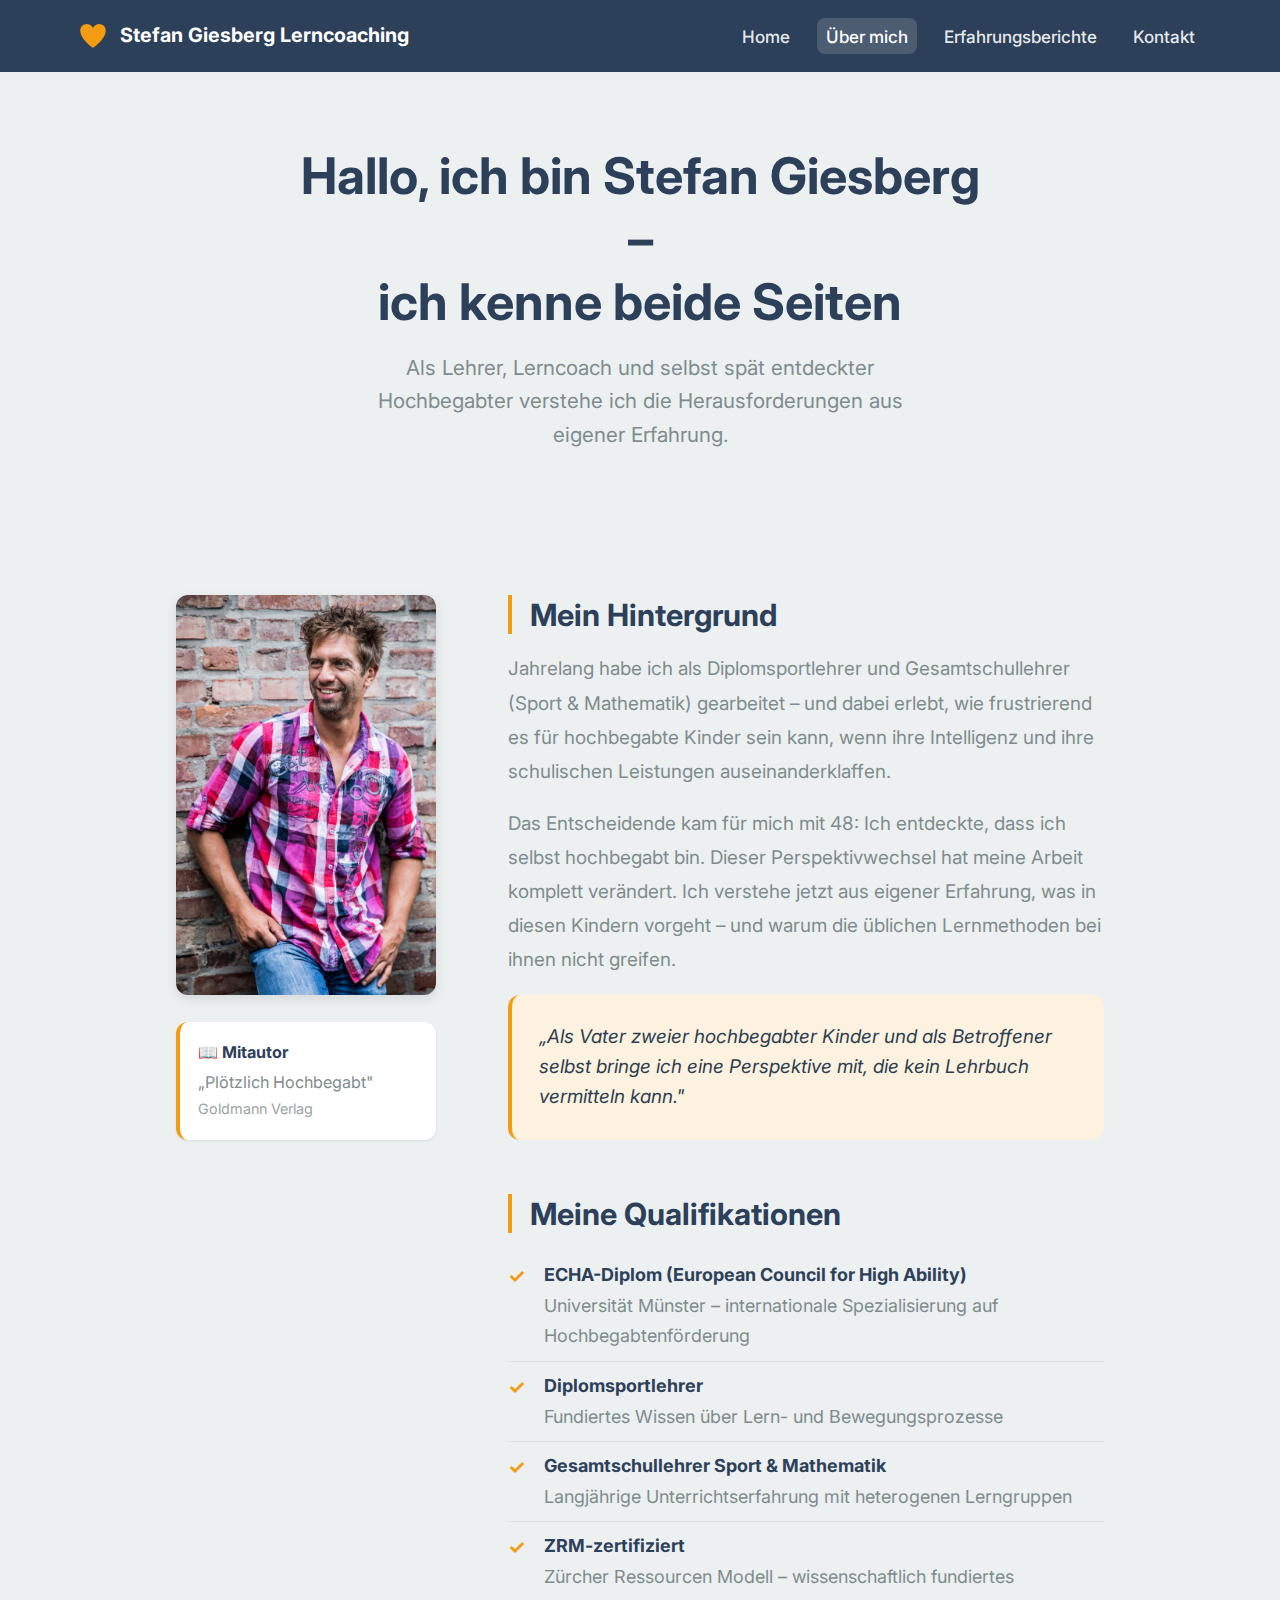
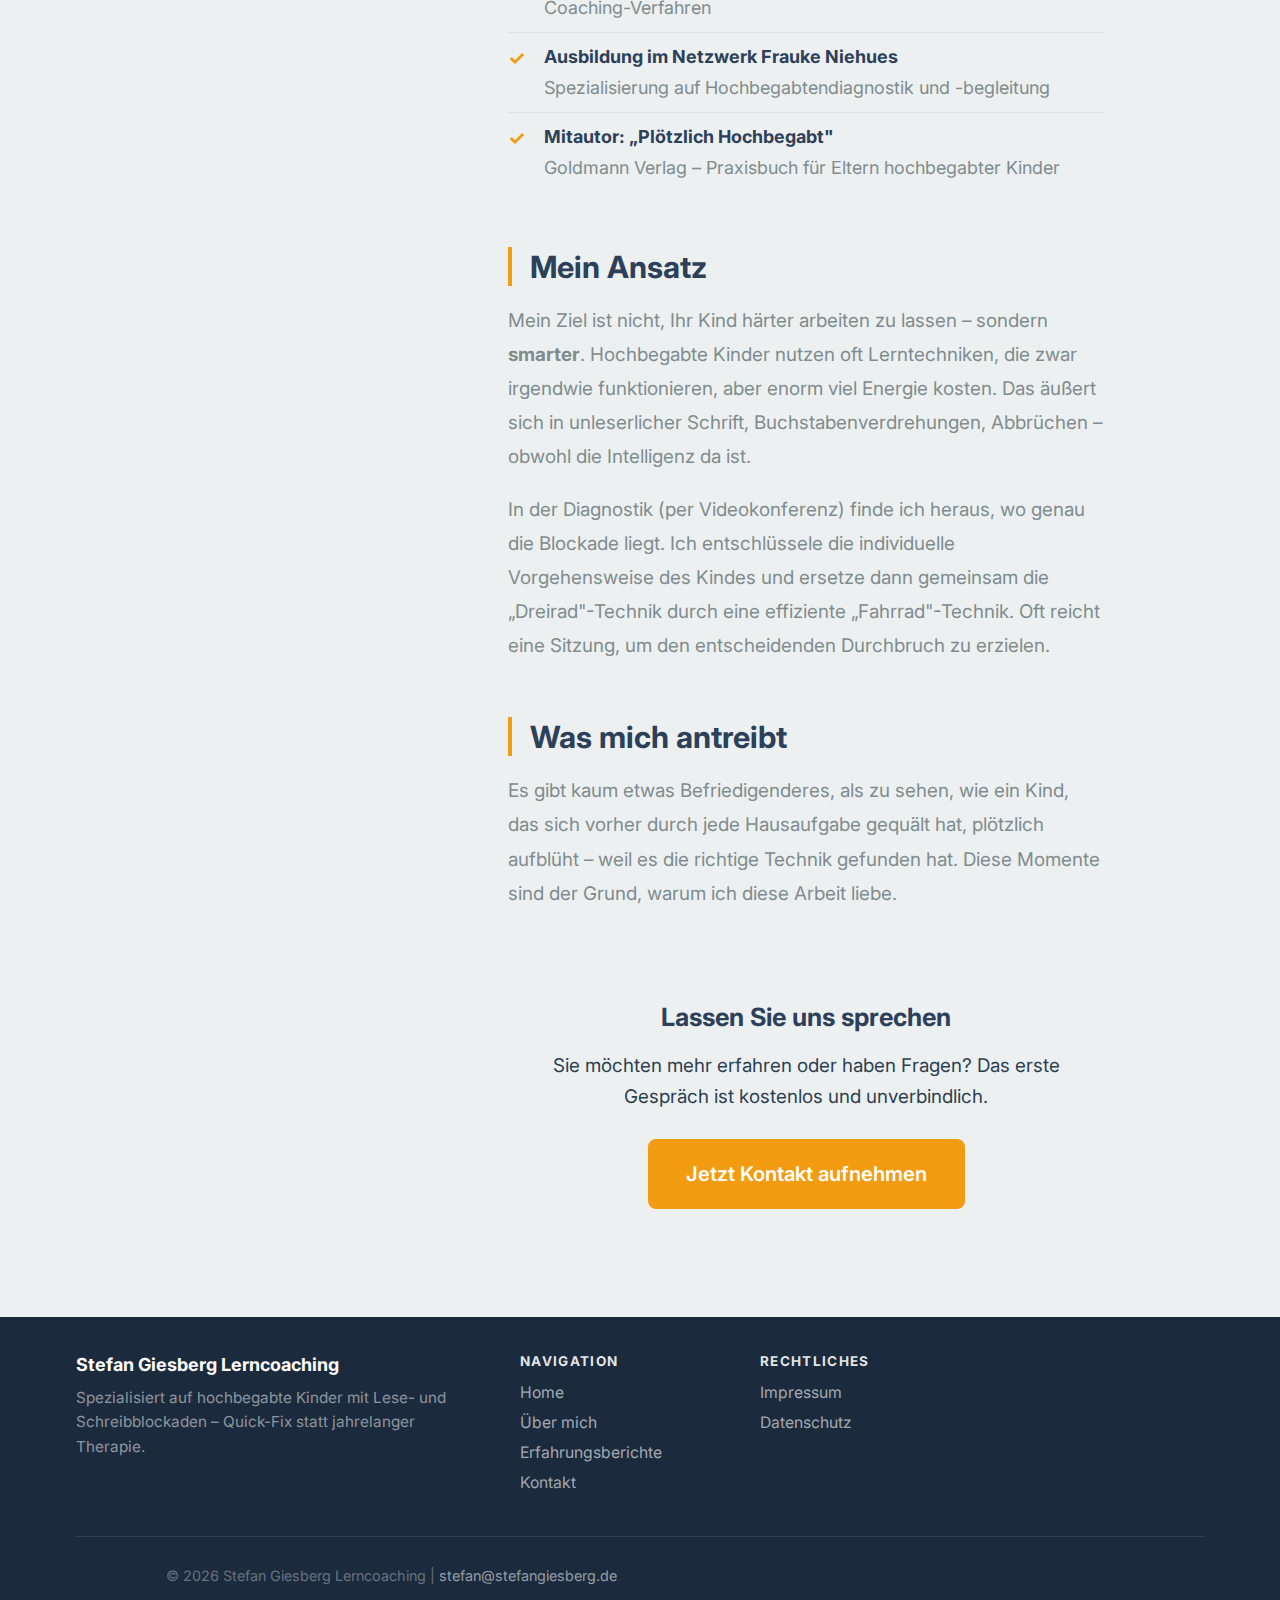
<file: website/about.html>
<!DOCTYPE html>
<html lang="de">
<head>
  <meta charset="UTF-8">
  <meta name="viewport" content="width=device-width, initial-scale=1.0">
  <meta name="description" content="Stefan Giesberg – Lerncoach für hochbegabte Kinder. ECHA-Diplom, Diplomsportlehrer, Mitautor von 'Plötzlich Hochbegabt'.">
  <title>Über mich – Stefan Giesberg Lerncoaching</title>
  <link rel="stylesheet" href="../shared/css/giesberg-design.css">
  <link rel="stylesheet" href="assets/css/website.css">
  <link rel="preconnect" href="https://fonts.googleapis.com">
  <link href="https://fonts.googleapis.com/css2?family=Inter:wght@400;500;600;700&display=swap" rel="stylesheet">
  <style>
    .about-hero {
      background: var(--color-light);
      padding: calc(var(--space-xl) * 2) var(--space-xl);
      text-align: center;
    }

    .about-hero h1 {
      font-size: clamp(1.8rem, 4.5vw, 2.8rem);
      color: var(--color-primary);
      margin-bottom: var(--space-md);
      max-width: 700px;
      margin-left: auto;
      margin-right: auto;
      line-height: 1.25;
    }

    .about-hero p {
      font-size: 1.15rem;
      color: var(--color-text-light);
      max-width: 600px;
      margin: 0 auto;
    }

    .about-layout {
      max-width: 1000px;
      margin: 0 auto;
      padding: calc(var(--space-xl) * 2) var(--space-xl);
      display: grid;
      grid-template-columns: 260px 1fr;
      gap: calc(var(--space-xl) * 2);
      align-items: start;
    }

    @media (max-width: 768px) {
      .about-layout {
        grid-template-columns: 1fr;
      }
      .about-sidebar {
        text-align: center;
      }
    }

    .about-sidebar .photo-placeholder {
      margin: 0 auto var(--space-lg);
    }

    .sidebar-book {
      background: var(--color-white);
      border-radius: var(--border-radius-lg);
      padding: var(--space-md);
      box-shadow: var(--shadow-sm);
      border-left: 4px solid var(--color-accent);
      font-size: 0.9rem;
      color: var(--color-text-light);
    }

    .sidebar-book strong {
      display: block;
      color: var(--color-primary);
      margin-bottom: 4px;
    }

    .about-section {
      margin-bottom: calc(var(--space-xl) * 1.5);
    }

    .about-section h2 {
      font-size: 1.7rem;
      color: var(--color-primary);
      margin-bottom: var(--space-md);
      border-left: 4px solid var(--color-accent);
      padding-left: var(--space-md);
    }

    .about-section p {
      font-size: 1.05rem;
      line-height: 1.8;
      color: var(--color-text-light);
      margin-bottom: var(--space-md);
      max-width: none;
    }

    .qual-list {
      list-style: none;
      padding: 0;
      margin: 0;
    }

    .qual-list li {
      font-size: 1rem;
      line-height: 1.7;
      color: var(--color-text-light);
      padding: var(--space-sm) 0 var(--space-sm) 2rem;
      border-bottom: 1px solid var(--color-border);
      position: relative;
    }

    .qual-list li:last-child {
      border-bottom: none;
    }

    .qual-list li::before {
      content: "✓";
      position: absolute;
      left: 0;
      color: var(--color-accent);
      font-weight: 700;
      font-size: 1.1rem;
    }

    .qual-list li strong {
      color: var(--color-primary);
      display: block;
    }

    .about-highlight {
      background: var(--color-accent-light, #FDF2E0);
      border-radius: var(--border-radius-lg);
      padding: var(--space-lg);
      margin: var(--space-md) 0;
      font-style: italic;
      font-size: 1.05rem;
      color: var(--color-text);
      border-left: 4px solid var(--color-accent);
    }

    .cta-box {
      background: var(--color-light);
      border-radius: var(--border-radius-lg);
      padding: var(--space-xl);
      text-align: center;
      margin-top: var(--space-xl);
    }

    .cta-box h3 {
      font-size: 1.4rem;
      color: var(--color-primary);
      margin-bottom: var(--space-md);
    }

    .cta-box p {
      font-size: 1.05rem;
      margin-bottom: var(--space-lg);
      max-width: none;
    }
  </style>
</head>
<body>

  <!-- Header -->
  <header class="g-page-header">
    <div class="g-container">
      <a href="index.html" class="g-page-header__brand-wrapper">
        <svg class="g-page-header__logo" viewBox="0 0 40 40" fill="none" xmlns="http://www.w3.org/2000/svg" aria-hidden="true">
          <path d="M20 34C20 34 5 24 5 13.5C5 9.36 8.58 6 12.75 6C15.6 6 18.1 7.55 19.5 9.85L20 10.7L20.5 9.85C21.9 7.55 24.4 6 27.25 6C31.42 6 35 9.36 35 13.5C35 24 20 34 20 34Z" fill="#F39C12"/>
        </svg>
        <span class="g-page-header__brand">Stefan Giesberg Lerncoaching</span>
      </a>
      <button class="nav-hamburger" aria-label="Menü öffnen" aria-expanded="false">
        <span></span>
        <span></span>
        <span></span>
      </button>
      <nav class="g-page-header__nav" id="main-nav">
        <a href="index.html">Home</a>
        <a href="about.html" class="active">Über mich</a>
        <a href="testimonials.html">Erfahrungsberichte</a>
        <a href="contact.html">Kontakt</a>
      </nav>
    </div>
  </header>

  <!-- Hero -->
  <section class="about-hero">
    <h1>Hallo, ich bin Stefan Giesberg –<br>ich kenne beide Seiten</h1>
    <p>Als Lehrer, Lerncoach und selbst spät entdeckter Hochbegabter verstehe ich die Herausforderungen aus eigener Erfahrung.</p>
  </section>

  <!-- Content -->
  <main>
    <div class="about-layout">

      <!-- Sidebar: Foto + Buch -->
      <div class="about-sidebar">
        <img src="assets/images/stefan.jpg"
             alt="Stefan Giesberg – Lerncoach für hochbegabte Kinder"
             style="width: 100%; border-radius: var(--border-radius-lg); box-shadow: var(--shadow-md); margin-bottom: var(--space-lg); display: block;">

        <div class="sidebar-book">
          <strong>📖 Mitautor</strong>
          „Plötzlich Hochbegabt"<br>
          <span style="font-size: 0.8rem; opacity: 0.8;">Goldmann Verlag</span>
        </div>
      </div>

      <!-- Main Content -->
      <div class="about-main">

        <div class="about-section">
          <h2>Mein Hintergrund</h2>
          <p>Jahrelang habe ich als Diplomsportlehrer und Gesamtschullehrer (Sport & Mathematik) gearbeitet – und dabei erlebt, wie frustrierend es für hochbegabte Kinder sein kann, wenn ihre Intelligenz und ihre schulischen Leistungen auseinanderklaffen.</p>
          <p>Das Entscheidende kam für mich mit 48: Ich entdeckte, dass ich selbst hochbegabt bin. Dieser Perspektivwechsel hat meine Arbeit komplett verändert. Ich verstehe jetzt aus eigener Erfahrung, was in diesen Kindern vorgeht – und warum die üblichen Lernmethoden bei ihnen nicht greifen.</p>
          <div class="about-highlight">
            „Als Vater zweier hochbegabter Kinder und als Betroffener selbst bringe ich eine Perspektive mit, die kein Lehrbuch vermitteln kann."
          </div>
        </div>

        <div class="about-section">
          <h2>Meine Qualifikationen</h2>
          <ul class="qual-list">
            <li>
              <strong>ECHA-Diplom (European Council for High Ability)</strong>
              Universität Münster – internationale Spezialisierung auf Hochbegabtenförderung
            </li>
            <li>
              <strong>Diplomsportlehrer</strong>
              Fundiertes Wissen über Lern- und Bewegungsprozesse
            </li>
            <li>
              <strong>Gesamtschullehrer Sport &amp; Mathematik</strong>
              Langjährige Unterrichtserfahrung mit heterogenen Lerngruppen
            </li>
            <li>
              <strong>ZRM-zertifiziert</strong>
              Zürcher Ressourcen Modell – wissenschaftlich fundiertes Coaching-Verfahren
            </li>
            <li>
              <strong>Ausbildung im Netzwerk Frauke Niehues</strong>
              Spezialisierung auf Hochbegabtendiagnostik und -begleitung
            </li>
            <li>
              <strong>Mitautor: „Plötzlich Hochbegabt"</strong>
              Goldmann Verlag – Praxisbuch für Eltern hochbegabter Kinder
            </li>
          </ul>
        </div>

        <div class="about-section">
          <h2>Mein Ansatz</h2>
          <p>Mein Ziel ist nicht, Ihr Kind härter arbeiten zu lassen – sondern <strong>smarter</strong>. Hochbegabte Kinder nutzen oft Lerntechniken, die zwar irgendwie funktionieren, aber enorm viel Energie kosten. Das äußert sich in unleserlicher Schrift, Buchstabenverdrehungen, Abbrüchen – obwohl die Intelligenz da ist.</p>
          <p>In der Diagnostik (per Videokonferenz) finde ich heraus, wo genau die Blockade liegt. Ich entschlüssele die individuelle Vorgehensweise des Kindes und ersetze dann gemeinsam die „Dreirad"-Technik durch eine effiziente „Fahrrad"-Technik. Oft reicht eine Sitzung, um den entscheidenden Durchbruch zu erzielen.</p>
        </div>

        <div class="about-section">
          <h2>Was mich antreibt</h2>
          <p>Es gibt kaum etwas Befriedigenderes, als zu sehen, wie ein Kind, das sich vorher durch jede Hausaufgabe gequält hat, plötzlich aufblüht – weil es die richtige Technik gefunden hat. Diese Momente sind der Grund, warum ich diese Arbeit liebe.</p>
        </div>

        <div class="cta-box">
          <h3>Lassen Sie uns sprechen</h3>
          <p>Sie möchten mehr erfahren oder haben Fragen? Das erste Gespräch ist kostenlos und unverbindlich.</p>
          <a href="contact.html" class="g-btn g-btn--primary g-btn--lg">Jetzt Kontakt aufnehmen</a>
        </div>
      </div>
    </div>
  </main>

  <!-- Footer -->
  <footer class="g-footer">
    <div class="g-container">
      <div class="g-footer__content">
        <div class="g-footer__section">
          <h3>Stefan Giesberg Lerncoaching</h3>
          <p>Spezialisiert auf hochbegabte Kinder mit Lese- und Schreibblockaden – Quick-Fix statt jahrelanger Therapie.</p>
        </div>
        <div class="g-footer__section">
          <h4>Navigation</h4>
          <a href="index.html">Home</a>
          <a href="about.html">Über mich</a>
          <a href="testimonials.html">Erfahrungsberichte</a>
          <a href="contact.html">Kontakt</a>
        </div>
        <div class="g-footer__section">
          <h4>Rechtliches</h4>
          <a href="impressum.html">Impressum</a>
          <a href="datenschutz.html">Datenschutz</a>
        </div>
      </div>
      <div class="g-footer__bottom">
        <p>&copy; 2026 Stefan Giesberg Lerncoaching | <a href="mailto:stefan@stefangiesberg.de">stefan@stefangiesberg.de</a></p>
      </div>
    </div>
  </footer>

  <script>
    (function () {
      var btn = document.querySelector('.nav-hamburger');
      var nav = document.querySelector('.g-page-header__nav');
      if (!btn || !nav) return;
      btn.addEventListener('click', function () {
        var open = nav.classList.toggle('nav-open');
        btn.classList.toggle('nav-open', open);
        btn.setAttribute('aria-expanded', open ? 'true' : 'false');
        btn.setAttribute('aria-label', open ? 'Menü schließen' : 'Menü öffnen');
      });
      document.addEventListener('click', function (e) {
        if (!e.target.closest('.g-page-header')) {
          nav.classList.remove('nav-open');
          btn.classList.remove('nav-open');
          btn.setAttribute('aria-expanded', 'false');
          btn.setAttribute('aria-label', 'Menü öffnen');
        }
      });
    })();
  </script>
</body>
</html>
</file>
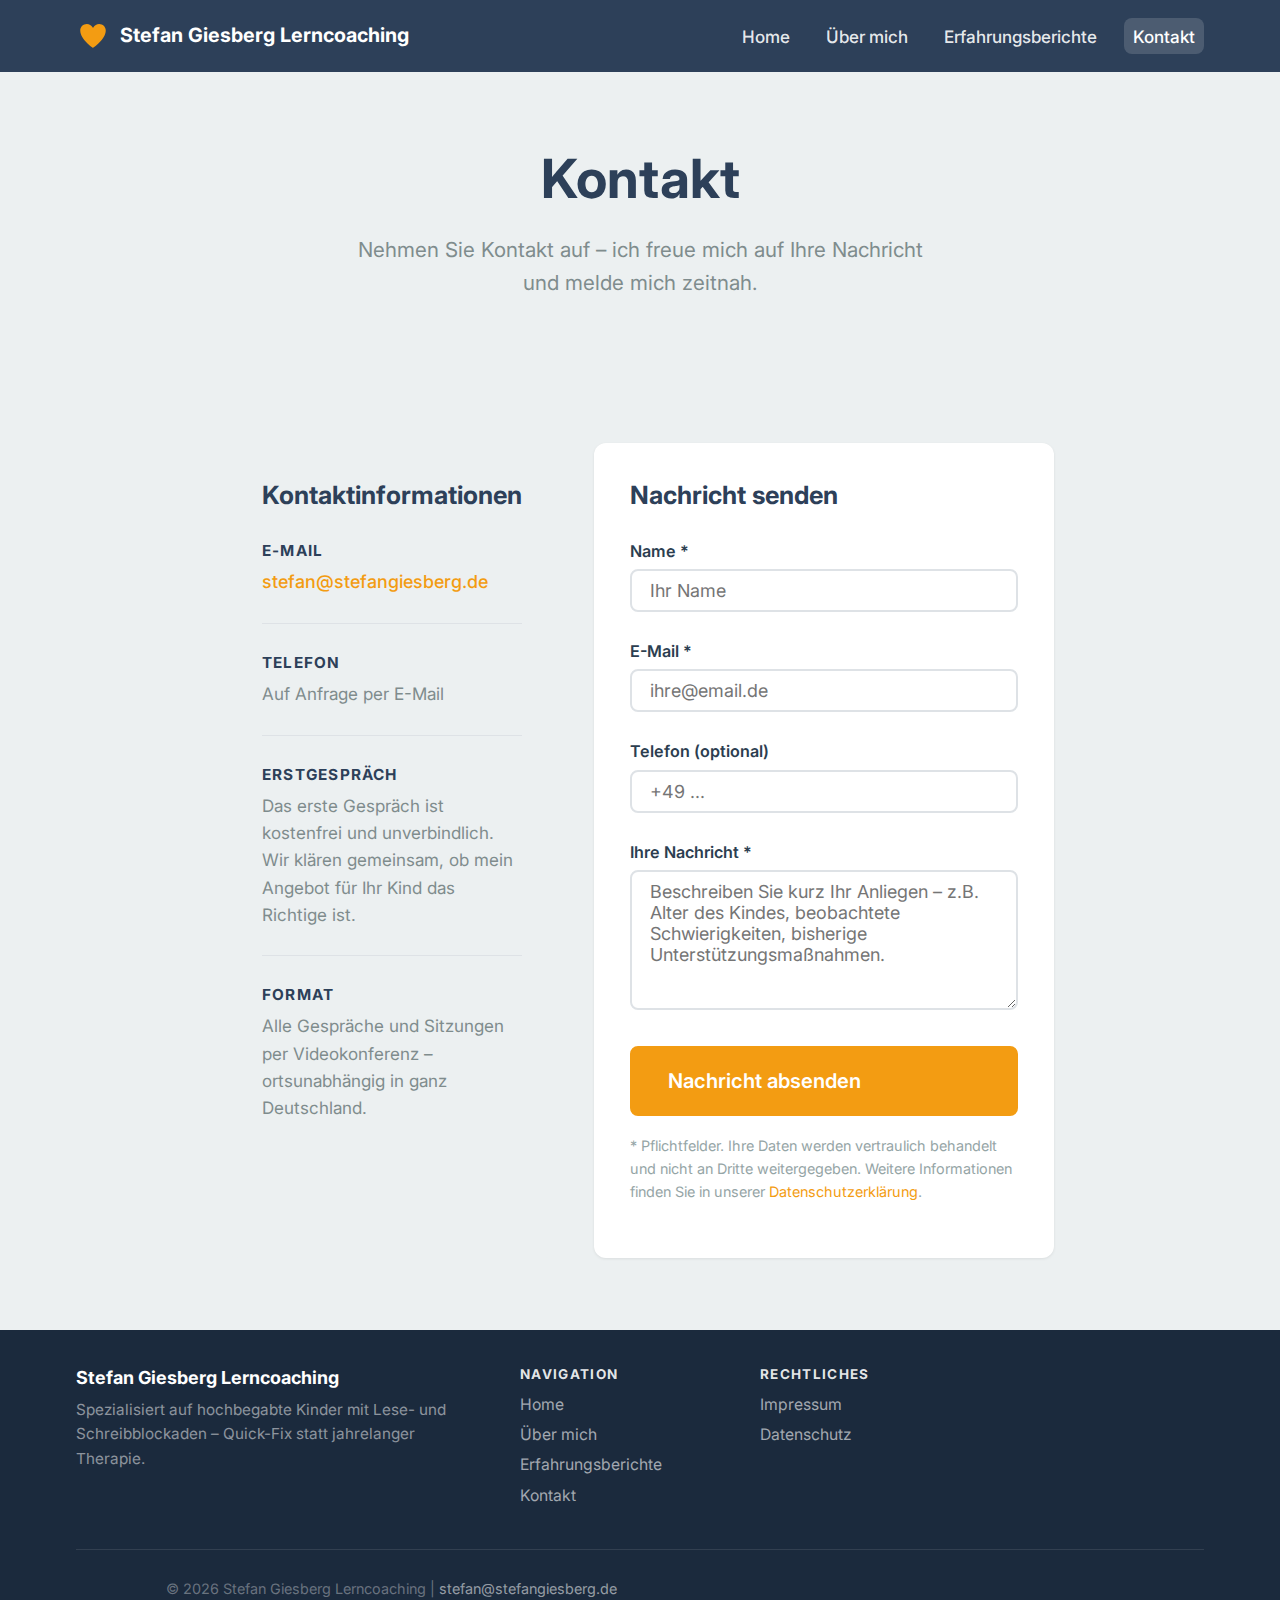
<file: website/contact.html>
<!DOCTYPE html>
<html lang="de">
<head>
  <meta charset="UTF-8">
  <meta name="viewport" content="width=device-width, initial-scale=1.0">
  <meta name="description" content="Kontaktieren Sie Stefan Giesberg für ein kostenloses Erstgespräch über Lerncoaching für Ihr hochbegabtes Kind.">
  <title>Kontakt – Stefan Giesberg Lerncoaching</title>
  <link rel="stylesheet" href="../shared/css/giesberg-design.css">
  <link rel="stylesheet" href="assets/css/website.css">
  <link rel="preconnect" href="https://fonts.googleapis.com">
  <link href="https://fonts.googleapis.com/css2?family=Inter:wght@400;500;600;700&display=swap" rel="stylesheet">
  <style>
    .contact-hero {
      background: var(--color-light);
      padding: calc(var(--space-xl) * 2) var(--space-xl);
      text-align: center;
    }

    .contact-hero h1 {
      font-size: clamp(2rem, 5vw, 3rem);
      color: var(--color-primary);
      margin-bottom: var(--space-md);
    }

    .contact-hero p {
      font-size: 1.15rem;
      color: var(--color-text-light);
      max-width: 600px;
      margin: 0 auto;
    }

    .contact-content {
      max-width: 900px;
      margin: 0 auto;
      padding: calc(var(--space-xl) * 2) var(--space-xl);
    }

    .contact-grid {
      display: grid;
      grid-template-columns: 1fr 1.4fr;
      gap: var(--space-xl);
    }

    @media (max-width: 768px) {
      .contact-grid {
        grid-template-columns: 1fr;
      }
    }

    .contact-info {
      background: var(--color-light);
      border-radius: var(--border-radius-lg);
      padding: var(--space-xl);
    }

    .contact-info h2 {
      font-size: 1.4rem;
      color: var(--color-primary);
      margin-bottom: var(--space-lg);
    }

    .contact-item {
      margin-bottom: var(--space-lg);
      border-bottom: 1px solid var(--color-border);
      padding-bottom: var(--space-lg);
    }

    .contact-item:last-child {
      border-bottom: none;
      margin-bottom: 0;
      padding-bottom: 0;
    }

    .contact-item strong {
      display: block;
      color: var(--color-primary);
      font-size: 0.85rem;
      text-transform: uppercase;
      letter-spacing: 0.08em;
      margin-bottom: var(--space-xs);
    }

    .contact-item a {
      color: var(--color-accent);
      text-decoration: none;
      font-weight: 500;
    }

    .contact-item a:hover {
      text-decoration: underline;
    }

    .contact-item p {
      font-size: 0.95rem;
      color: var(--color-text-light);
      margin: 0;
      max-width: none;
    }

    .contact-form {
      background: var(--color-white);
      border-radius: var(--border-radius-lg);
      padding: var(--space-xl);
      box-shadow: var(--shadow-sm);
    }

    .contact-form h2 {
      font-size: 1.4rem;
      color: var(--color-primary);
      margin-bottom: var(--space-lg);
    }

    .form-group {
      margin-bottom: var(--space-lg);
    }

    .form-group label {
      display: block;
      font-weight: 600;
      font-size: 0.9rem;
      color: var(--color-text);
      margin-bottom: var(--space-xs);
    }

    .form-group input,
    .form-group textarea {
      width: 100%;
    }

    .form-group textarea {
      min-height: 140px;
      resize: vertical;
    }

    .form-notice {
      font-size: 0.8rem;
      color: var(--color-text-subtle);
      margin-top: var(--space-md);
      line-height: 1.6;
    }

    .success-message {
      display: none;
      background: #d4edda;
      color: #155724;
      padding: var(--space-lg);
      border-radius: var(--border-radius-lg);
      margin-bottom: var(--space-lg);
      border: 1px solid #c3e6cb;
    }

    .success-message.show {
      display: block;
    }
  </style>
</head>
<body>

  <!-- Header -->
  <header class="g-page-header">
    <div class="g-container">
      <a href="index.html" class="g-page-header__brand-wrapper">
        <svg class="g-page-header__logo" viewBox="0 0 40 40" fill="none" xmlns="http://www.w3.org/2000/svg" aria-hidden="true">
          <path d="M20 34C20 34 5 24 5 13.5C5 9.36 8.58 6 12.75 6C15.6 6 18.1 7.55 19.5 9.85L20 10.7L20.5 9.85C21.9 7.55 24.4 6 27.25 6C31.42 6 35 9.36 35 13.5C35 24 20 34 20 34Z" fill="#F39C12"/>
        </svg>
        <span class="g-page-header__brand">Stefan Giesberg Lerncoaching</span>
      </a>
      <button class="nav-hamburger" aria-label="Menü öffnen" aria-expanded="false">
        <span></span>
        <span></span>
        <span></span>
      </button>
      <nav class="g-page-header__nav" id="main-nav">
        <a href="index.html">Home</a>
        <a href="about.html">Über mich</a>
        <a href="testimonials.html">Erfahrungsberichte</a>
        <a href="contact.html" class="active">Kontakt</a>
      </nav>
    </div>
  </header>

  <!-- Hero -->
  <section class="contact-hero">
    <h1>Kontakt</h1>
    <p>Nehmen Sie Kontakt auf – ich freue mich auf Ihre Nachricht und melde mich zeitnah.</p>
  </section>

  <!-- Content -->
  <main class="contact-content">
    <div class="contact-grid">

      <!-- Info -->
      <div class="contact-info">
        <h2>Kontaktinformationen</h2>
        <div class="contact-item">
          <strong>E-Mail</strong>
          <a href="mailto:stefan@stefangiesberg.de">stefan@stefangiesberg.de</a>
        </div>
        <div class="contact-item">
          <strong>Telefon</strong>
          <p>Auf Anfrage per E-Mail</p>
        </div>
        <div class="contact-item">
          <strong>Erstgespräch</strong>
          <p>Das erste Gespräch ist kostenfrei und unverbindlich. Wir klären gemeinsam, ob mein Angebot für Ihr Kind das Richtige ist.</p>
        </div>
        <div class="contact-item">
          <strong>Format</strong>
          <p>Alle Gespräche und Sitzungen per Videokonferenz – ortsunabhängig in ganz Deutschland.</p>
        </div>
      </div>

      <!-- Form -->
      <div class="contact-form">
        <h2>Nachricht senden</h2>

        <div class="success-message" id="successMessage">
          <strong>Vielen Dank!</strong> Ihre Nachricht wurde erfolgreich versendet. Ich melde mich in Kürze bei Ihnen.
        </div>

        <form action="https://formspree.io/f/mojnwoqr" method="POST" id="contactForm">
          <div class="form-group">
            <label for="name">Name *</label>
            <input type="text" class="g-input" id="name" name="name" required placeholder="Ihr Name">
          </div>

          <div class="form-group">
            <label for="email">E-Mail *</label>
            <input type="email" class="g-input" id="email" name="email" required placeholder="ihre@email.de">
          </div>

          <div class="form-group">
            <label for="phone">Telefon (optional)</label>
            <input type="tel" class="g-input" id="phone" name="phone" placeholder="+49 ...">
          </div>

          <div class="form-group">
            <label for="message">Ihre Nachricht *</label>
            <textarea class="g-textarea" id="message" name="message" required placeholder="Beschreiben Sie kurz Ihr Anliegen – z.B. Alter des Kindes, beobachtete Schwierigkeiten, bisherige Unterstützungsmaßnahmen."></textarea>
          </div>

          <button type="submit" class="g-btn g-btn--primary g-btn--lg" style="width: 100%;">Nachricht absenden</button>

          <p class="form-notice">
            * Pflichtfelder. Ihre Daten werden vertraulich behandelt und nicht an Dritte weitergegeben.
            Weitere Informationen finden Sie in unserer <a href="datenschutz.html">Datenschutzerklärung</a>.
          </p>
        </form>
      </div>
    </div>
  </main>

  <!-- Footer -->
  <footer class="g-footer">
    <div class="g-container">
      <div class="g-footer__content">
        <div class="g-footer__section">
          <h3>Stefan Giesberg Lerncoaching</h3>
          <p>Spezialisiert auf hochbegabte Kinder mit Lese- und Schreibblockaden – Quick-Fix statt jahrelanger Therapie.</p>
        </div>
        <div class="g-footer__section">
          <h4>Navigation</h4>
          <a href="index.html">Home</a>
          <a href="about.html">Über mich</a>
          <a href="testimonials.html">Erfahrungsberichte</a>
          <a href="contact.html">Kontakt</a>
        </div>
        <div class="g-footer__section">
          <h4>Rechtliches</h4>
          <a href="impressum.html">Impressum</a>
          <a href="datenschutz.html">Datenschutz</a>
        </div>
      </div>
      <div class="g-footer__bottom">
        <p>&copy; 2026 Stefan Giesberg Lerncoaching | <a href="mailto:stefan@stefangiesberg.de">stefan@stefangiesberg.de</a></p>
      </div>
    </div>
  </footer>

  <script>
    (function () {
      var btn = document.querySelector('.nav-hamburger');
      var nav = document.querySelector('.g-page-header__nav');
      if (!btn || !nav) return;
      btn.addEventListener('click', function () {
        var open = nav.classList.toggle('nav-open');
        btn.classList.toggle('nav-open', open);
        btn.setAttribute('aria-expanded', open ? 'true' : 'false');
        btn.setAttribute('aria-label', open ? 'Menü schließen' : 'Menü öffnen');
      });
      document.addEventListener('click', function (e) {
        if (!e.target.closest('.g-page-header')) {
          nav.classList.remove('nav-open');
          btn.classList.remove('nav-open');
          btn.setAttribute('aria-expanded', 'false');
          btn.setAttribute('aria-label', 'Menü öffnen');
        }
      });
    })();
  </script>
</body>
</html>
</file>
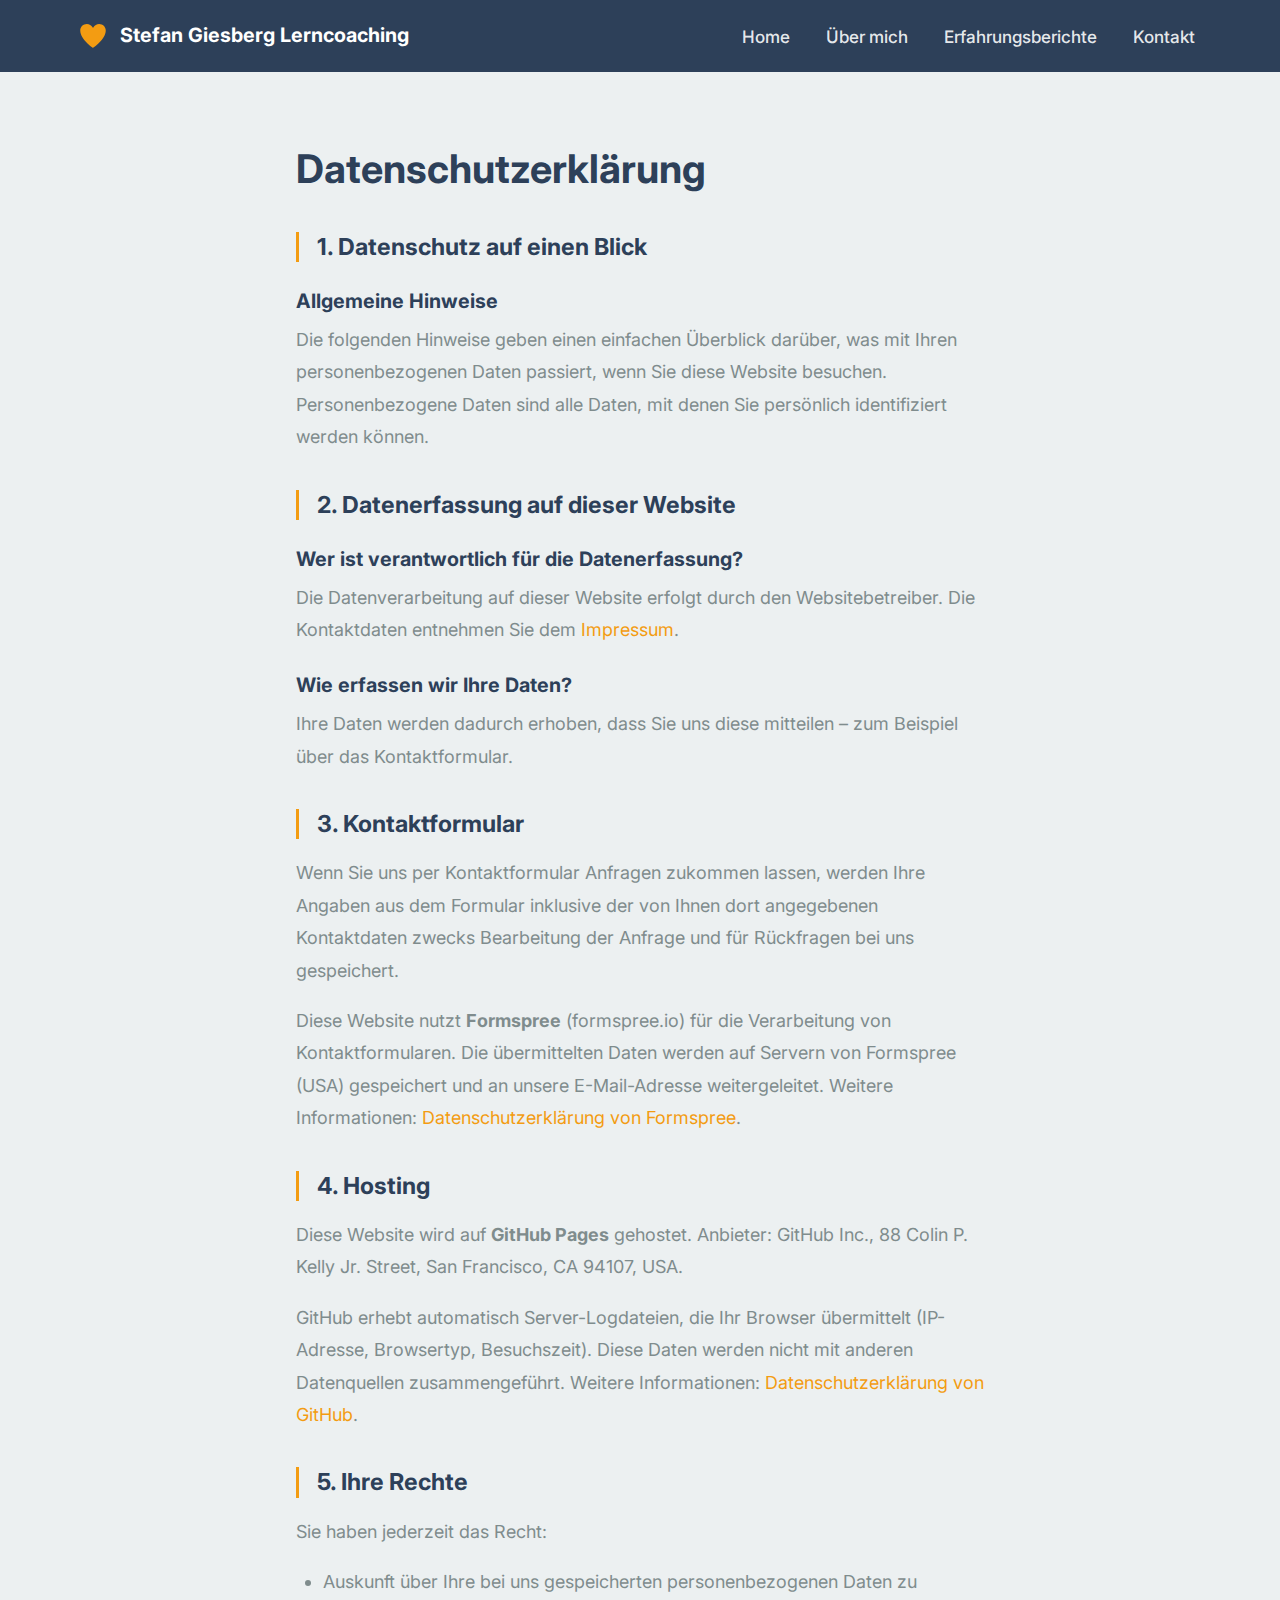
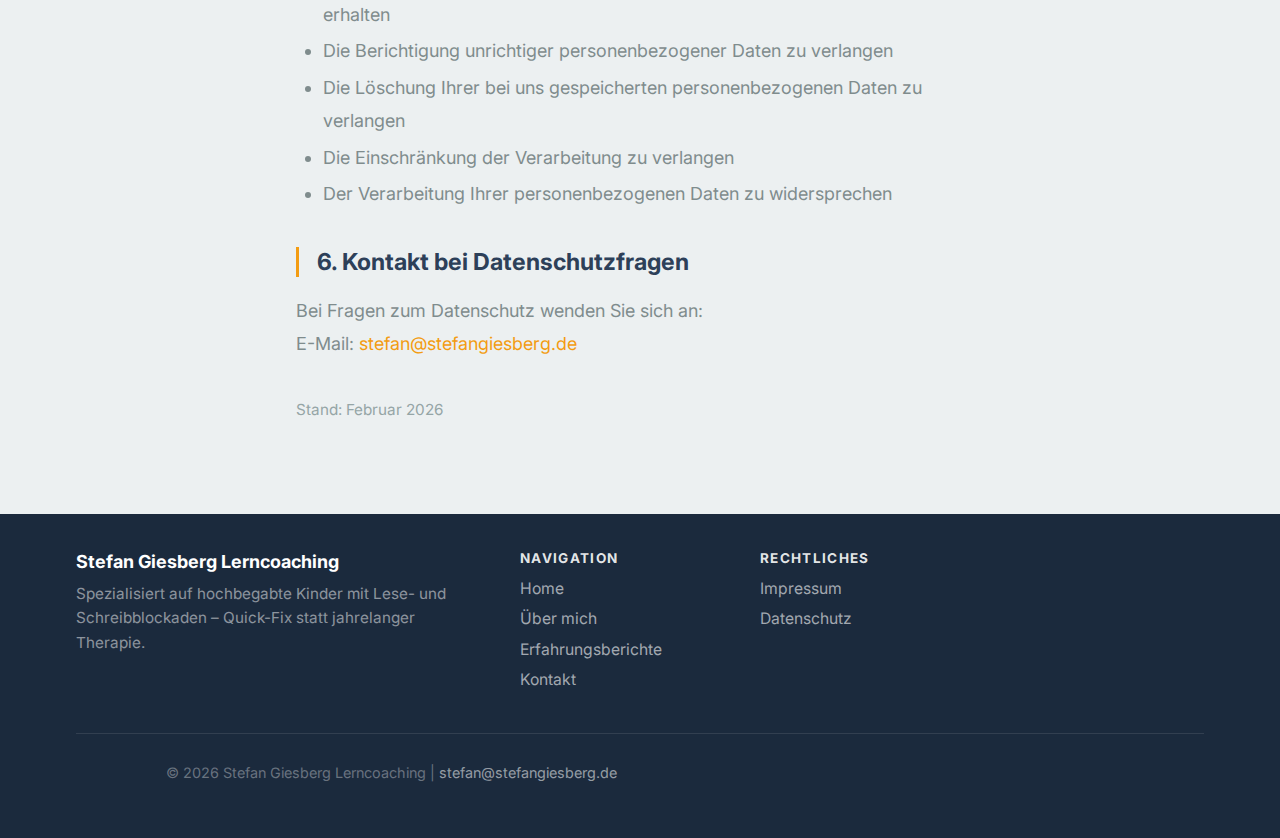
<file: website/datenschutz.html>
<!DOCTYPE html>
<html lang="de">
<head>
  <meta charset="UTF-8">
  <meta name="viewport" content="width=device-width, initial-scale=1.0">
  <title>Datenschutzerklärung – Stefan Giesberg Lerncoaching</title>
  <link rel="stylesheet" href="../shared/css/giesberg-design.css">
  <link rel="stylesheet" href="assets/css/website.css">
  <link href="https://fonts.googleapis.com/css2?family=Inter:wght@400;500;600;700&display=swap" rel="stylesheet">
  <style>
    .legal-content {
      max-width: 760px;
      margin: 0 auto;
      padding: calc(var(--space-xl) * 2) var(--space-xl);
    }

    .legal-content h1 {
      font-size: 2.2rem;
      color: var(--color-primary);
      margin-bottom: var(--space-xl);
    }

    .legal-content h2 {
      font-size: 1.3rem;
      color: var(--color-primary);
      margin-top: var(--space-xl);
      margin-bottom: var(--space-md);
      border-left: 3px solid var(--color-accent);
      padding-left: var(--space-md);
    }

    .legal-content h3 {
      font-size: 1.1rem;
      color: var(--color-primary);
      margin-top: var(--space-lg);
      margin-bottom: var(--space-sm);
    }

    .legal-content p {
      line-height: 1.8;
      margin-bottom: var(--space-md);
      color: var(--color-text-light);
      max-width: none;
    }

    .legal-content ul {
      margin-bottom: var(--space-md);
      padding-left: var(--space-lg);
    }

    .legal-content li {
      line-height: 1.8;
      margin-bottom: var(--space-xs);
      color: var(--color-text-light);
    }

    .legal-content a {
      color: var(--color-accent);
    }
  </style>
</head>
<body>

  <!-- Header -->
  <header class="g-page-header">
    <div class="g-container">
      <a href="index.html" class="g-page-header__brand-wrapper">
        <svg class="g-page-header__logo" viewBox="0 0 40 40" fill="none" xmlns="http://www.w3.org/2000/svg" aria-hidden="true">
          <path d="M20 34C20 34 5 24 5 13.5C5 9.36 8.58 6 12.75 6C15.6 6 18.1 7.55 19.5 9.85L20 10.7L20.5 9.85C21.9 7.55 24.4 6 27.25 6C31.42 6 35 9.36 35 13.5C35 24 20 34 20 34Z" fill="#F39C12"/>
        </svg>
        <span class="g-page-header__brand">Stefan Giesberg Lerncoaching</span>
      </a>
      <button class="nav-hamburger" aria-label="Menü öffnen" aria-expanded="false">
        <span></span>
        <span></span>
        <span></span>
      </button>
      <nav class="g-page-header__nav" id="main-nav">
        <a href="index.html">Home</a>
        <a href="about.html">Über mich</a>
        <a href="testimonials.html">Erfahrungsberichte</a>
        <a href="contact.html">Kontakt</a>
      </nav>
    </div>
  </header>

  <main class="legal-content">
    <h1>Datenschutzerklärung</h1>

    <h2>1. Datenschutz auf einen Blick</h2>

    <h3>Allgemeine Hinweise</h3>
    <p>
      Die folgenden Hinweise geben einen einfachen Überblick darüber, was mit Ihren personenbezogenen Daten passiert, wenn Sie diese Website besuchen. Personenbezogene Daten sind alle Daten, mit denen Sie persönlich identifiziert werden können.
    </p>

    <h2>2. Datenerfassung auf dieser Website</h2>

    <h3>Wer ist verantwortlich für die Datenerfassung?</h3>
    <p>
      Die Datenverarbeitung auf dieser Website erfolgt durch den Websitebetreiber. Die Kontaktdaten entnehmen Sie dem <a href="impressum.html">Impressum</a>.
    </p>

    <h3>Wie erfassen wir Ihre Daten?</h3>
    <p>
      Ihre Daten werden dadurch erhoben, dass Sie uns diese mitteilen – zum Beispiel über das Kontaktformular.
    </p>

    <h2>3. Kontaktformular</h2>
    <p>
      Wenn Sie uns per Kontaktformular Anfragen zukommen lassen, werden Ihre Angaben aus dem Formular inklusive der von Ihnen dort angegebenen Kontaktdaten zwecks Bearbeitung der Anfrage und für Rückfragen bei uns gespeichert.
    </p>
    <p>
      Diese Website nutzt <strong>Formspree</strong> (formspree.io) für die Verarbeitung von Kontaktformularen. Die übermittelten Daten werden auf Servern von Formspree (USA) gespeichert und an unsere E-Mail-Adresse weitergeleitet. Weitere Informationen: <a href="https://formspree.io/legal/privacy-policy" target="_blank" rel="noopener">Datenschutzerklärung von Formspree</a>.
    </p>

    <h2>4. Hosting</h2>
    <p>
      Diese Website wird auf <strong>GitHub Pages</strong> gehostet. Anbieter: GitHub Inc., 88 Colin P. Kelly Jr. Street, San Francisco, CA 94107, USA.
    </p>
    <p>
      GitHub erhebt automatisch Server-Logdateien, die Ihr Browser übermittelt (IP-Adresse, Browsertyp, Besuchszeit). Diese Daten werden nicht mit anderen Datenquellen zusammengeführt. Weitere Informationen: <a href="https://docs.github.com/en/site-policy/privacy-policies/github-privacy-statement" target="_blank" rel="noopener">Datenschutzerklärung von GitHub</a>.
    </p>

    <h2>5. Ihre Rechte</h2>
    <p>Sie haben jederzeit das Recht:</p>
    <ul>
      <li>Auskunft über Ihre bei uns gespeicherten personenbezogenen Daten zu erhalten</li>
      <li>Die Berichtigung unrichtiger personenbezogener Daten zu verlangen</li>
      <li>Die Löschung Ihrer bei uns gespeicherten personenbezogenen Daten zu verlangen</li>
      <li>Die Einschränkung der Verarbeitung zu verlangen</li>
      <li>Der Verarbeitung Ihrer personenbezogenen Daten zu widersprechen</li>
    </ul>

    <h2>6. Kontakt bei Datenschutzfragen</h2>
    <p>
      Bei Fragen zum Datenschutz wenden Sie sich an:<br>
      E-Mail: <a href="mailto:stefan@stefangiesberg.de">stefan@stefangiesberg.de</a>
    </p>

    <p style="margin-top: var(--space-xl); font-size: 0.85rem; color: var(--color-text-subtle);">
      Stand: Februar 2026
    </p>
  </main>

  <!-- Footer -->
  <footer class="g-footer">
    <div class="g-container">
      <div class="g-footer__content">
        <div class="g-footer__section">
          <h3>Stefan Giesberg Lerncoaching</h3>
          <p>Spezialisiert auf hochbegabte Kinder mit Lese- und Schreibblockaden – Quick-Fix statt jahrelanger Therapie.</p>
        </div>
        <div class="g-footer__section">
          <h4>Navigation</h4>
          <a href="index.html">Home</a>
          <a href="about.html">Über mich</a>
          <a href="testimonials.html">Erfahrungsberichte</a>
          <a href="contact.html">Kontakt</a>
        </div>
        <div class="g-footer__section">
          <h4>Rechtliches</h4>
          <a href="impressum.html">Impressum</a>
          <a href="datenschutz.html">Datenschutz</a>
        </div>
      </div>
      <div class="g-footer__bottom">
        <p>&copy; 2026 Stefan Giesberg Lerncoaching | <a href="mailto:stefan@stefangiesberg.de">stefan@stefangiesberg.de</a></p>
      </div>
    </div>
  </footer>

  <script>
    (function () {
      var btn = document.querySelector('.nav-hamburger');
      var nav = document.querySelector('.g-page-header__nav');
      if (!btn || !nav) return;
      btn.addEventListener('click', function () {
        var open = nav.classList.toggle('nav-open');
        btn.classList.toggle('nav-open', open);
        btn.setAttribute('aria-expanded', open ? 'true' : 'false');
        btn.setAttribute('aria-label', open ? 'Menü schließen' : 'Menü öffnen');
      });
      document.addEventListener('click', function (e) {
        if (!e.target.closest('.g-page-header')) {
          nav.classList.remove('nav-open');
          btn.classList.remove('nav-open');
          btn.setAttribute('aria-expanded', 'false');
          btn.setAttribute('aria-label', 'Menü öffnen');
        }
      });
    })();
  </script>
</body>
</html>
</file>
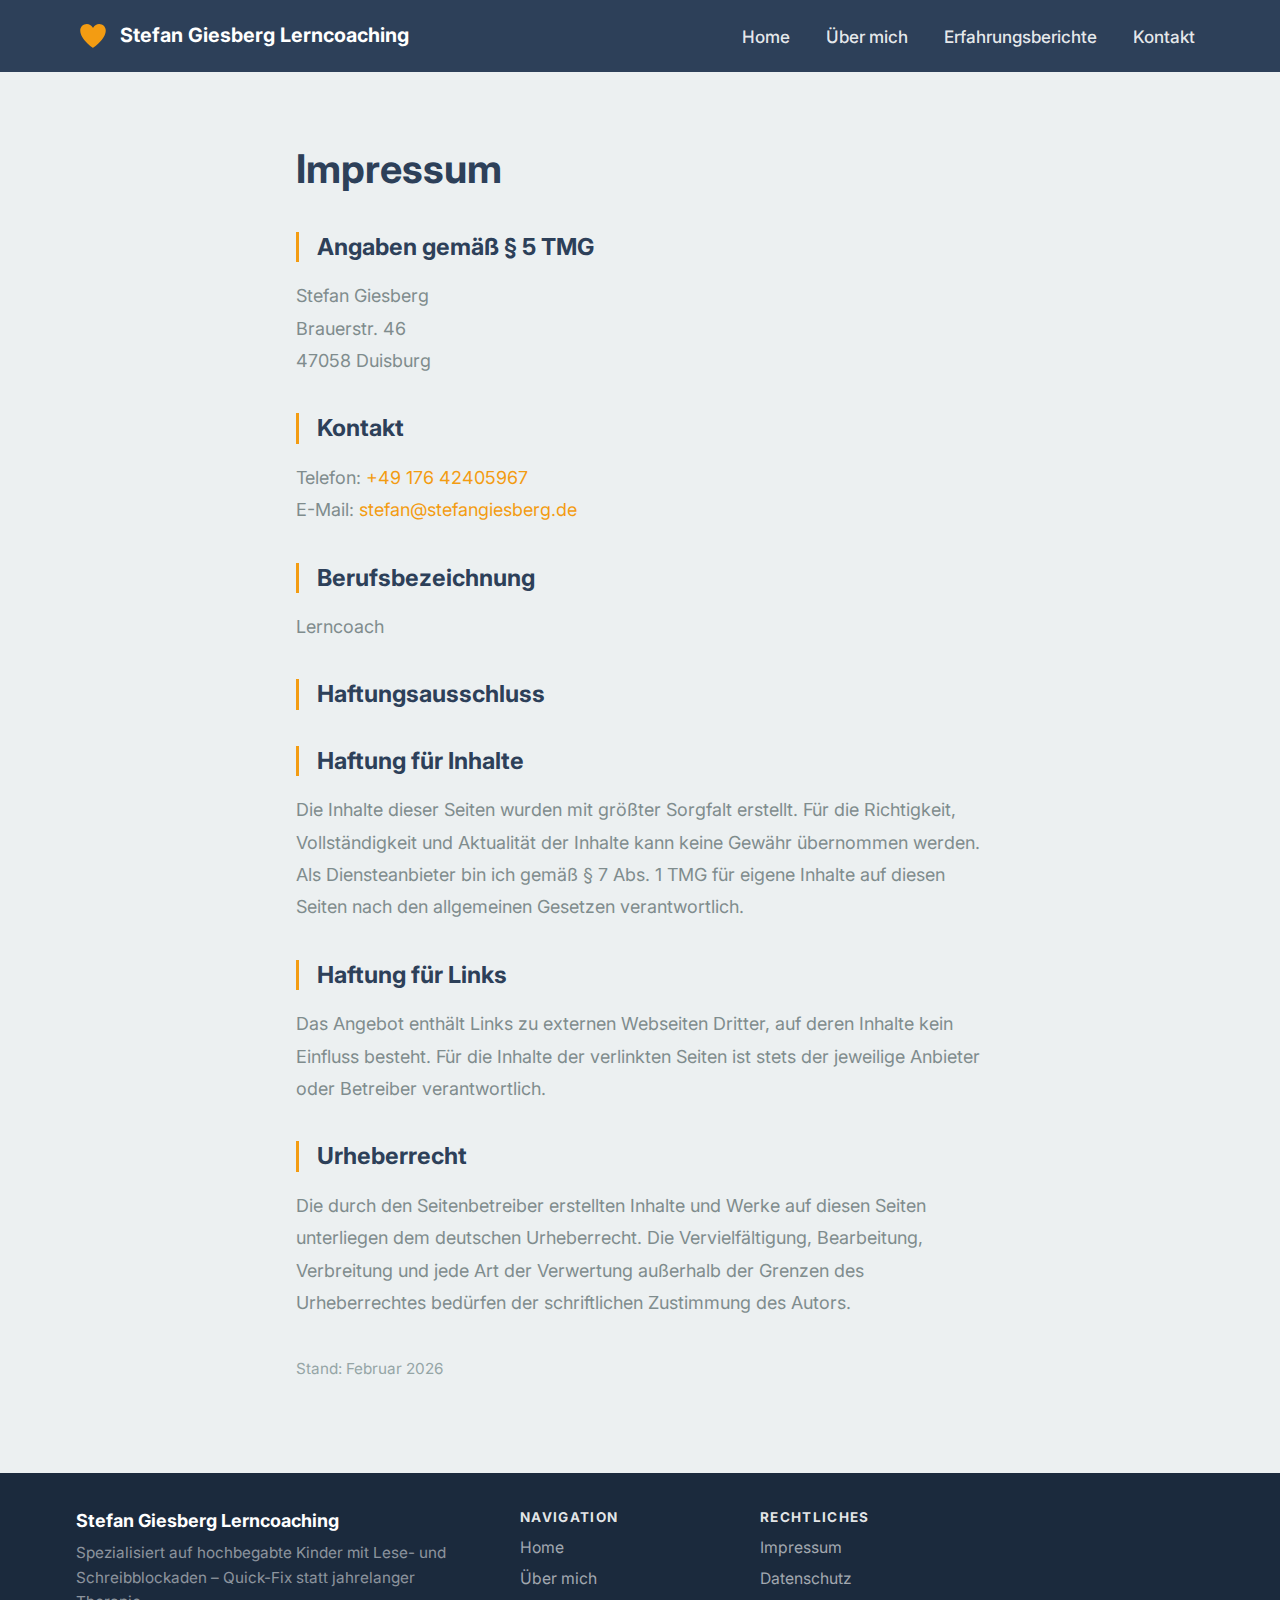
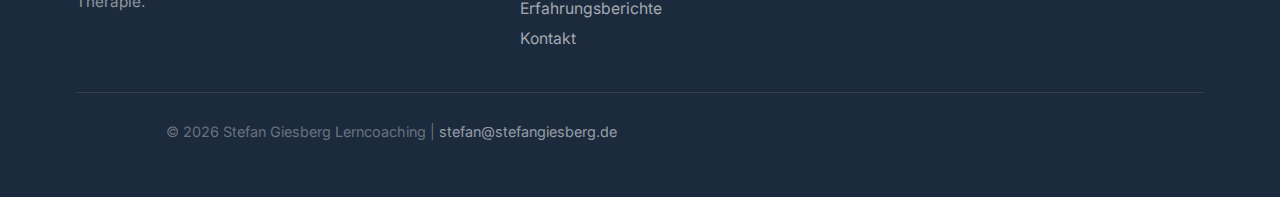
<file: website/impressum.html>
<!DOCTYPE html>
<html lang="de">
<head>
  <meta charset="UTF-8">
  <meta name="viewport" content="width=device-width, initial-scale=1.0">
  <title>Impressum – Stefan Giesberg Lerncoaching</title>
  <link rel="stylesheet" href="../shared/css/giesberg-design.css">
  <link rel="stylesheet" href="assets/css/website.css">
  <link href="https://fonts.googleapis.com/css2?family=Inter:wght@400;500;600;700&display=swap" rel="stylesheet">
  <style>
    .legal-content {
      max-width: 760px;
      margin: 0 auto;
      padding: calc(var(--space-xl) * 2) var(--space-xl);
    }

    .legal-content h1 {
      font-size: 2.2rem;
      color: var(--color-primary);
      margin-bottom: var(--space-xl);
    }

    .legal-content h2 {
      font-size: 1.3rem;
      color: var(--color-primary);
      margin-top: var(--space-xl);
      margin-bottom: var(--space-md);
      border-left: 3px solid var(--color-accent);
      padding-left: var(--space-md);
    }

    .legal-content p {
      line-height: 1.8;
      margin-bottom: var(--space-md);
      color: var(--color-text-light);
      max-width: none;
    }

    .legal-content a {
      color: var(--color-accent);
    }
  </style>
</head>
<body>

  <!-- Header -->
  <header class="g-page-header">
    <div class="g-container">
      <a href="index.html" class="g-page-header__brand-wrapper">
        <svg class="g-page-header__logo" viewBox="0 0 40 40" fill="none" xmlns="http://www.w3.org/2000/svg" aria-hidden="true">
          <path d="M20 34C20 34 5 24 5 13.5C5 9.36 8.58 6 12.75 6C15.6 6 18.1 7.55 19.5 9.85L20 10.7L20.5 9.85C21.9 7.55 24.4 6 27.25 6C31.42 6 35 9.36 35 13.5C35 24 20 34 20 34Z" fill="#F39C12"/>
        </svg>
        <span class="g-page-header__brand">Stefan Giesberg Lerncoaching</span>
      </a>
      <button class="nav-hamburger" aria-label="Menü öffnen" aria-expanded="false">
        <span></span>
        <span></span>
        <span></span>
      </button>
      <nav class="g-page-header__nav" id="main-nav">
        <a href="index.html">Home</a>
        <a href="about.html">Über mich</a>
        <a href="testimonials.html">Erfahrungsberichte</a>
        <a href="contact.html">Kontakt</a>
      </nav>
    </div>
  </header>

  <main class="legal-content">
    <h1>Impressum</h1>

    <h2>Angaben gemäß § 5 TMG</h2>
    <p>
      Stefan Giesberg<br>
      Brauerstr. 46<br>
      47058 Duisburg
    </p>

    <h2>Kontakt</h2>
    <p>
      Telefon: <a href="tel:+4917642405967">+49 176 42405967</a><br>
      E-Mail: <a href="mailto:stefan@stefangiesberg.de">stefan@stefangiesberg.de</a>
    </p>

    <h2>Berufsbezeichnung</h2>
    <p>Lerncoach</p>

    <h2>Haftungsausschluss</h2>

    <h2>Haftung für Inhalte</h2>
    <p>
      Die Inhalte dieser Seiten wurden mit größter Sorgfalt erstellt. Für die Richtigkeit, Vollständigkeit und Aktualität der Inhalte kann keine Gewähr übernommen werden. Als Diensteanbieter bin ich gemäß § 7 Abs. 1 TMG für eigene Inhalte auf diesen Seiten nach den allgemeinen Gesetzen verantwortlich.
    </p>

    <h2>Haftung für Links</h2>
    <p>
      Das Angebot enthält Links zu externen Webseiten Dritter, auf deren Inhalte kein Einfluss besteht. Für die Inhalte der verlinkten Seiten ist stets der jeweilige Anbieter oder Betreiber verantwortlich.
    </p>

    <h2>Urheberrecht</h2>
    <p>
      Die durch den Seitenbetreiber erstellten Inhalte und Werke auf diesen Seiten unterliegen dem deutschen Urheberrecht. Die Vervielfältigung, Bearbeitung, Verbreitung und jede Art der Verwertung außerhalb der Grenzen des Urheberrechtes bedürfen der schriftlichen Zustimmung des Autors.
    </p>

    <p style="margin-top: var(--space-xl); font-size: 0.85rem; color: var(--color-text-subtle);">
      Stand: Februar 2026
    </p>
  </main>

  <!-- Footer -->
  <footer class="g-footer">
    <div class="g-container">
      <div class="g-footer__content">
        <div class="g-footer__section">
          <h3>Stefan Giesberg Lerncoaching</h3>
          <p>Spezialisiert auf hochbegabte Kinder mit Lese- und Schreibblockaden – Quick-Fix statt jahrelanger Therapie.</p>
        </div>
        <div class="g-footer__section">
          <h4>Navigation</h4>
          <a href="index.html">Home</a>
          <a href="about.html">Über mich</a>
          <a href="testimonials.html">Erfahrungsberichte</a>
          <a href="contact.html">Kontakt</a>
        </div>
        <div class="g-footer__section">
          <h4>Rechtliches</h4>
          <a href="impressum.html">Impressum</a>
          <a href="datenschutz.html">Datenschutz</a>
        </div>
      </div>
      <div class="g-footer__bottom">
        <p>&copy; 2026 Stefan Giesberg Lerncoaching | <a href="mailto:stefan@stefangiesberg.de">stefan@stefangiesberg.de</a></p>
      </div>
    </div>
  </footer>

  <script>
    (function () {
      var btn = document.querySelector('.nav-hamburger');
      var nav = document.querySelector('.g-page-header__nav');
      if (!btn || !nav) return;
      btn.addEventListener('click', function () {
        var open = nav.classList.toggle('nav-open');
        btn.classList.toggle('nav-open', open);
        btn.setAttribute('aria-expanded', open ? 'true' : 'false');
        btn.setAttribute('aria-label', open ? 'Menü schließen' : 'Menü öffnen');
      });
      document.addEventListener('click', function (e) {
        if (!e.target.closest('.g-page-header')) {
          nav.classList.remove('nav-open');
          btn.classList.remove('nav-open');
          btn.setAttribute('aria-expanded', 'false');
          btn.setAttribute('aria-label', 'Menü öffnen');
        }
      });
    })();
  </script>
</body>
</html>
</file>
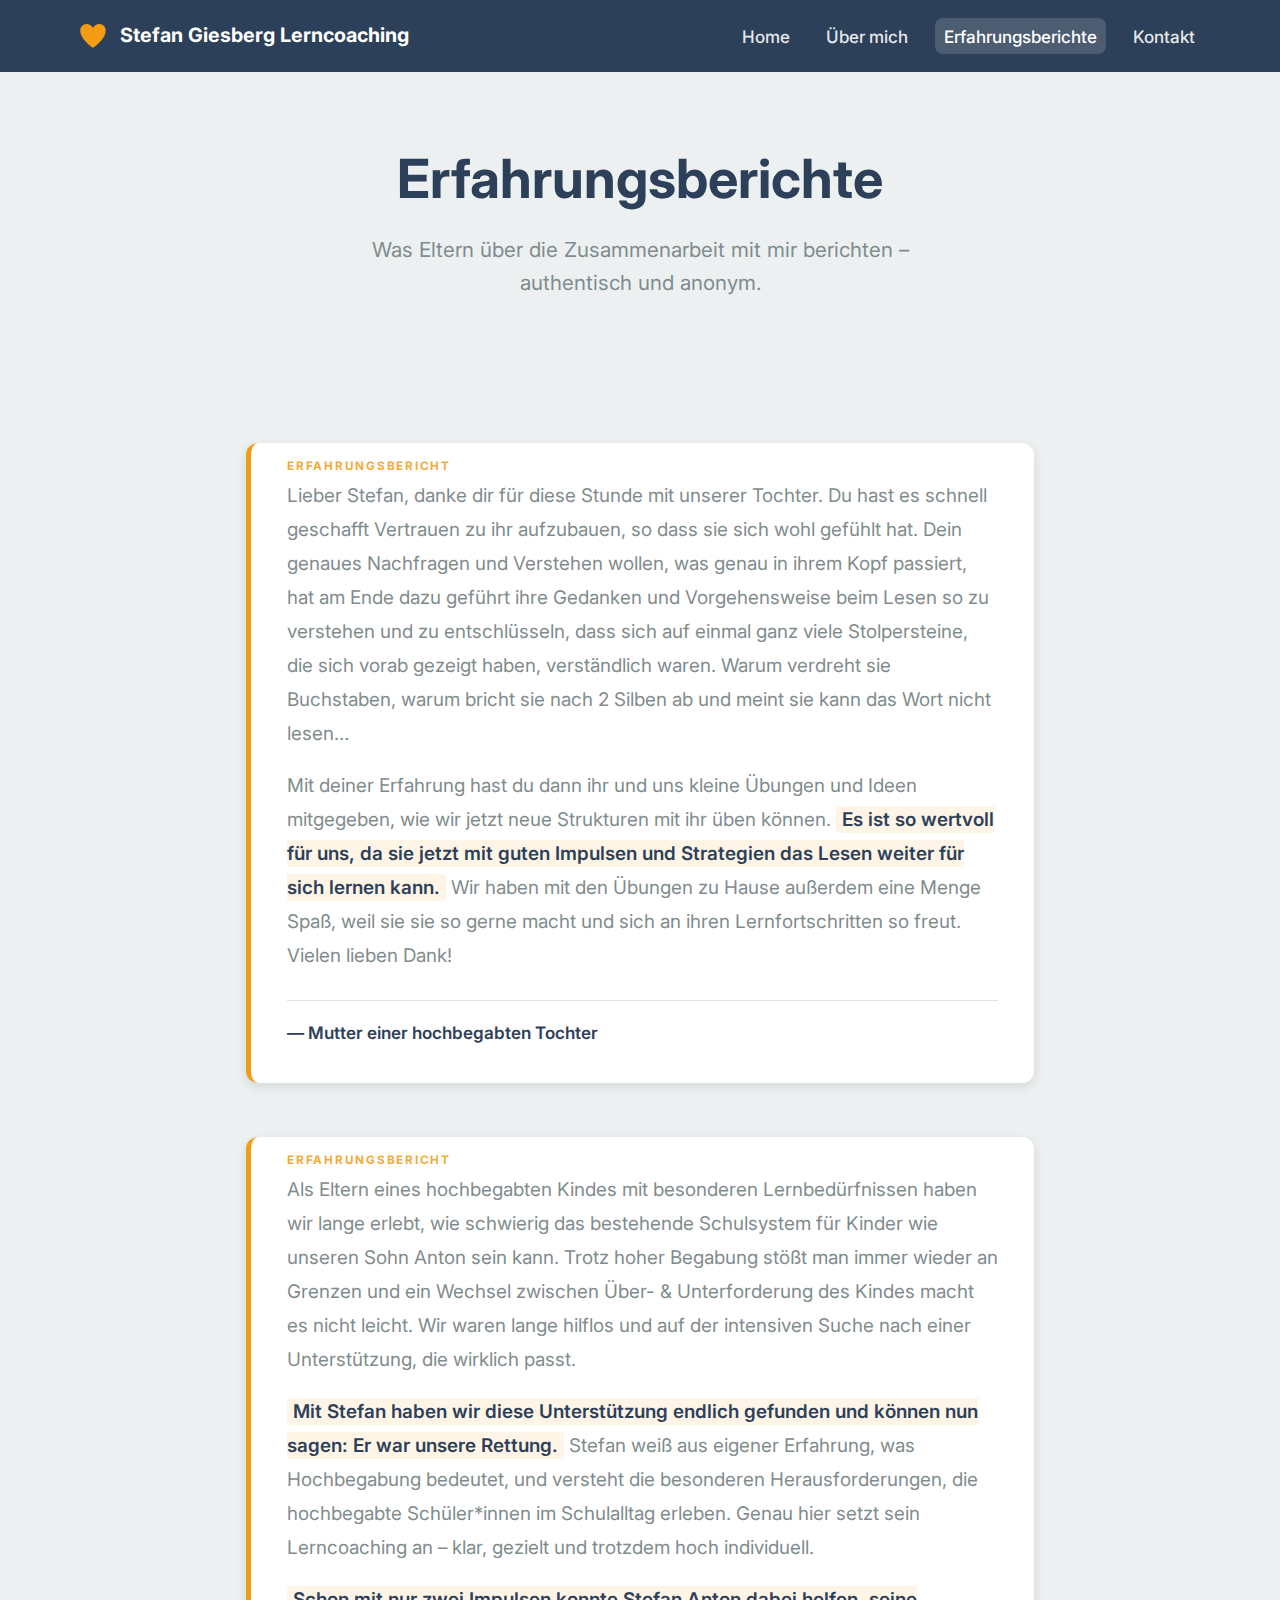
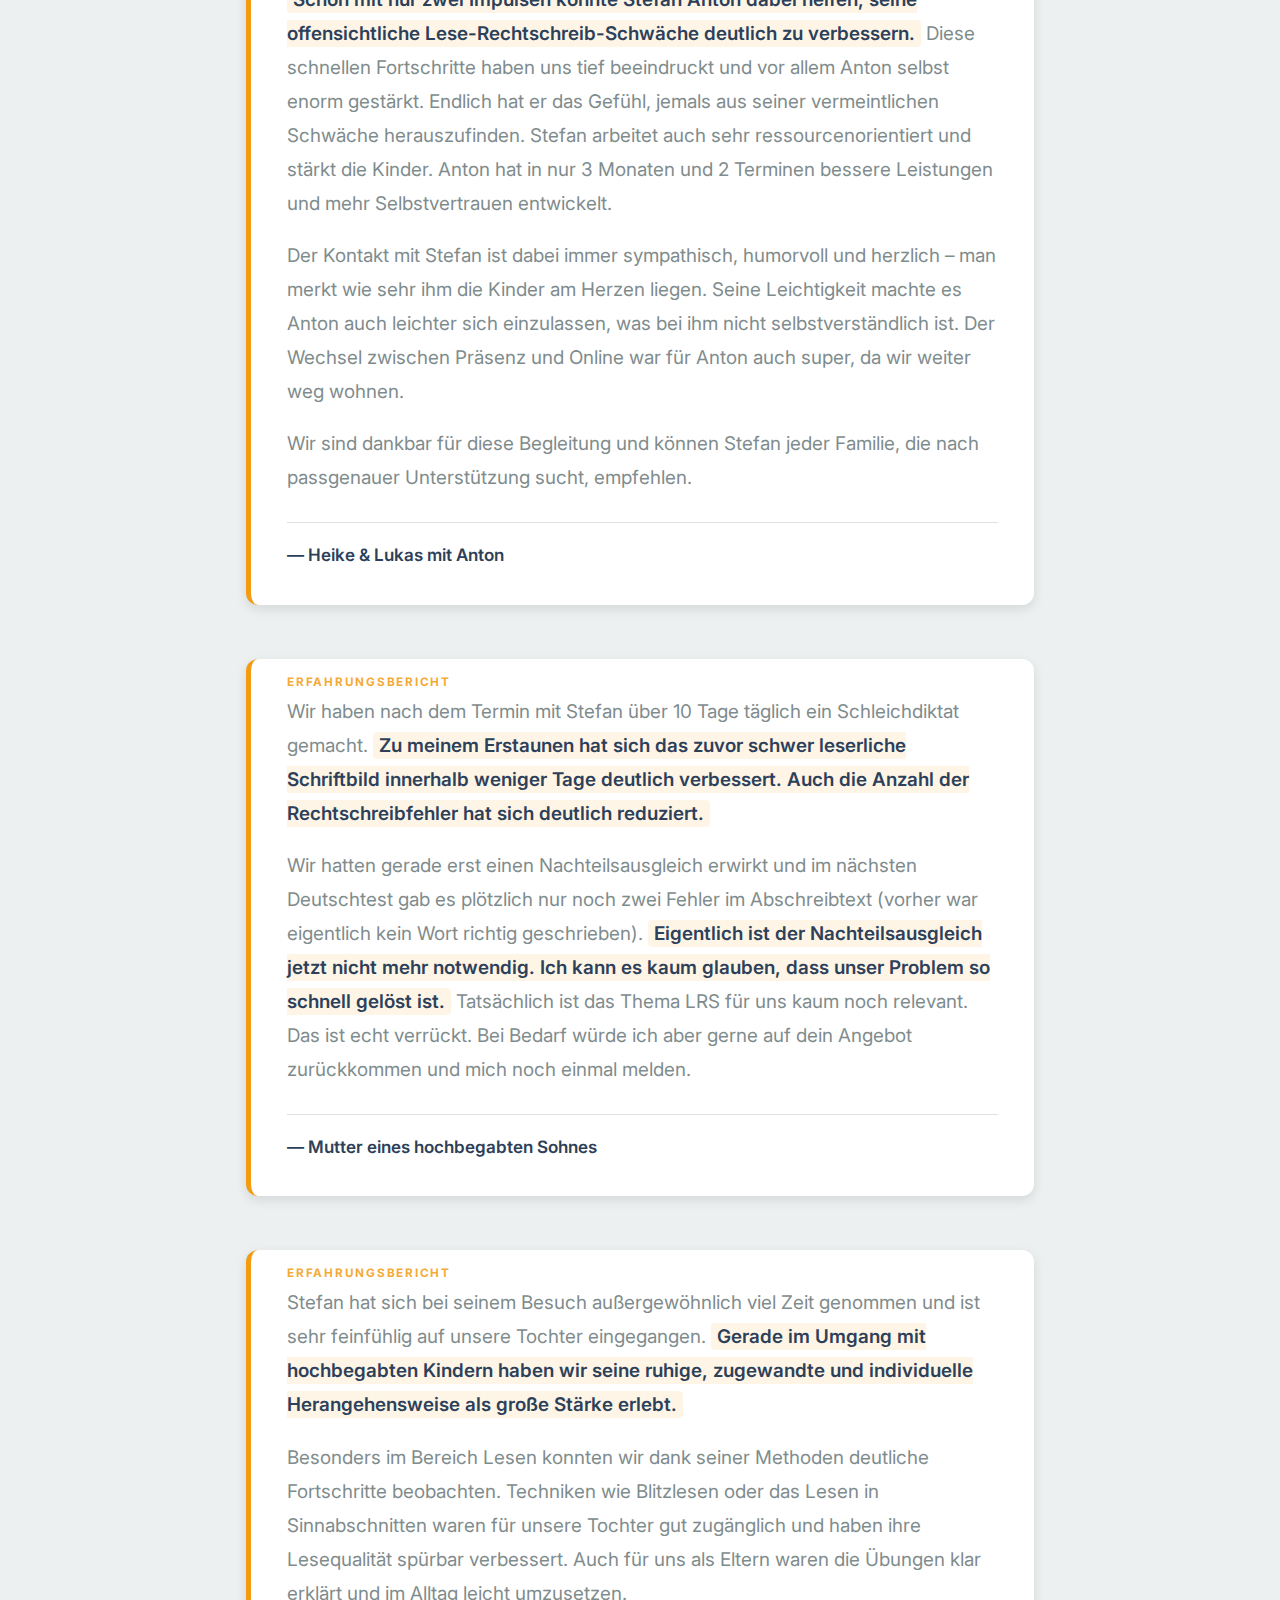
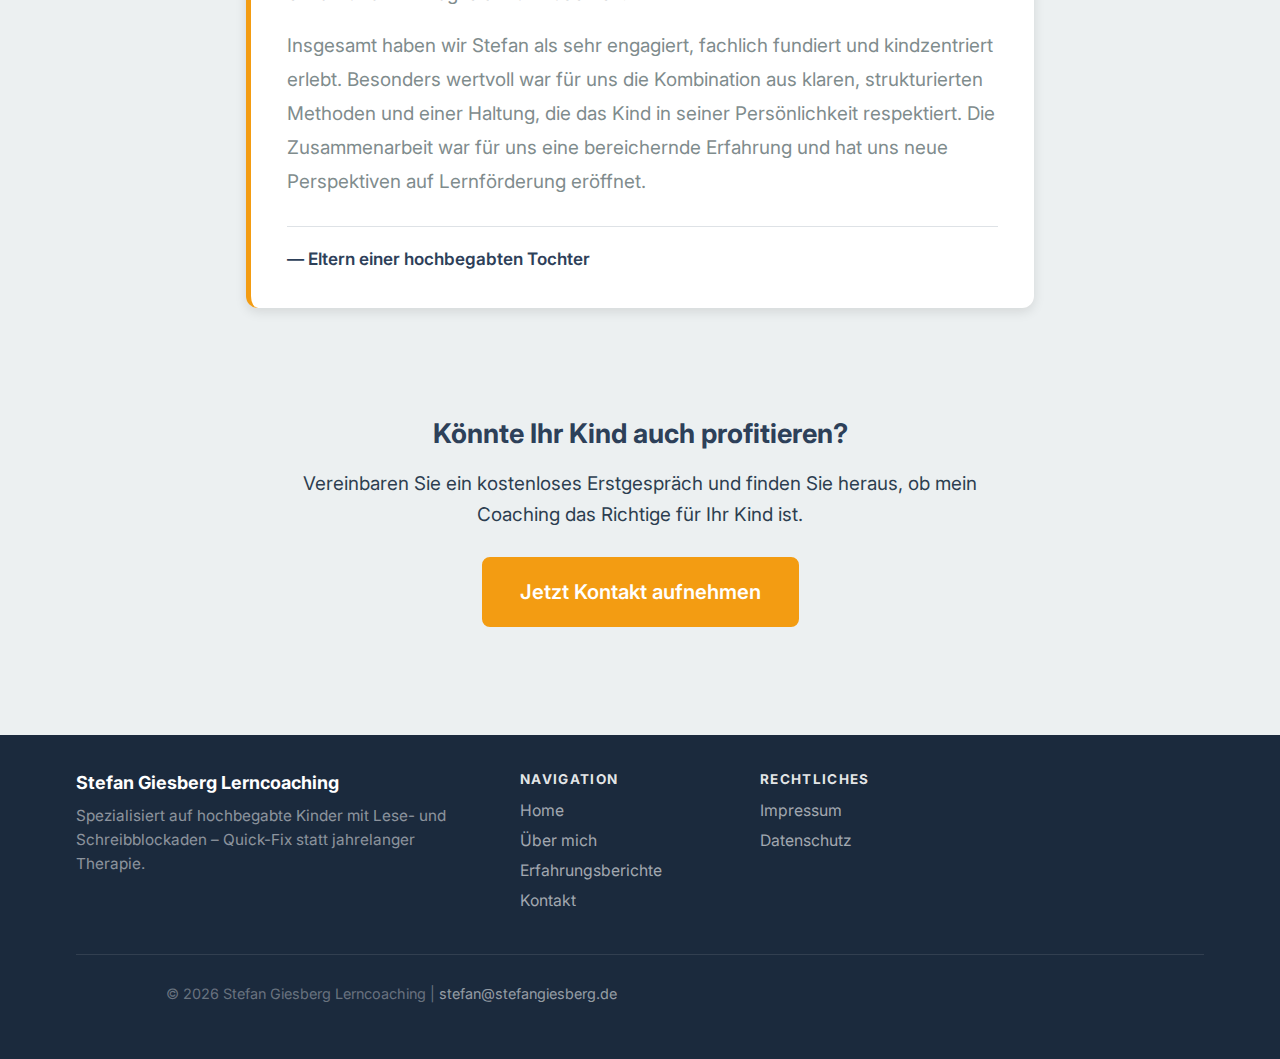
<file: website/testimonials.html>
<!DOCTYPE html>
<html lang="de">
<head>
  <meta charset="UTF-8">
  <meta name="viewport" content="width=device-width, initial-scale=1.0">
  <meta name="description" content="Erfahrungsberichte von Eltern hochbegabter Kinder – authentisch, anonym, überzeugend.">
  <title>Erfahrungsberichte – Stefan Giesberg Lerncoaching</title>
  <link rel="stylesheet" href="../shared/css/giesberg-design.css">
  <link rel="stylesheet" href="assets/css/website.css">
  <link rel="preconnect" href="https://fonts.googleapis.com">
  <link href="https://fonts.googleapis.com/css2?family=Inter:wght@400;500;600;700&display=swap" rel="stylesheet">
  <style>
    .testimonials-hero {
      background: var(--color-light);
      padding: calc(var(--space-xl) * 2) var(--space-xl);
      text-align: center;
    }

    .testimonials-hero h1 {
      font-size: clamp(2rem, 5vw, 3rem);
      color: var(--color-primary);
      margin-bottom: var(--space-md);
    }

    .testimonials-hero p {
      font-size: 1.15rem;
      color: var(--color-text-light);
      max-width: 620px;
      margin: 0 auto;
    }

    .testimonials-content {
      max-width: 860px;
      margin: 0 auto;
      padding: calc(var(--space-xl) * 2) var(--space-xl);
    }

    .testimonial-card {
      background: var(--color-white);
      border-radius: var(--border-radius-lg);
      padding: var(--space-xl);
      margin-bottom: calc(var(--space-xl) * 1.5);
      box-shadow: var(--shadow-md);
      border-left: 5px solid var(--color-accent);
      position: relative;
    }

    .testimonial-text {
      font-size: 1.05rem;
      line-height: 1.8;
      color: var(--color-text-light);
      margin-bottom: var(--space-lg);
    }

    .testimonial-text p {
      margin-bottom: var(--space-md);
      max-width: none;
    }

    .testimonial-text p:last-child {
      margin-bottom: 0;
    }

    .testimonial-highlight {
      background: rgba(243, 156, 18, 0.1);
      padding: 2px 6px;
      border-radius: 4px;
      font-weight: 600;
      color: var(--color-primary);
    }

    .testimonial-author {
      font-weight: 600;
      color: var(--color-primary);
      font-size: 0.95rem;
      border-top: 1px solid var(--color-border);
      padding-top: var(--space-md);
    }

    .cta-box {
      background: var(--color-light);
      border-radius: var(--border-radius-lg);
      padding: var(--space-xl);
      text-align: center;
      margin-top: calc(var(--space-xl) * 2);
    }

    .cta-box h3 {
      font-size: 1.5rem;
      color: var(--color-primary);
      margin-bottom: var(--space-md);
    }

    .cta-box p {
      font-size: 1.05rem;
      margin-bottom: var(--space-lg);
      max-width: none;
    }
  </style>
</head>
<body>

  <!-- Header -->
  <header class="g-page-header">
    <div class="g-container">
      <a href="index.html" class="g-page-header__brand-wrapper">
        <svg class="g-page-header__logo" viewBox="0 0 40 40" fill="none" xmlns="http://www.w3.org/2000/svg" aria-hidden="true">
          <path d="M20 34C20 34 5 24 5 13.5C5 9.36 8.58 6 12.75 6C15.6 6 18.1 7.55 19.5 9.85L20 10.7L20.5 9.85C21.9 7.55 24.4 6 27.25 6C31.42 6 35 9.36 35 13.5C35 24 20 34 20 34Z" fill="#F39C12"/>
        </svg>
        <span class="g-page-header__brand">Stefan Giesberg Lerncoaching</span>
      </a>
      <button class="nav-hamburger" aria-label="Menü öffnen" aria-expanded="false">
        <span></span>
        <span></span>
        <span></span>
      </button>
      <nav class="g-page-header__nav" id="main-nav">
        <a href="index.html">Home</a>
        <a href="about.html">Über mich</a>
        <a href="testimonials.html" class="active">Erfahrungsberichte</a>
        <a href="contact.html">Kontakt</a>
      </nav>
    </div>
  </header>

  <!-- Hero -->
  <section class="testimonials-hero">
    <h1>Erfahrungsberichte</h1>
    <p>Was Eltern über die Zusammenarbeit mit mir berichten – authentisch und anonym.</p>
  </section>

  <!-- Testimonials -->
  <main class="testimonials-content">

    <div class="testimonial-card">
      <div class="testimonial-text">
        <p>Lieber Stefan, danke dir für diese Stunde mit unserer Tochter. Du hast es schnell geschafft Vertrauen zu ihr aufzubauen, so dass sie sich wohl gefühlt hat. Dein genaues Nachfragen und Verstehen wollen, was genau in ihrem Kopf passiert, hat am Ende dazu geführt ihre Gedanken und Vorgehensweise beim Lesen so zu verstehen und zu entschlüsseln, dass sich auf einmal ganz viele Stolpersteine, die sich vorab gezeigt haben, verständlich waren. Warum verdreht sie Buchstaben, warum bricht sie nach 2 Silben ab und meint sie kann das Wort nicht lesen…</p>
        <p>Mit deiner Erfahrung hast du dann ihr und uns kleine Übungen und Ideen mitgegeben, wie wir jetzt neue Strukturen mit ihr üben können. <span class="testimonial-highlight">Es ist so wertvoll für uns, da sie jetzt mit guten Impulsen und Strategien das Lesen weiter für sich lernen kann.</span> Wir haben mit den Übungen zu Hause außerdem eine Menge Spaß, weil sie sie so gerne macht und sich an ihren Lernfortschritten so freut. Vielen lieben Dank!</p>
      </div>
      <div class="testimonial-author">— Mutter einer hochbegabten Tochter</div>
    </div>

    <div class="testimonial-card">
      <div class="testimonial-text">
        <p>Als Eltern eines hochbegabten Kindes mit besonderen Lernbedürfnissen haben wir lange erlebt, wie schwierig das bestehende Schulsystem für Kinder wie unseren Sohn Anton sein kann. Trotz hoher Begabung stößt man immer wieder an Grenzen und ein Wechsel zwischen Über- &amp; Unterforderung des Kindes macht es nicht leicht. Wir waren lange hilflos und auf der intensiven Suche nach einer Unterstützung, die wirklich passt.</p>
        <p><span class="testimonial-highlight">Mit Stefan haben wir diese Unterstützung endlich gefunden und können nun sagen: Er war unsere Rettung.</span> Stefan weiß aus eigener Erfahrung, was Hochbegabung bedeutet, und versteht die besonderen Herausforderungen, die hochbegabte Schüler*innen im Schulalltag erleben. Genau hier setzt sein Lerncoaching an – klar, gezielt und trotzdem hoch individuell.</p>
        <p><span class="testimonial-highlight">Schon mit nur zwei Impulsen konnte Stefan Anton dabei helfen, seine offensichtliche Lese-Rechtschreib-Schwäche deutlich zu verbessern.</span> Diese schnellen Fortschritte haben uns tief beeindruckt und vor allem Anton selbst enorm gestärkt. Endlich hat er das Gefühl, jemals aus seiner vermeintlichen Schwäche herauszufinden. Stefan arbeitet auch sehr ressourcenorientiert und stärkt die Kinder. Anton hat in nur 3 Monaten und 2 Terminen bessere Leistungen und mehr Selbstvertrauen entwickelt.</p>
        <p>Der Kontakt mit Stefan ist dabei immer sympathisch, humorvoll und herzlich – man merkt wie sehr ihm die Kinder am Herzen liegen. Seine Leichtigkeit machte es Anton auch leichter sich einzulassen, was bei ihm nicht selbstverständlich ist. Der Wechsel zwischen Präsenz und Online war für Anton auch super, da wir weiter weg wohnen.</p>
        <p>Wir sind dankbar für diese Begleitung und können Stefan jeder Familie, die nach passgenauer Unterstützung sucht, empfehlen.</p>
      </div>
      <div class="testimonial-author">— Heike &amp; Lukas mit Anton</div>
    </div>

    <div class="testimonial-card">
      <div class="testimonial-text">
        <p>Wir haben nach dem Termin mit Stefan über 10 Tage täglich ein Schleichdiktat gemacht. <span class="testimonial-highlight">Zu meinem Erstaunen hat sich das zuvor schwer leserliche Schriftbild innerhalb weniger Tage deutlich verbessert. Auch die Anzahl der Rechtschreibfehler hat sich deutlich reduziert.</span></p>
        <p>Wir hatten gerade erst einen Nachteilsausgleich erwirkt und im nächsten Deutschtest gab es plötzlich nur noch zwei Fehler im Abschreibtext (vorher war eigentlich kein Wort richtig geschrieben). <span class="testimonial-highlight">Eigentlich ist der Nachteilsausgleich jetzt nicht mehr notwendig. Ich kann es kaum glauben, dass unser Problem so schnell gelöst ist.</span> Tatsächlich ist das Thema LRS für uns kaum noch relevant. Das ist echt verrückt. Bei Bedarf würde ich aber gerne auf dein Angebot zurückkommen und mich noch einmal melden.</p>
      </div>
      <div class="testimonial-author">— Mutter eines hochbegabten Sohnes</div>
    </div>

    <div class="testimonial-card">
      <div class="testimonial-text">
        <p>Stefan hat sich bei seinem Besuch außergewöhnlich viel Zeit genommen und ist sehr feinfühlig auf unsere Tochter eingegangen. <span class="testimonial-highlight">Gerade im Umgang mit hochbegabten Kindern haben wir seine ruhige, zugewandte und individuelle Herangehensweise als große Stärke erlebt.</span></p>
        <p>Besonders im Bereich Lesen konnten wir dank seiner Methoden deutliche Fortschritte beobachten. Techniken wie Blitzlesen oder das Lesen in Sinnabschnitten waren für unsere Tochter gut zugänglich und haben ihre Lesequalität spürbar verbessert. Auch für uns als Eltern waren die Übungen klar erklärt und im Alltag leicht umzusetzen.</p>
        <p>Insgesamt haben wir Stefan als sehr engagiert, fachlich fundiert und kindzentriert erlebt. Besonders wertvoll war für uns die Kombination aus klaren, strukturierten Methoden und einer Haltung, die das Kind in seiner Persönlichkeit respektiert. Die Zusammenarbeit war für uns eine bereichernde Erfahrung und hat uns neue Perspektiven auf Lernförderung eröffnet.</p>
      </div>
      <div class="testimonial-author">— Eltern einer hochbegabten Tochter</div>
    </div>

    <!-- CTA -->
    <div class="cta-box">
      <h3>Könnte Ihr Kind auch profitieren?</h3>
      <p>Vereinbaren Sie ein kostenloses Erstgespräch und finden Sie heraus, ob mein Coaching das Richtige für Ihr Kind ist.</p>
      <a href="contact.html" class="g-btn g-btn--primary g-btn--lg">Jetzt Kontakt aufnehmen</a>
    </div>

  </main>

  <!-- Footer -->
  <footer class="g-footer">
    <div class="g-container">
      <div class="g-footer__content">
        <div class="g-footer__section">
          <h3>Stefan Giesberg Lerncoaching</h3>
          <p>Spezialisiert auf hochbegabte Kinder mit Lese- und Schreibblockaden – Quick-Fix statt jahrelanger Therapie.</p>
        </div>
        <div class="g-footer__section">
          <h4>Navigation</h4>
          <a href="index.html">Home</a>
          <a href="about.html">Über mich</a>
          <a href="testimonials.html">Erfahrungsberichte</a>
          <a href="contact.html">Kontakt</a>
        </div>
        <div class="g-footer__section">
          <h4>Rechtliches</h4>
          <a href="impressum.html">Impressum</a>
          <a href="datenschutz.html">Datenschutz</a>
        </div>
      </div>
      <div class="g-footer__bottom">
        <p>&copy; 2026 Stefan Giesberg Lerncoaching | <a href="mailto:stefan@stefangiesberg.de">stefan@stefangiesberg.de</a></p>
      </div>
    </div>
  </footer>

  <script>
    (function () {
      var btn = document.querySelector('.nav-hamburger');
      var nav = document.querySelector('.g-page-header__nav');
      if (!btn || !nav) return;
      btn.addEventListener('click', function () {
        var open = nav.classList.toggle('nav-open');
        btn.classList.toggle('nav-open', open);
        btn.setAttribute('aria-expanded', open ? 'true' : 'false');
        btn.setAttribute('aria-label', open ? 'Menü schließen' : 'Menü öffnen');
      });
      document.addEventListener('click', function (e) {
        if (!e.target.closest('.g-page-header')) {
          nav.classList.remove('nav-open');
          btn.classList.remove('nav-open');
          btn.setAttribute('aria-expanded', 'false');
          btn.setAttribute('aria-label', 'Menü öffnen');
        }
      });
    })();
  </script>
</body>
</html>
</file>
<file: shared/css/giesberg-design.css>
/* ============================================================
   GIESBERG DIAGNOSTIK - Design System v1.0
   Stefan Giesberg | Lerncoaching für hochbegabte Kinder

   Farbpalette aus PROJEKT_MASTER:
   - Primary:    #2D4059 (Dunkelblau)
   - Accent/CTA: #F39C12 (Orange/Gold)
   - Light:      #ECF0F1 (Hellgrau)
   - Text:       #2C3E50 (Dunkel)
   - Subtle:     #7F8C8D (Grau)

   Typographie: Inter / System-UI, Basis 18px
   ============================================================ */

/* --- CSS Custom Properties (Design Tokens) --- */
:root {
  /* Farben */
  --color-primary: #2D4059;
  --color-primary-light: #3D5A80;
  --color-primary-dark: #1B2A3D;
  --color-accent: #F39C12;
  --color-accent-hover: #E67E22;
  --color-accent-light: #FDF2E0;
  --color-light: #ECF0F1;
  --color-white: #FFFFFF;
  --color-text: #2C3E50;
  --color-text-light: #7F8C8D;
  --color-text-subtle: #95A5A6;
  --color-border: #DEE2E6;
  --color-success: #27AE60;
  --color-warning: #F39C12;
  --color-error: #E74C3C;
  --color-info: #3498DB;

  /* Typographie */
  --font-primary: 'Inter', -apple-system, BlinkMacSystemFont, 'Segoe UI', system-ui, sans-serif;
  --font-mono: 'JetBrains Mono', 'Fira Code', 'Courier New', monospace;
  --font-size-base: 18px;
  --font-size-sm: 0.875rem;
  --font-size-lg: 1.125rem;
  --font-size-xl: 1.5rem;
  --font-size-2xl: 2rem;
  --font-size-3xl: 2.5rem;
  --line-height-base: 1.6;
  --line-height-tight: 1.3;

  /* Abstände */
  --space-xs: 0.25rem;
  --space-sm: 0.5rem;
  --space-md: 1rem;
  --space-lg: 1.5rem;
  --space-xl: 2rem;
  --space-2xl: 3rem;
  --space-3xl: 4rem;

  /* Layout */
  --max-width: 1200px;
  --max-width-narrow: 800px;
  --border-radius: 8px;
  --border-radius-lg: 12px;
  --border-radius-xl: 20px;

  /* Schatten */
  --shadow-sm: 0 1px 3px rgba(0, 0, 0, 0.08);
  --shadow-md: 0 4px 12px rgba(0, 0, 0, 0.1);
  --shadow-lg: 0 8px 30px rgba(0, 0, 0, 0.12);
  --shadow-xl: 0 20px 60px rgba(0, 0, 0, 0.15);

  /* Transitions */
  --transition-fast: 150ms ease;
  --transition-base: 250ms ease;
  --transition-slow: 400ms ease;
}

/* --- Reset & Basis --- */
*,
*::before,
*::after {
  margin: 0;
  padding: 0;
  box-sizing: border-box;
}

html {
  font-size: var(--font-size-base);
  scroll-behavior: smooth;
  -webkit-font-smoothing: antialiased;
  -moz-osx-font-smoothing: grayscale;
}

body {
  font-family: var(--font-primary);
  color: var(--color-text);
  line-height: var(--line-height-base);
  background: var(--color-light);
}

/* --- Typographie --- */
h1, h2, h3, h4, h5, h6 {
  font-weight: 700;
  line-height: var(--line-height-tight);
  color: var(--color-primary);
}

h1 { font-size: var(--font-size-3xl); margin-bottom: var(--space-lg); }
h2 { font-size: var(--font-size-2xl); margin-bottom: var(--space-md); }
h3 { font-size: var(--font-size-xl); margin-bottom: var(--space-md); }
h4 { font-size: var(--font-size-lg); margin-bottom: var(--space-sm); }

p {
  margin-bottom: var(--space-md);
  max-width: 70ch;
}

a {
  color: var(--color-accent);
  text-decoration: none;
  transition: color var(--transition-fast);
}

a:hover {
  color: var(--color-accent-hover);
  text-decoration: underline;
}

/* --- Layout-Container --- */
.g-container {
  max-width: var(--max-width);
  margin: 0 auto;
  padding: 0 var(--space-xl);
}

.g-container--narrow {
  max-width: var(--max-width-narrow);
}

/* --- Page Header (gemeinsam für alle Tools) --- */
.g-page-header {
  background: var(--color-primary);
  color: var(--color-white);
  padding: var(--space-xl) 0;
  position: relative;
}

.g-page-header h1 {
  color: var(--color-white);
  font-size: var(--font-size-2xl);
  margin-bottom: var(--space-xs);
}

.g-page-header p {
  color: rgba(255, 255, 255, 0.8);
  font-size: var(--font-size-lg);
  margin-bottom: 0;
}

.g-page-header__brand {
  font-size: var(--font-size-sm);
  color: rgba(255, 255, 255, 0.5);
  text-transform: uppercase;
  letter-spacing: 0.1em;
  margin-bottom: var(--space-sm);
}

.g-page-header__nav {
  display: flex;
  gap: var(--space-md);
  margin-top: var(--space-lg);
}

.g-page-header__nav a {
  color: rgba(255, 255, 255, 0.7);
  font-size: var(--font-size-sm);
  padding: var(--space-xs) var(--space-sm);
  border-radius: var(--border-radius);
  transition: all var(--transition-fast);
}

.g-page-header__nav a:hover,
.g-page-header__nav a.active {
  color: var(--color-white);
  background: rgba(255, 255, 255, 0.1);
  text-decoration: none;
}

/* --- Cards --- */
.g-card {
  background: var(--color-white);
  border-radius: var(--border-radius-lg);
  box-shadow: var(--shadow-sm);
  padding: var(--space-xl);
  transition: box-shadow var(--transition-base);
}

.g-card:hover {
  box-shadow: var(--shadow-md);
}

.g-card--accent {
  border-left: 4px solid var(--color-accent);
}

.g-card__title {
  font-size: var(--font-size-xl);
  margin-bottom: var(--space-sm);
}

.g-card__description {
  color: var(--color-text-light);
  margin-bottom: var(--space-lg);
}

/* --- Buttons --- */
.g-btn {
  display: inline-flex;
  align-items: center;
  gap: var(--space-sm);
  padding: var(--space-sm) var(--space-lg);
  border: 2px solid transparent;
  border-radius: var(--border-radius);
  font-family: var(--font-primary);
  font-size: 1rem;
  font-weight: 600;
  cursor: pointer;
  transition: all var(--transition-fast);
  text-decoration: none;
  line-height: 1.5;
}

.g-btn--primary {
  background: var(--color-accent);
  color: var(--color-white);
  border-color: var(--color-accent);
}

.g-btn--primary:hover {
  background: var(--color-accent-hover);
  border-color: var(--color-accent-hover);
  transform: translateY(-1px);
  box-shadow: var(--shadow-md);
  text-decoration: none;
  color: var(--color-white);
}

.g-btn--secondary {
  background: var(--color-white);
  color: var(--color-primary);
  border-color: var(--color-border);
}

.g-btn--secondary:hover {
  border-color: var(--color-primary);
  background: var(--color-light);
  text-decoration: none;
}

.g-btn--outline {
  background: transparent;
  color: var(--color-accent);
  border-color: var(--color-accent);
}

.g-btn--outline:hover {
  background: var(--color-accent);
  color: var(--color-white);
  text-decoration: none;
}

.g-btn--sm {
  padding: var(--space-xs) var(--space-md);
  font-size: var(--font-size-sm);
}

.g-btn--lg {
  padding: var(--space-md) var(--space-xl);
  font-size: var(--font-size-lg);
}

/* --- Formulare --- */
.g-input,
.g-select,
.g-textarea {
  width: 100%;
  padding: var(--space-sm) var(--space-md);
  border: 2px solid var(--color-border);
  border-radius: var(--border-radius);
  font-family: var(--font-primary);
  font-size: 1rem;
  color: var(--color-text);
  background: var(--color-white);
  transition: border-color var(--transition-fast);
}

.g-input:focus,
.g-select:focus,
.g-textarea:focus {
  outline: none;
  border-color: var(--color-primary);
  box-shadow: 0 0 0 3px rgba(45, 64, 89, 0.1);
}

.g-label {
  display: block;
  font-weight: 600;
  color: var(--color-text);
  margin-bottom: var(--space-xs);
  font-size: var(--font-size-sm);
}

.g-form-group {
  margin-bottom: var(--space-lg);
}

/* --- Range Slider (Giesberg-Style) --- */
.g-range {
  -webkit-appearance: none;
  width: 100%;
  height: 6px;
  border-radius: 3px;
  background: var(--color-border);
  outline: none;
}

.g-range::-webkit-slider-thumb {
  -webkit-appearance: none;
  width: 22px;
  height: 22px;
  border-radius: 50%;
  background: var(--color-primary);
  cursor: pointer;
  transition: all var(--transition-fast);
  box-shadow: var(--shadow-sm);
}

.g-range::-webkit-slider-thumb:hover {
  background: var(--color-primary-light);
  transform: scale(1.15);
}

/* --- Badge / Tag --- */
.g-badge {
  display: inline-flex;
  align-items: center;
  padding: var(--space-xs) var(--space-sm);
  border-radius: 999px;
  font-size: var(--font-size-sm);
  font-weight: 600;
  line-height: 1;
}

.g-badge--primary {
  background: var(--color-primary);
  color: var(--color-white);
}

.g-badge--accent {
  background: var(--color-accent-light);
  color: var(--color-accent-hover);
}

.g-badge--success {
  background: #D4EDDA;
  color: #155724;
}

/* --- Info Box --- */
.g-info {
  padding: var(--space-md) var(--space-lg);
  border-radius: var(--border-radius);
  margin-bottom: var(--space-lg);
}

.g-info--tip {
  background: var(--color-accent-light);
  border-left: 4px solid var(--color-accent);
}

.g-info--note {
  background: #D6EAF8;
  border-left: 4px solid var(--color-info);
}

.g-info--warning {
  background: #FDEBD0;
  border-left: 4px solid var(--color-warning);
}

/* --- Footer --- */
.g-footer {
  background: var(--color-primary-dark);
  color: rgba(255, 255, 255, 0.6);
  padding: var(--space-xl) 0;
  margin-top: var(--space-3xl);
  font-size: var(--font-size-sm);
  text-align: center;
}

.g-footer a {
  color: rgba(255, 255, 255, 0.8);
}

.g-footer a:hover {
  color: var(--color-accent);
}

/* --- Grid-Helfer --- */
.g-grid {
  display: grid;
  gap: var(--space-lg);
}

.g-grid--2 { grid-template-columns: repeat(auto-fit, minmax(300px, 1fr)); }
.g-grid--3 { grid-template-columns: repeat(auto-fit, minmax(250px, 1fr)); }
.g-grid--4 { grid-template-columns: repeat(auto-fit, minmax(200px, 1fr)); }

/* --- Utility Classes --- */
.g-text-center { text-align: center; }
.g-text-subtle { color: var(--color-text-subtle); }
.g-mt-sm { margin-top: var(--space-sm); }
.g-mt-md { margin-top: var(--space-md); }
.g-mt-lg { margin-top: var(--space-lg); }
.g-mt-xl { margin-top: var(--space-xl); }
.g-mb-md { margin-bottom: var(--space-md); }
.g-mb-lg { margin-bottom: var(--space-lg); }
.g-flex { display: flex; }
.g-flex-wrap { flex-wrap: wrap; }
.g-gap-sm { gap: var(--space-sm); }
.g-gap-md { gap: var(--space-md); }
.g-gap-lg { gap: var(--space-lg); }
.g-items-center { align-items: center; }
.g-justify-between { justify-content: space-between; }

/* --- Print Styles (global) --- */
@media print {
  body { background: white; }
  .g-page-header, .g-footer, .g-no-print { display: none !important; }
  .g-card { box-shadow: none; border: 1px solid #ddd; }
}

/* --- Responsive --- */
@media (max-width: 768px) {
  :root {
    --font-size-base: 16px;
    --space-xl: 1.5rem;
    --space-2xl: 2rem;
  }

  h1 { font-size: var(--font-size-2xl); }
  h2 { font-size: var(--font-size-xl); }

  .g-container { padding: 0 var(--space-md); }

  .g-page-header__nav {
    flex-wrap: wrap;
    gap: var(--space-sm);
  }
}
</file>
<file: website/assets/css/website.css>
/* ============================================================
   STEFAN GIESBERG LERNCOACHING – Website-spezifische Styles
   Wird zusätzlich zu giesberg-design.css geladen (nur /website/)
   ============================================================ */

/* =================================================================
   HEADER – Horizontale Ein-Zeilen-Navigation
   ================================================================= */

.g-page-header {
  padding: var(--space-md) 0;
}

.g-page-header .g-container {
  display: flex;
  align-items: center;
  justify-content: space-between;
  gap: var(--space-lg);
  flex-wrap: wrap;
}

/* Logo + Brand-Text als klickbarer Link */
.g-page-header__brand-wrapper {
  display: flex;
  align-items: center;
  gap: 10px;
  text-decoration: none !important;
  flex-shrink: 0;
}

.g-page-header__brand-wrapper:hover {
  text-decoration: none !important;
}

.g-page-header__logo {
  width: 34px;
  height: 34px;
  flex-shrink: 0;
  color: var(--color-white); /* currentColor für SVG-Pfade */
}

.g-page-header__brand {
  font-size: 1.1rem !important;
  font-weight: 700 !important;
  color: var(--color-white) !important;
  text-transform: none !important;
  letter-spacing: 0 !important;
  margin-bottom: 0 !important;
  opacity: 1 !important;
  white-space: nowrap;
}

/* Navigation (rechts) */
.g-page-header__nav {
  margin-top: 0 !important;
  flex-shrink: 0;
}

.g-page-header__nav a {
  color: rgba(255, 255, 255, 0.9) !important;
  font-size: 0.95rem !important;
  font-weight: 500;
}

.g-page-header__nav a:hover,
.g-page-header__nav a.active {
  color: var(--color-white) !important;
  background: rgba(255, 255, 255, 0.15) !important;
}

/* Hamburger button */
.nav-hamburger {
  display: none;
  flex-direction: column;
  justify-content: space-between;
  width: 28px;
  height: 20px;
  background: none;
  border: none;
  cursor: pointer;
  padding: 0;
  flex-shrink: 0;
}

.nav-hamburger span {
  display: block;
  width: 100%;
  height: 2px;
  background: var(--color-white);
  border-radius: 2px;
  transition: transform 0.25s ease, opacity 0.25s ease;
  transform-origin: center;
}

@media (max-width: 768px) {
  .g-page-header {
    position: relative;
  }

  .g-page-header .g-container {
    gap: var(--space-sm);
  }

  .g-page-header__brand {
    font-size: 0.95rem !important;
  }

  .nav-hamburger {
    display: flex;
  }

  .g-page-header__nav {
    display: none;
    position: absolute;
    top: 100%;
    left: 0;
    right: 0;
    background: var(--color-primary);
    padding: var(--space-sm) var(--space-xl);
    flex-direction: column;
    gap: 0;
    box-shadow: 0 4px 16px rgba(0, 0, 0, 0.2);
    z-index: 100;
    flex-wrap: nowrap;
    margin-top: 0 !important;
  }

  .g-page-header__nav.nav-open {
    display: flex;
  }

  .g-page-header__nav a {
    padding: var(--space-sm) 0 !important;
    border-bottom: 1px solid rgba(255, 255, 255, 0.1);
    border-radius: 0 !important;
    display: block;
  }

  .g-page-header__nav a:last-child {
    border-bottom: none;
  }

  /* Hamburger → X animation */
  .nav-hamburger.nav-open span:nth-child(1) {
    transform: translateY(9px) rotate(45deg);
  }

  .nav-hamburger.nav-open span:nth-child(2) {
    opacity: 0;
    transform: scaleX(0);
  }

  .nav-hamburger.nav-open span:nth-child(3) {
    transform: translateY(-9px) rotate(-45deg);
  }
}

/* =================================================================
   FOOTER – Dreispaltiges Grid-Layout
   ================================================================= */

.g-footer {
  text-align: left;
  margin-top: 0;
}

.g-footer__content {
  display: grid;
  grid-template-columns: 2fr 1fr 1fr 1fr;
  gap: var(--space-xl);
  padding-bottom: var(--space-xl);
  border-bottom: 1px solid rgba(255, 255, 255, 0.1);
  margin-bottom: var(--space-lg);
  text-align: left;
}

.g-footer__section h3 {
  color: var(--color-white) !important;
  font-size: 1rem;
  margin-bottom: var(--space-sm);
}

.g-footer__section h4 {
  color: rgba(255, 255, 255, 0.9) !important;
  font-size: 0.75rem;
  text-transform: uppercase;
  letter-spacing: 0.1em;
  margin-bottom: var(--space-sm);
}

.g-footer__section p {
  font-size: 0.85rem;
  color: rgba(255, 255, 255, 0.5);
  max-width: none;
}

.g-footer__section a {
  display: block;
  color: rgba(255, 255, 255, 0.6) !important;
  margin-bottom: 5px;
  font-size: 0.875rem;
  text-decoration: none !important;
}

.g-footer__section a:hover {
  color: var(--color-accent) !important;
}

.g-footer__bottom {
  text-align: center;
  font-size: 0.8rem;
  color: rgba(255, 255, 255, 0.35);
}

.g-footer__bottom a {
  color: rgba(255, 255, 255, 0.55);
}

.g-footer__bottom a:hover {
  color: var(--color-accent);
}

@media (max-width: 768px) {
  .g-footer__content {
    grid-template-columns: 1fr;
    gap: var(--space-lg);
  }
}

/* =================================================================
   CTA BUTTON GROUP – gestapelte/nebeneinander CTAs
   ================================================================= */

.cta-btn-group {
  display: flex;
  gap: var(--space-md);
  align-items: center;
  justify-content: center;
  flex-wrap: wrap;
}

.cta-phone-number {
  font-size: clamp(1.5rem, 4vw, 2rem);
  font-weight: 700;
  color: var(--color-white);
  margin-bottom: var(--space-md);
  letter-spacing: 0.02em;
}

@media (max-width: 600px) {
  .cta-btn-group {
    flex-direction: column;
    width: 100%;
  }

  .cta-btn-group .g-btn {
    width: 100%;
    text-align: center;
    justify-content: center;
  }
}

/* =================================================================
   TESTIMONIALS – Anführungszeichen neu gestaltet (small-caps Label)
   ================================================================= */

.testimonial-card {
  padding-top: calc(var(--space-xl) + 1.5rem);
}

.testimonial-card::before {
  content: 'Erfahrungsbericht';
  position: absolute;
  top: var(--space-md);
  left: var(--space-xl);
  font-size: 0.65rem;
  font-weight: 700;
  letter-spacing: 0.15em;
  text-transform: uppercase;
  color: var(--color-accent);
  font-family: var(--font-primary, sans-serif);
  font-style: normal;
  opacity: 0.85;
  line-height: 1;
}

/* =================================================================
   BILD-PLATZHALTER (bis echte Fotos hochgeladen werden)
   ================================================================= */

.img-placeholder {
  background: linear-gradient(135deg, #dde4ea 0%, #c8d3dd 100%);
  border-radius: var(--border-radius-lg);
  display: flex;
  flex-direction: column;
  align-items: center;
  justify-content: center;
  padding: var(--space-xl);
  min-height: 280px;
  color: var(--color-text-subtle);
  text-align: center;
  gap: var(--space-md);
  border: 2px dashed rgba(45, 64, 89, 0.2);
}

.img-placeholder p {
  font-size: 0.875rem;
  color: var(--color-text-subtle);
  max-width: none;
  margin: 0;
  font-style: italic;
}

.photo-placeholder {
  width: 220px;
  height: 270px;
  background: linear-gradient(135deg, var(--color-primary) 0%, var(--color-primary-light) 100%);
  border-radius: var(--border-radius-lg);
  display: flex;
  flex-direction: column;
  align-items: center;
  justify-content: center;
  margin: 0 auto var(--space-xl);
  color: rgba(255, 255, 255, 0.6);
  gap: var(--space-sm);
}

.photo-placeholder p {
  font-size: 0.85rem;
  color: rgba(255, 255, 255, 0.6);
  margin: 0;
  font-style: italic;
  max-width: none;
}

/* =================================================================
   KONZEPT-VERGLEICHSTABELLE
   ================================================================= */

.konzept-table {
  width: 100%;
  border-collapse: collapse;
  margin-top: var(--space-md);
  font-size: 0.95rem;
}

.konzept-table tr {
  border-bottom: 1px solid var(--color-border);
}

.konzept-table tr:last-child {
  border-bottom: none;
}

.konzept-table td {
  padding: var(--space-sm) var(--space-md);
  vertical-align: top;
  line-height: 1.6;
}

.konzept-table td:first-child {
  font-weight: 600;
  color: var(--color-primary);
  width: 35%;
  white-space: nowrap;
}

.konzept-table td:last-child {
  color: var(--color-text-light);
}

/* =================================================================
   UTILITY – Sektion-Wrapper, Lead-Text
   ================================================================= */

.section-inner {
  max-width: var(--max-width, 1100px);
  margin: 0 auto;
}

.section-lead {
  font-size: 1.05rem;
  color: var(--color-text-light);
  max-width: none;
}
</file>
